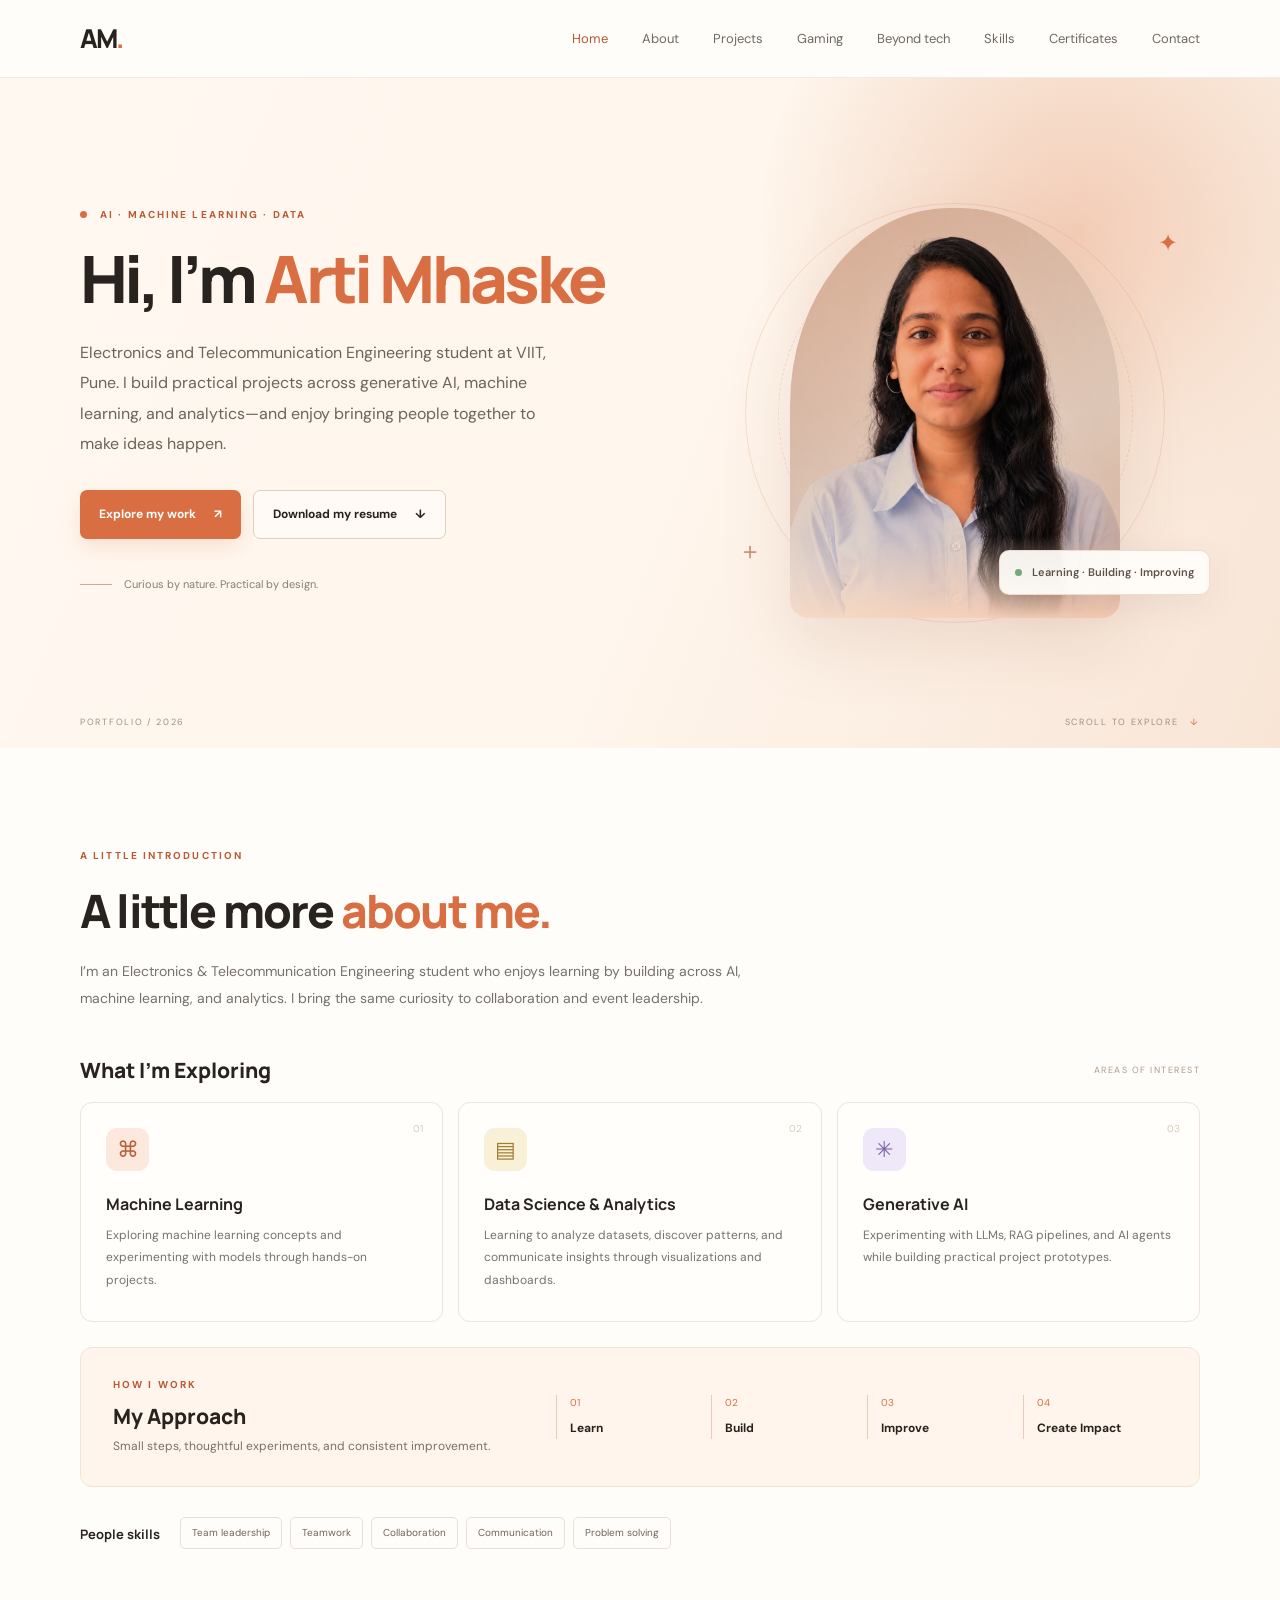
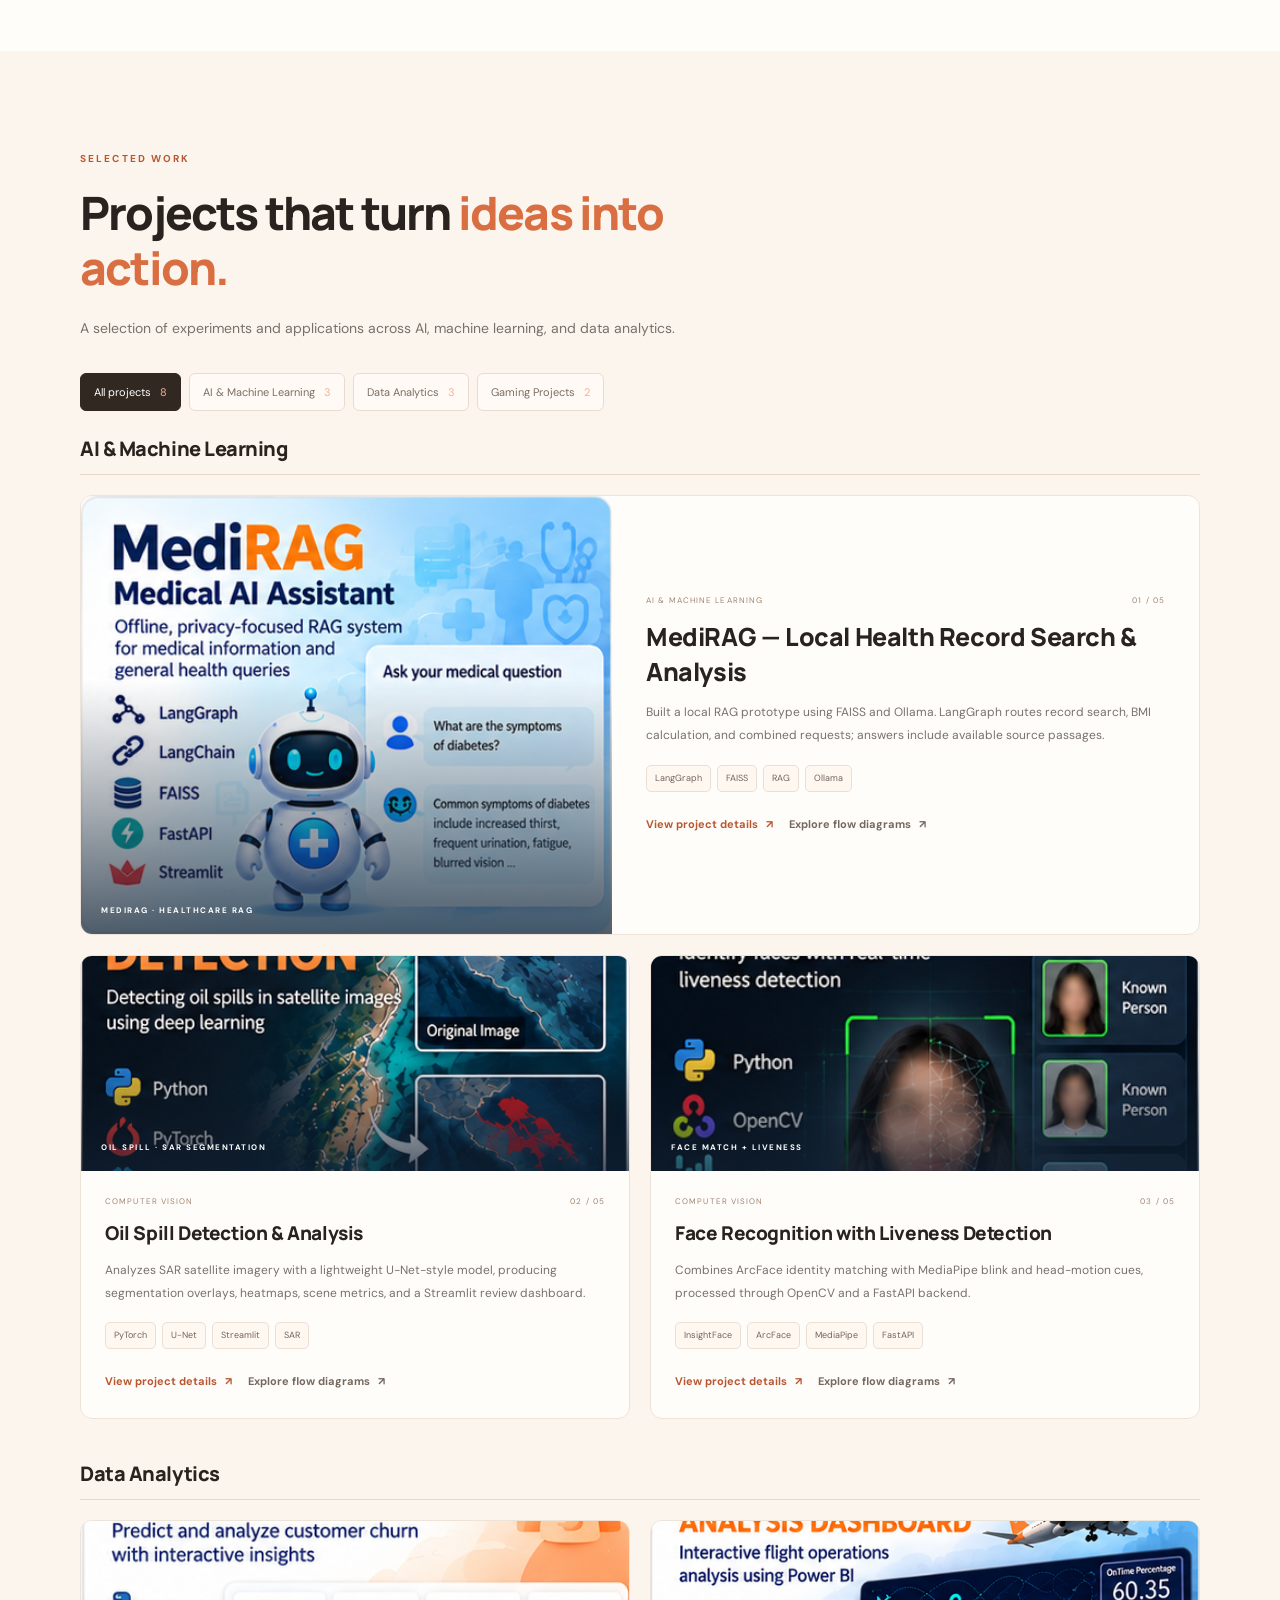
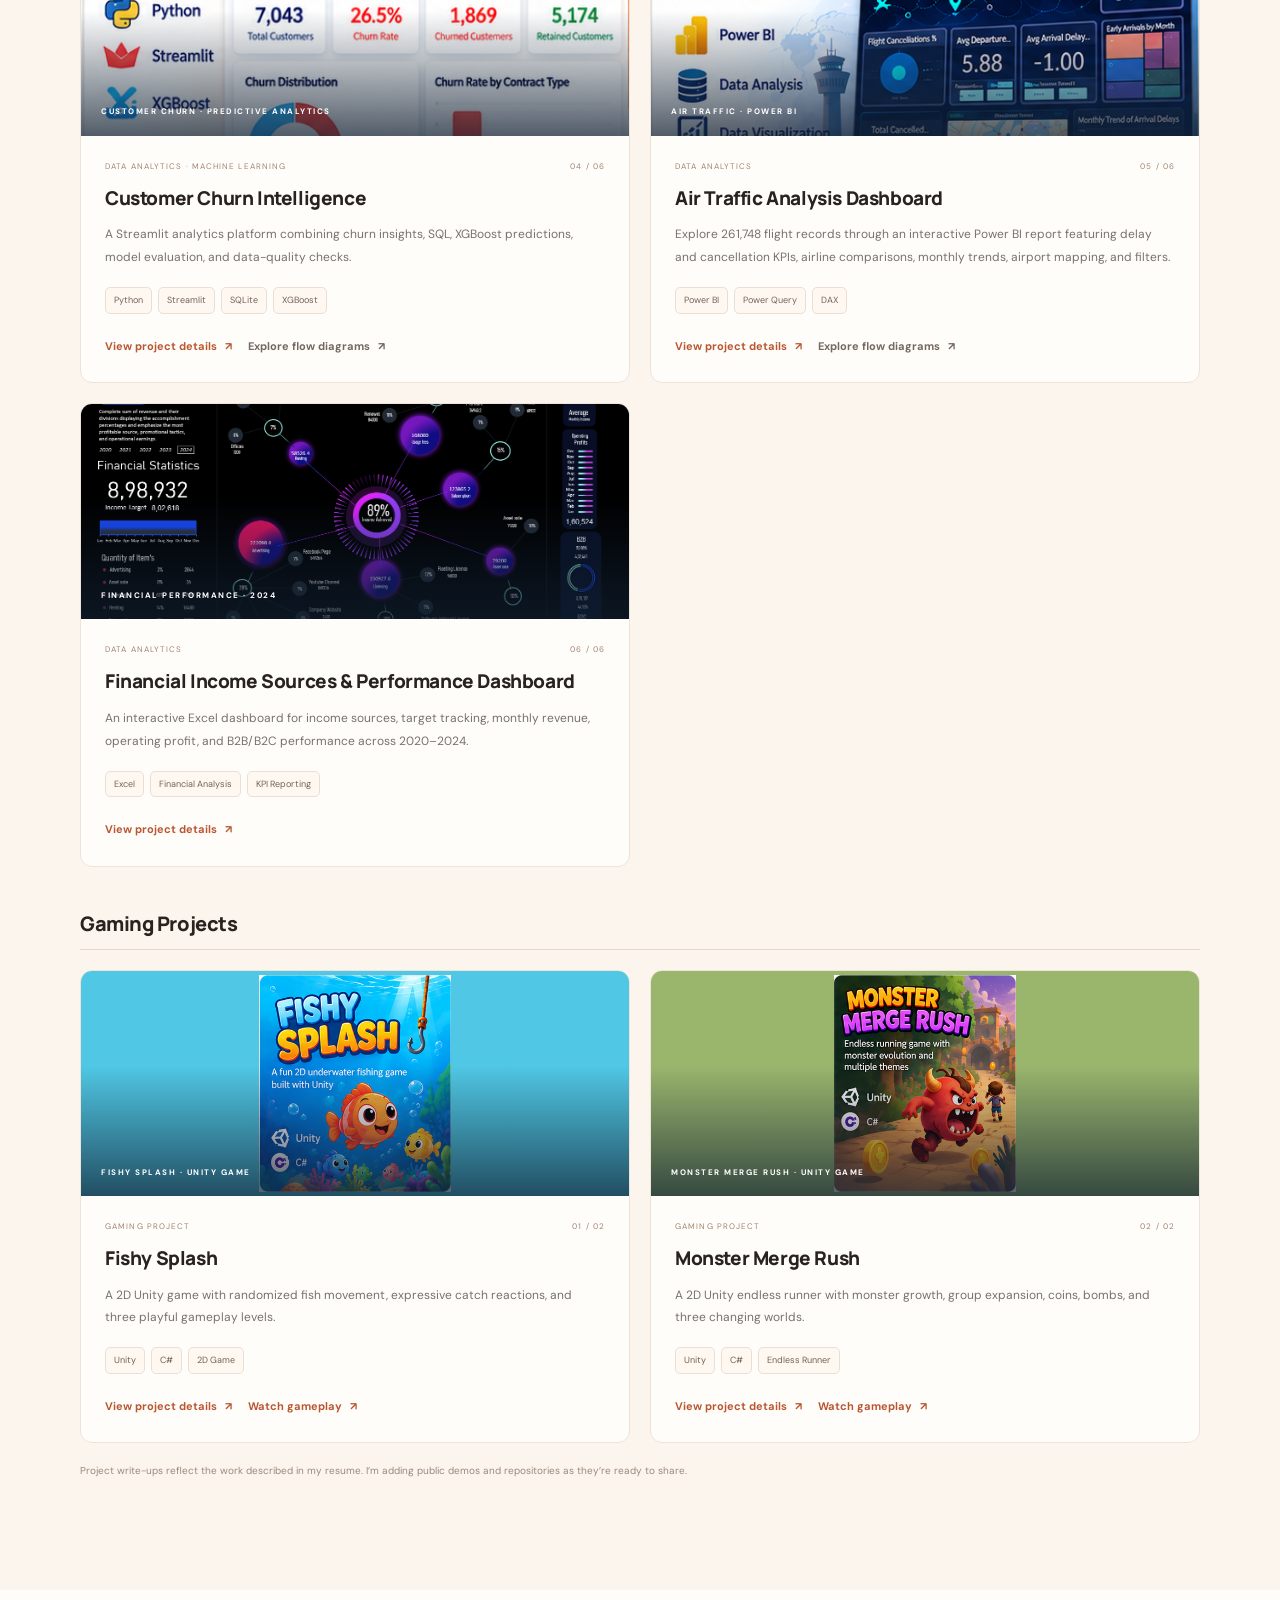
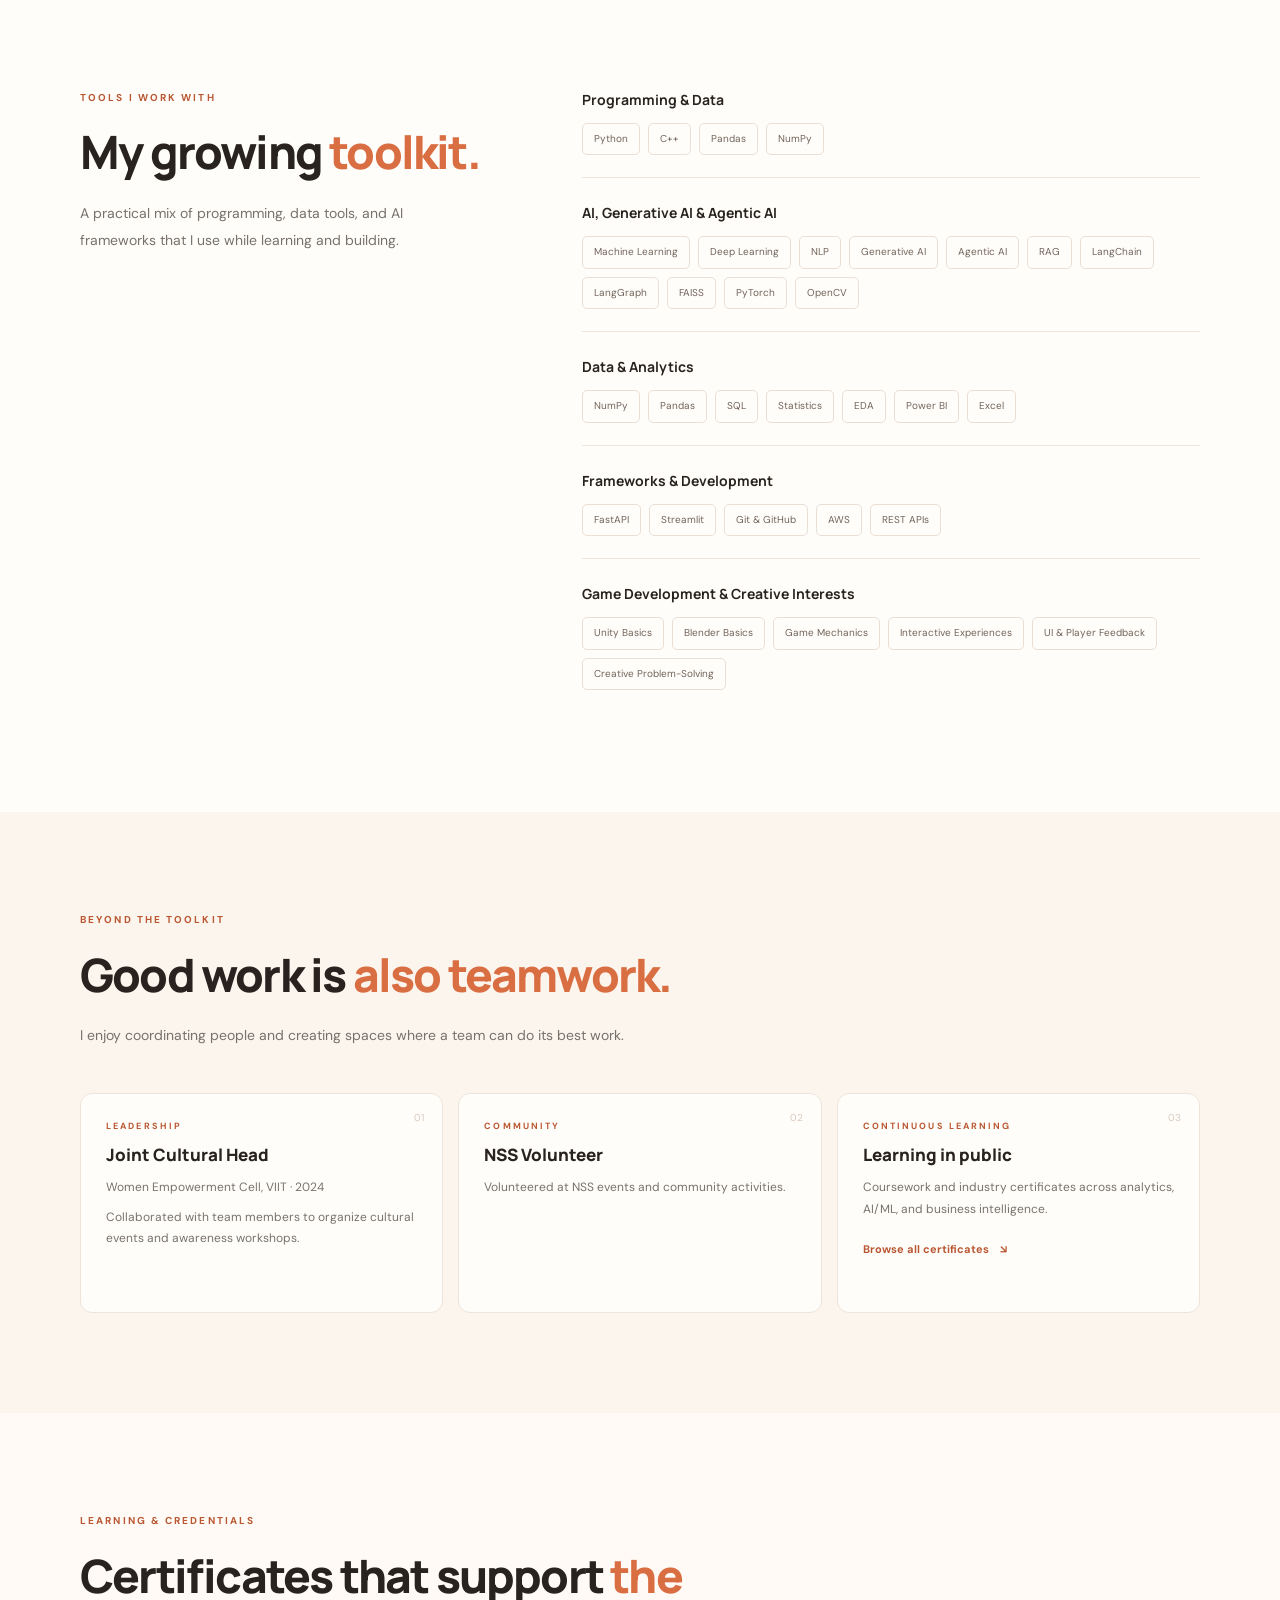
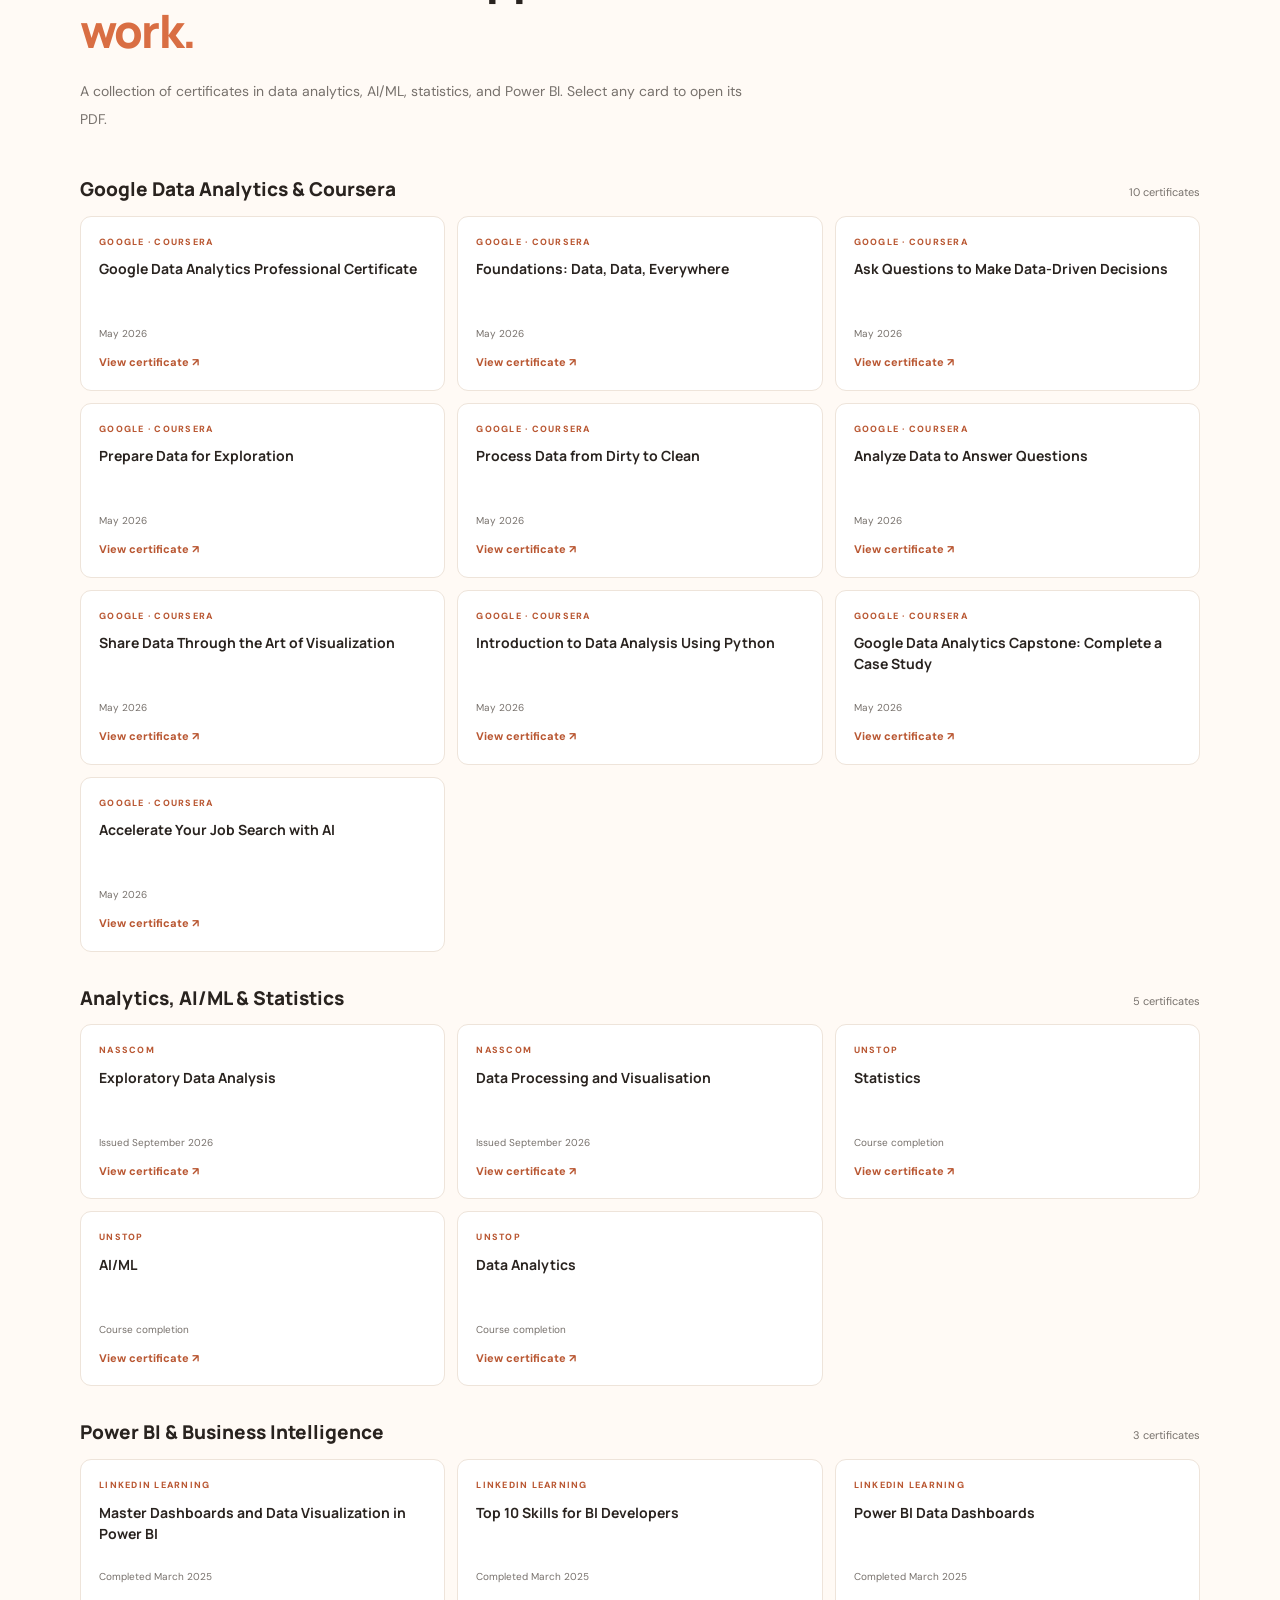
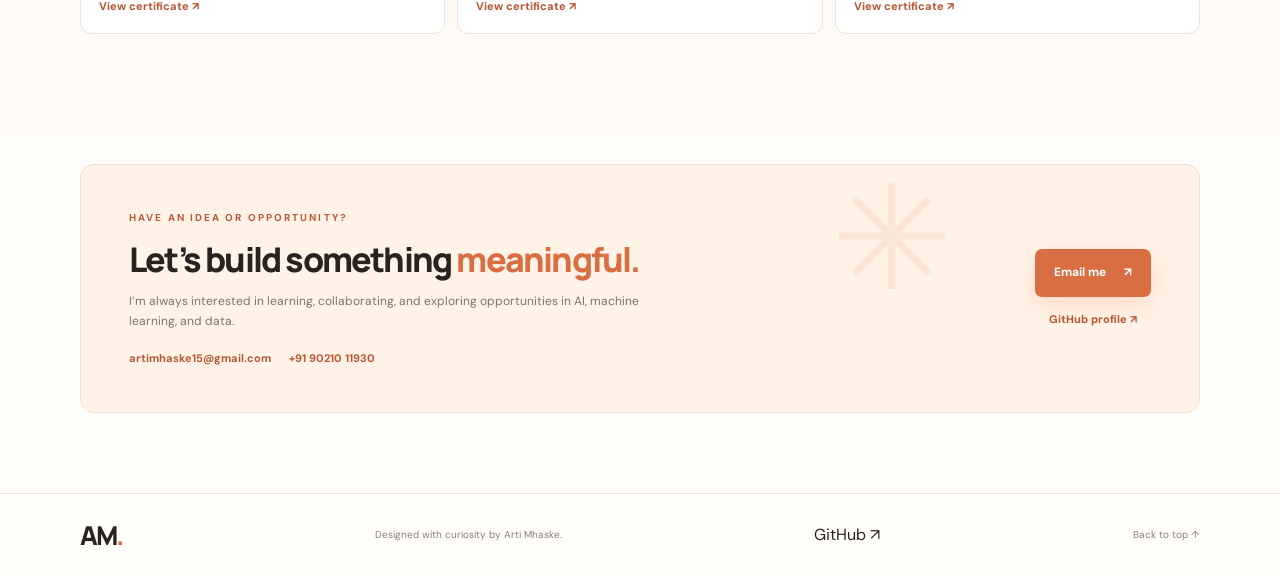
<file: index.html>
<!doctype html>
<html lang="en">
<head>
  <meta charset="utf-8">
  <meta name="viewport" content="width=device-width, initial-scale=1">
  <meta name="theme-color" content="#fff8f0">
  <meta name="description" content="Arti Mhaske — AI, machine learning, generative AI and data analytics portfolio.">
  <meta property="og:title" content="Arti Mhaske — AI & Data Portfolio">
  <meta property="og:description" content="Projects and explorations in AI, machine learning, computer vision and data analytics.">
  <meta property="og:type" content="website">
  <title>Arti Mhaske | AI & Data Portfolio</title>
  <link rel="preconnect" href="https://fonts.googleapis.com">
  <link rel="preconnect" href="https://fonts.gstatic.com" crossorigin>
  <link href="https://fonts.googleapis.com/css2?family=DM+Sans:wght@400;500;600;700&family=Manrope:wght@400;500;600;700;800&display=swap" rel="stylesheet">
  <link rel="stylesheet" href="style.css">
</head>
<body>
  <a class="skip-link" href="#main-content">Skip to content</a>
  <header class="site-header">
    <nav class="nav container" aria-label="Main navigation">
      <a class="wordmark" href="#home" aria-label="Arti Mhaske home">AM<span>.</span></a>
      <button class="menu-toggle" aria-label="Open navigation" aria-controls="primary-navigation" aria-expanded="false"><span></span><span></span></button>
      <div class="nav-links" id="primary-navigation">
        <a href="#home" class="active">Home</a>
        <a href="#about">About</a>
        <a href="#projects">Projects</a>
        <a href="#gaming">Gaming</a>
        <a href="#beyond-tech">Beyond tech</a>
        <a href="#skills">Skills</a>
        <a href="#certificates">Certificates</a>
        <a href="#contact">Contact</a>
      </div>
    </nav>
  </header>

  <main id="main-content">
    <section class="hero section" id="home">
      <div class="hero-wash"></div>
      <div class="container hero-grid">
        <div class="hero-copy">
          <p class="eyebrow"><span class="eyebrow-dot"></span> AI · MACHINE LEARNING · DATA</p>
          <h1>Hi, I’m <span>Arti Mhaske</span></h1>
          <p class="hero-lede">Electronics and Telecommunication Engineering student at VIIT, Pune. I build practical projects across generative AI, machine learning, and analytics—and enjoy bringing people together to make ideas happen.</p>
          <div class="hero-actions">
            <a class="button button-primary" href="#projects">Explore my work <span aria-hidden="true">↗</span></a>
            <a class="button button-secondary" href="Arti_Mhaske_Resume.docx" download>Download my resume <span aria-hidden="true">↓</span></a>
          </div>
          <div class="hero-note"><span class="note-line"></span> Curious by nature. Practical by design.</div>
        </div>
        <div class="hero-visual">
          <div class="portrait-orb orb-one"></div><div class="portrait-orb orb-two"></div>
          <div class="portrait-frame">
            <img src="assets/arti-portrait.png" alt="Portrait of Arti Mhaske" onerror="this.style.display='none';this.parentElement.classList.add('portrait-fallback')">
            <div class="fallback-initials">AM<span>.</span></div>
          </div>
          <div class="floating-card card-bottom"><span class="status-dot"></span><span>Learning · Building · Improving</span></div>
          <div class="decor decor-spark">✦</div><div class="decor decor-plus">＋</div>
        </div>
      </div>
      <div class="hero-bottom container"><span>PORTFOLIO / 2026</span><span>SCROLL TO EXPLORE <span class="down-arrow">↓</span></span></div>
    </section>

    <section class="section about-section" id="about">
      <div class="container">
        <div class="section-heading">
          <p class="eyebrow">A LITTLE INTRODUCTION</p>
          <h2>A little more <span>about me.</span></h2>
          <p class="section-intro">I’m an Electronics & Telecommunication Engineering student who enjoys learning by building across AI, machine learning, and analytics. I bring the same curiosity to collaboration and event leadership.</p>
        </div>
        <div class="explore-heading"><h3>What I’m Exploring</h3><span class="subtle-label">AREAS OF INTEREST</span></div>
        <div class="explore-grid">
          <article class="explore-card"><div class="card-icon icon-peach">⌘</div><h4>Machine Learning</h4><p>Exploring machine learning concepts and experimenting with models through hands-on projects.</p><span class="card-index">01</span></article>
          <article class="explore-card"><div class="card-icon icon-yellow">▤</div><h4>Data Science & Analytics</h4><p>Learning to analyze datasets, discover patterns, and communicate insights through visualizations and dashboards.</p><span class="card-index">02</span></article>
          <article class="explore-card"><div class="card-icon icon-lilac">✳</div><h4>Generative AI</h4><p>Experimenting with LLMs, RAG pipelines, and AI agents while building practical project prototypes.</p><span class="card-index">03</span></article>
        </div>
        <div class="approach-panel">
          <div><p class="eyebrow">HOW I WORK</p><h3>My Approach</h3><p class="approach-copy">Small steps, thoughtful experiments, and consistent improvement.</p></div>
          <div class="approach-steps"><div><span>01</span><strong>Learn</strong></div><div><span>02</span><strong>Build</strong></div><div><span>03</span><strong>Improve</strong></div><div><span>04</span><strong>Create Impact</strong></div></div>
        </div>
        <div class="interest-row people-skills"><h4>People skills</h4><div class="tags"><span>Team leadership</span><span>Teamwork</span><span>Collaboration</span><span>Communication</span><span>Problem solving</span></div></div>
      </div>
    </section>

    <section class="section projects-section" id="projects">
      <div class="container">
        <div class="section-heading projects-title">
          <p class="eyebrow">SELECTED WORK</p><h2>Projects that turn <span>ideas into action.</span></h2>
          <p class="section-intro">A selection of experiments and applications across AI, machine learning, and data analytics.</p>
        </div>
        <div class="project-filters" role="group" aria-label="Filter projects">
          <button class="filter active" data-filter="all" aria-pressed="true">All projects <span>8</span></button>
          <button class="filter" data-filter="ai" aria-pressed="false">AI &amp; Machine Learning <span>3</span></button>
          <button class="filter" data-filter="data" aria-pressed="false">Data Analytics <span>3</span></button>
          <button class="filter" data-filter="gaming" aria-pressed="false">Gaming Projects <span>2</span></button>
        </div>
        <div class="project-grid">
          <h3 class="project-category-title" data-category="ai">AI &amp; Machine Learning</h3>
          <article class="project-card featured" data-category="ai">
            <div class="project-art project-art-image"><img src="assets/project-covers/medirag.png" alt="MediRAG portfolio cover showing the medical RAG assistant concept and document-grounded health questions" loading="lazy"><span class="art-caption">MEDIRAG · HEALTHCARE RAG</span></div>
            <div class="project-content"><div class="project-meta"><span>AI & MACHINE LEARNING</span><span>01 / 05</span></div><h3>MediRAG — Local Health Record Search & Analysis</h3><p>Built a local RAG prototype using FAISS and Ollama. LangGraph routes record search, BMI calculation, and combined requests; answers include available source passages.</p><div class="tech-tags"><span>LangGraph</span><span>FAISS</span><span>RAG</span><span>Ollama</span></div><a class="text-link" href="project.html?project=medirag">View project details <span>↗</span></a><a class="text-link project-flow-link" href="medirag-flow-diagrams.html">Explore flow diagrams <span>↗</span></a></div>
          </article>
          <article class="project-card" data-category="ai">
            <div class="project-art project-art-image"><img src="assets/project-covers/oil-spill.png" alt="Oil Spill Detection project cover showing satellite imagery and a detected spill-region overlay" loading="lazy"><span class="art-caption">OIL SPILL · SAR SEGMENTATION</span></div>
            <div class="project-content"><div class="project-meta"><span>COMPUTER VISION</span><span>02 / 05</span></div><h3>Oil Spill Detection & Analysis</h3><p>Analyzes SAR satellite imagery with a lightweight U-Net-style model, producing segmentation overlays, heatmaps, scene metrics, and a Streamlit review dashboard.</p><div class="tech-tags"><span>PyTorch</span><span>U-Net</span><span>Streamlit</span><span>SAR</span></div><a class="text-link" href="project.html?project=oil-spill">View project details <span>↗</span></a><a class="text-link project-flow-link" href="oil-spill-flow-diagrams.html">Explore flow diagrams <span>↗</span></a></div>
          </article>
          <article class="project-card" data-category="ai">
            <div class="project-art project-art-image"><img src="assets/project-covers/face-liveness.png" alt="Face recognition and liveness project cover with facial landmarks and identity-matching concepts" loading="lazy"><span class="art-caption">FACE MATCH + LIVENESS</span></div>
            <div class="project-content"><div class="project-meta"><span>COMPUTER VISION</span><span>03 / 05</span></div><h3>Face Recognition with Liveness Detection</h3><p>Combines ArcFace identity matching with MediaPipe blink and head-motion cues, processed through OpenCV and a FastAPI backend.</p><div class="tech-tags"><span>InsightFace</span><span>ArcFace</span><span>MediaPipe</span><span>FastAPI</span></div><a class="text-link" href="project.html?project=face-liveness">View project details <span>↗</span></a><a class="text-link project-flow-link" href="face-recognition-flow-diagrams.html">Explore flow diagrams <span>↗</span></a></div>
          </article>
          <h3 class="project-category-title" data-category="data">Data Analytics</h3>
          <article class="project-card" data-category="data">
            <div class="project-art project-art-image"><img src="assets/project-covers/customer-churn.png" alt="Customer churn project cover with churn-rate KPIs and customer segment charts" loading="lazy"><span class="art-caption">CUSTOMER CHURN · PREDICTIVE ANALYTICS</span></div>
            <div class="project-content"><div class="project-meta"><span>DATA ANALYTICS · MACHINE LEARNING</span><span>04 / 06</span></div><h3>Customer Churn Intelligence</h3><p>A Streamlit analytics platform combining churn insights, SQL, XGBoost predictions, model evaluation, and data-quality checks.</p><div class="tech-tags"><span>Python</span><span>Streamlit</span><span>SQLite</span><span>XGBoost</span></div><a class="text-link" href="project.html?project=customer-churn">View project details <span>↗</span></a><a class="text-link project-flow-link" href="customer-churn-flow-diagrams.html">Explore flow diagrams <span>↗</span></a></div>
          </article>
          <article class="project-card" data-category="data">
            <div class="project-art project-art-image"><img src="assets/project-covers/air-traffic.png" alt="Air Traffic Analysis project cover showing flight operations and Power BI dashboard visuals" loading="lazy"><span class="art-caption">AIR TRAFFIC · POWER BI</span></div>
            <div class="project-content"><div class="project-meta"><span>DATA ANALYTICS</span><span>05 / 06</span></div><h3>Air Traffic Analysis Dashboard</h3><p>Explore 261,748 flight records through an interactive Power BI report featuring delay and cancellation KPIs, airline comparisons, monthly trends, airport mapping, and filters.</p><div class="tech-tags"><span>Power BI</span><span>Power Query</span><span>DAX</span></div><a class="text-link" href="project.html?project=air-traffic">View project details <span>↗</span></a><a class="text-link project-flow-link" href="air-traffic-flow-diagrams.html">Explore flow diagrams <span>↗</span></a></div>
          </article>
          <article class="project-card" data-category="data">
            <div class="project-art project-art-image"><img src="assets/projects/income-dashboard-2024.png" alt="Financial income sources and performance dashboard for 2024" loading="lazy"><span class="art-caption">FINANCIAL PERFORMANCE · 2024</span></div>
            <div class="project-content"><div class="project-meta"><span>DATA ANALYTICS</span><span>06 / 06</span></div><h3>Financial Income Sources &amp; Performance Dashboard</h3><p>An interactive Excel dashboard for income sources, target tracking, monthly revenue, operating profit, and B2B/B2C performance across 2020–2024.</p><div class="tech-tags"><span>Excel</span><span>Financial Analysis</span><span>KPI Reporting</span></div><a class="text-link" href="project.html?project=business-dashboard">View project details <span>↗</span></a></div>
          </article>
          <h3 class="project-category-title" id="gaming" data-category="gaming">Gaming Projects</h3>
          <article class="project-card game-card" data-category="gaming">
            <div class="project-art project-art-image project-cover-contained project-cover-fishy"><img src="assets/project-covers/fishy-splash.png" alt="Fishy Splash project cover featuring the cartoon underwater fishing game" loading="lazy"><span class="art-caption">FISHY SPLASH · UNITY GAME</span></div>
            <div class="project-content"><div class="project-meta"><span>GAMING PROJECT</span><span>01 / 02</span></div><h3>Fishy Splash</h3><p>A 2D Unity game with randomized fish movement, expressive catch reactions, and three playful gameplay levels.</p><div class="tech-tags"><span>Unity</span><span>C#</span><span>2D Game</span></div><a class="text-link" href="project.html?project=fishy-splash">View project details <span>↗</span></a><a class="text-link" href="project.html?project=fishy-splash#gameplay-videos">Watch gameplay <span>↗</span></a></div>
          </article>
          <article class="project-card game-card" data-category="gaming">
            <div class="project-art project-art-image project-cover-contained project-cover-monster"><img src="assets/project-covers/monster-merge-rush.png" alt="Monster Merge Rush project cover showing the monster runner game and collectible coins" loading="lazy"><span class="art-caption">MONSTER MERGE RUSH · UNITY GAME</span></div>
            <div class="project-content"><div class="project-meta"><span>GAMING PROJECT</span><span>02 / 02</span></div><h3>Monster Merge Rush</h3><p>A 2D Unity endless runner with monster growth, group expansion, coins, bombs, and three changing worlds.</p><div class="tech-tags"><span>Unity</span><span>C#</span><span>Endless Runner</span></div><a class="text-link" href="project.html?project=monstermerge-rush">View project details <span>↗</span></a><a class="text-link" href="project.html?project=monstermerge-rush#gameplay-videos">Watch gameplay <span>↗</span></a></div>
          </article>
        </div>
        <p class="projects-footnote">Project write-ups reflect the work described in my resume. I’m adding public demos and repositories as they’re ready to share.</p>
      </div>
    </section>

    <section class="section skills-section" id="skills">
      <div class="container skills-layout">
        <div><p class="eyebrow">TOOLS I WORK WITH</p><h2>My growing <span>toolkit.</span></h2><p class="section-intro">A practical mix of programming, data tools, and AI frameworks that I use while learning and building.</p></div>
        <div class="skills-content">
          <div class="skill-group"><h3>Programming & Data</h3><div class="tags"><span>Python</span><span>C++</span><span>Pandas</span><span>NumPy</span></div></div>
          <div class="skill-group"><h3>AI, Generative AI & Agentic AI</h3><div class="tags"><span>Machine Learning</span><span>Deep Learning</span><span>NLP</span><span>Generative AI</span><span>Agentic AI</span><span>RAG</span><span>LangChain</span><span>LangGraph</span><span>FAISS</span><span>PyTorch</span><span>OpenCV</span></div></div>
          <div class="skill-group"><h3>Data & Analytics</h3><div class="tags"><span>NumPy</span><span>Pandas</span><span>SQL</span><span>Statistics</span><span>EDA</span><span>Power BI</span><span>Excel</span></div></div>
          <div class="skill-group"><h3>Frameworks & Development</h3><div class="tags"><span>FastAPI</span><span>Streamlit</span><span>Git & GitHub</span><span>AWS</span><span>REST APIs</span></div></div>
          <div class="skill-group"><h3>Game Development & Creative Interests</h3><div class="tags"><span>Unity Basics</span><span>Blender Basics</span><span>Game Mechanics</span><span>Interactive Experiences</span><span>UI & Player Feedback</span><span>Creative Problem-Solving</span></div></div>
        </div>
      </div>
    </section>

    <section class="section beyond-section" id="beyond-tech">
      <div class="container">
        <div class="section-heading"><p class="eyebrow">BEYOND THE TOOLKIT</p><h2>Good work is <span>also teamwork.</span></h2><p class="section-intro">I enjoy coordinating people and creating spaces where a team can do its best work.</p></div>
        <div class="beyond-grid">
          <article class="beyond-card"><span class="beyond-number">01</span><p class="eyebrow">LEADERSHIP</p><h3>Joint Cultural Head</h3><p>Women Empowerment Cell, VIIT · 2024</p><p>Collaborated with team members to organize cultural events and awareness workshops.</p></article>
          <article class="beyond-card"><span class="beyond-number">02</span><p class="eyebrow">COMMUNITY</p><h3>NSS Volunteer</h3><p>Volunteered at NSS events and community activities.</p></article>
          <article class="beyond-card certification-card"><span class="beyond-number">03</span><p class="eyebrow">CONTINUOUS LEARNING</p><h3>Learning in public</h3><p>Coursework and industry certificates across analytics, AI/ML, and business intelligence.</p><a class="text-link" href="#certificates">Browse all certificates <span>↘</span></a></article>
        </div>
      </div>
    </section>

    <section class="section certificates-section" id="certificates">
      <div class="container">
        <div class="section-heading"><p class="eyebrow">LEARNING &amp; CREDENTIALS</p><h2>Certificates that support <span>the work.</span></h2><p class="section-intro">A collection of certificates in data analytics, AI/ML, statistics, and Power BI. Select any card to open its PDF.</p></div>
        <div class="certificate-group"><div class="certificate-group-heading"><h3>Google Data Analytics &amp; Coursera</h3><span>10 certificates</span></div><div class="certificate-grid">
          <a class="certificate-card" href="assets/certificates/coursera-google-data-analytics-professional-certificate.pdf" target="_blank" rel="noopener"><span class="certificate-issuer">GOOGLE · COURSERA</span><h4>Google Data Analytics Professional Certificate</h4><span class="certificate-date">May 2026</span><span class="certificate-open">View certificate ↗</span></a>
          <a class="certificate-card" href="assets/certificates/coursera-foundations-data-everywhere.pdf" target="_blank" rel="noopener"><span class="certificate-issuer">GOOGLE · COURSERA</span><h4>Foundations: Data, Data, Everywhere</h4><span class="certificate-date">May 2026</span><span class="certificate-open">View certificate ↗</span></a>
          <a class="certificate-card" href="assets/certificates/coursera-ask-questions-data-driven-decisions.pdf" target="_blank" rel="noopener"><span class="certificate-issuer">GOOGLE · COURSERA</span><h4>Ask Questions to Make Data-Driven Decisions</h4><span class="certificate-date">May 2026</span><span class="certificate-open">View certificate ↗</span></a>
          <a class="certificate-card" href="assets/certificates/coursera-prepare-data-for-exploration.pdf" target="_blank" rel="noopener"><span class="certificate-issuer">GOOGLE · COURSERA</span><h4>Prepare Data for Exploration</h4><span class="certificate-date">May 2026</span><span class="certificate-open">View certificate ↗</span></a>
          <a class="certificate-card" href="assets/certificates/coursera-process-data-dirty-to-clean.pdf" target="_blank" rel="noopener"><span class="certificate-issuer">GOOGLE · COURSERA</span><h4>Process Data from Dirty to Clean</h4><span class="certificate-date">May 2026</span><span class="certificate-open">View certificate ↗</span></a>
          <a class="certificate-card" href="assets/certificates/coursera-analyze-data-answer-questions.pdf" target="_blank" rel="noopener"><span class="certificate-issuer">GOOGLE · COURSERA</span><h4>Analyze Data to Answer Questions</h4><span class="certificate-date">May 2026</span><span class="certificate-open">View certificate ↗</span></a>
          <a class="certificate-card" href="assets/certificates/coursera-share-data-visualization.pdf" target="_blank" rel="noopener"><span class="certificate-issuer">GOOGLE · COURSERA</span><h4>Share Data Through the Art of Visualization</h4><span class="certificate-date">May 2026</span><span class="certificate-open">View certificate ↗</span></a>
          <a class="certificate-card" href="assets/certificates/coursera-introduction-data-analysis-python.pdf" target="_blank" rel="noopener"><span class="certificate-issuer">GOOGLE · COURSERA</span><h4>Introduction to Data Analysis Using Python</h4><span class="certificate-date">May 2026</span><span class="certificate-open">View certificate ↗</span></a>
          <a class="certificate-card" href="assets/certificates/coursera-google-data-analytics-capstone.pdf" target="_blank" rel="noopener"><span class="certificate-issuer">GOOGLE · COURSERA</span><h4>Google Data Analytics Capstone: Complete a Case Study</h4><span class="certificate-date">May 2026</span><span class="certificate-open">View certificate ↗</span></a>
          <a class="certificate-card" href="assets/certificates/coursera-accelerate-job-search-ai.pdf" target="_blank" rel="noopener"><span class="certificate-issuer">GOOGLE · COURSERA</span><h4>Accelerate Your Job Search with AI</h4><span class="certificate-date">May 2026</span><span class="certificate-open">View certificate ↗</span></a>
        </div></div>
        <div class="certificate-group"><div class="certificate-group-heading"><h3>Analytics, AI/ML &amp; Statistics</h3><span>5 certificates</span></div><div class="certificate-grid">
          <a class="certificate-card" href="assets/certificates/nasscom-exploratory-data-analysis.pdf" target="_blank" rel="noopener"><span class="certificate-issuer">NASSCOM</span><h4>Exploratory Data Analysis</h4><span class="certificate-date">Issued September 2026</span><span class="certificate-open">View certificate ↗</span></a>
          <a class="certificate-card" href="assets/certificates/nasscom-data-processing-visualisation.pdf" target="_blank" rel="noopener"><span class="certificate-issuer">NASSCOM</span><h4>Data Processing and Visualisation</h4><span class="certificate-date">Issued September 2026</span><span class="certificate-open">View certificate ↗</span></a>
          <a class="certificate-card" href="assets/certificates/unstop-statistics.pdf" target="_blank" rel="noopener"><span class="certificate-issuer">UNSTOP</span><h4>Statistics</h4><span class="certificate-date">Course completion</span><span class="certificate-open">View certificate ↗</span></a>
          <a class="certificate-card" href="assets/certificates/unstop-ai-ml.pdf" target="_blank" rel="noopener"><span class="certificate-issuer">UNSTOP</span><h4>AI/ML</h4><span class="certificate-date">Course completion</span><span class="certificate-open">View certificate ↗</span></a>
          <a class="certificate-card" href="assets/certificates/unstop-data-analytics.pdf" target="_blank" rel="noopener"><span class="certificate-issuer">UNSTOP</span><h4>Data Analytics</h4><span class="certificate-date">Course completion</span><span class="certificate-open">View certificate ↗</span></a>
        </div></div>
        <div class="certificate-group"><div class="certificate-group-heading"><h3>Power BI &amp; Business Intelligence</h3><span>3 certificates</span></div><div class="certificate-grid">
          <a class="certificate-card" href="assets/certificates/linkedin-master-dashboards-data-visualization-power-bi.pdf" target="_blank" rel="noopener"><span class="certificate-issuer">LINKEDIN LEARNING</span><h4>Master Dashboards and Data Visualization in Power BI</h4><span class="certificate-date">Completed March 2025</span><span class="certificate-open">View certificate ↗</span></a>
          <a class="certificate-card" href="assets/certificates/linkedin-top-10-skills-bi-developers.pdf" target="_blank" rel="noopener"><span class="certificate-issuer">LINKEDIN LEARNING</span><h4>Top 10 Skills for BI Developers</h4><span class="certificate-date">Completed March 2025</span><span class="certificate-open">View certificate ↗</span></a>
          <a class="certificate-card" href="assets/certificates/linkedin-power-bi-data-dashboards.pdf" target="_blank" rel="noopener"><span class="certificate-issuer">LINKEDIN LEARNING</span><h4>Power BI Data Dashboards</h4><span class="certificate-date">Completed March 2025</span><span class="certificate-open">View certificate ↗</span></a>
        </div></div>
      </div>
    </section>

    <section class="contact-section section" id="contact">
        <div class="container contact-panel"><div><p class="eyebrow">HAVE AN IDEA OR OPPORTUNITY?</p><h2>Let’s build something <span>meaningful.</span></h2><p>I’m always interested in learning, collaborating, and exploring opportunities in AI, machine learning, and data.</p><div class="contact-details"><a href="mailto:artimhaske15@gmail.com">artimhaske15@gmail.com</a><a href="tel:+919021011930">+91 90210 11930</a></div></div><div class="contact-actions"><a class="button button-primary" href="mailto:artimhaske15@gmail.com?subject=Portfolio%20Opportunity">Email me <span>↗</span></a><a class="text-link" href="https://github.com/ArtiMhaske34" target="_blank" rel="noopener noreferrer">GitHub profile ↗</a></div><span class="contact-decoration" aria-hidden="true">✳</span></div>
    </section>
  </main>
  <footer class="footer"><div class="container footer-inner"><a class="wordmark" href="#home">AM<span>.</span></a><p>Designed with curiosity by Arti Mhaske.</p><a href="https://github.com/ArtiMhaske34" target="_blank" rel="noopener noreferrer">GitHub ↗</a><a href="#home">Back to top ↑</a></div></footer>
  <script src="script.js"></script>
</body>
</html>
</file>
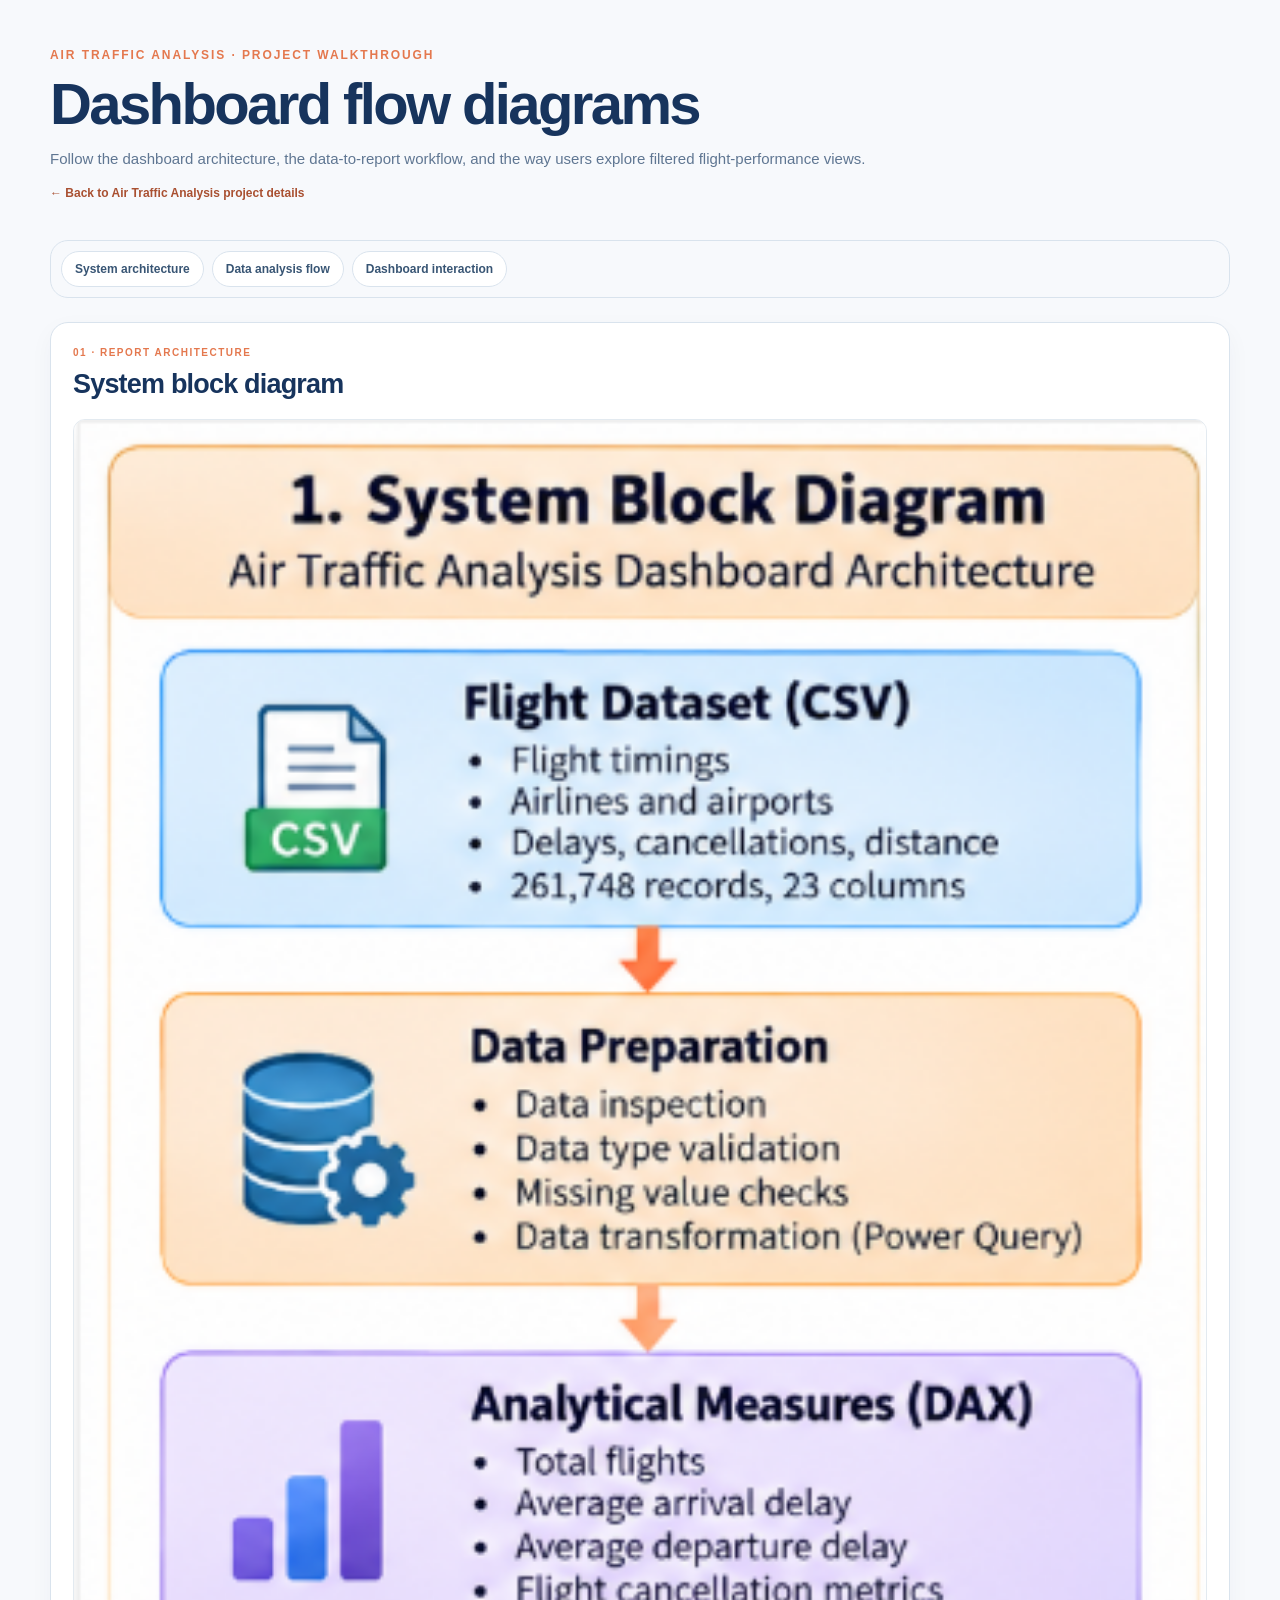
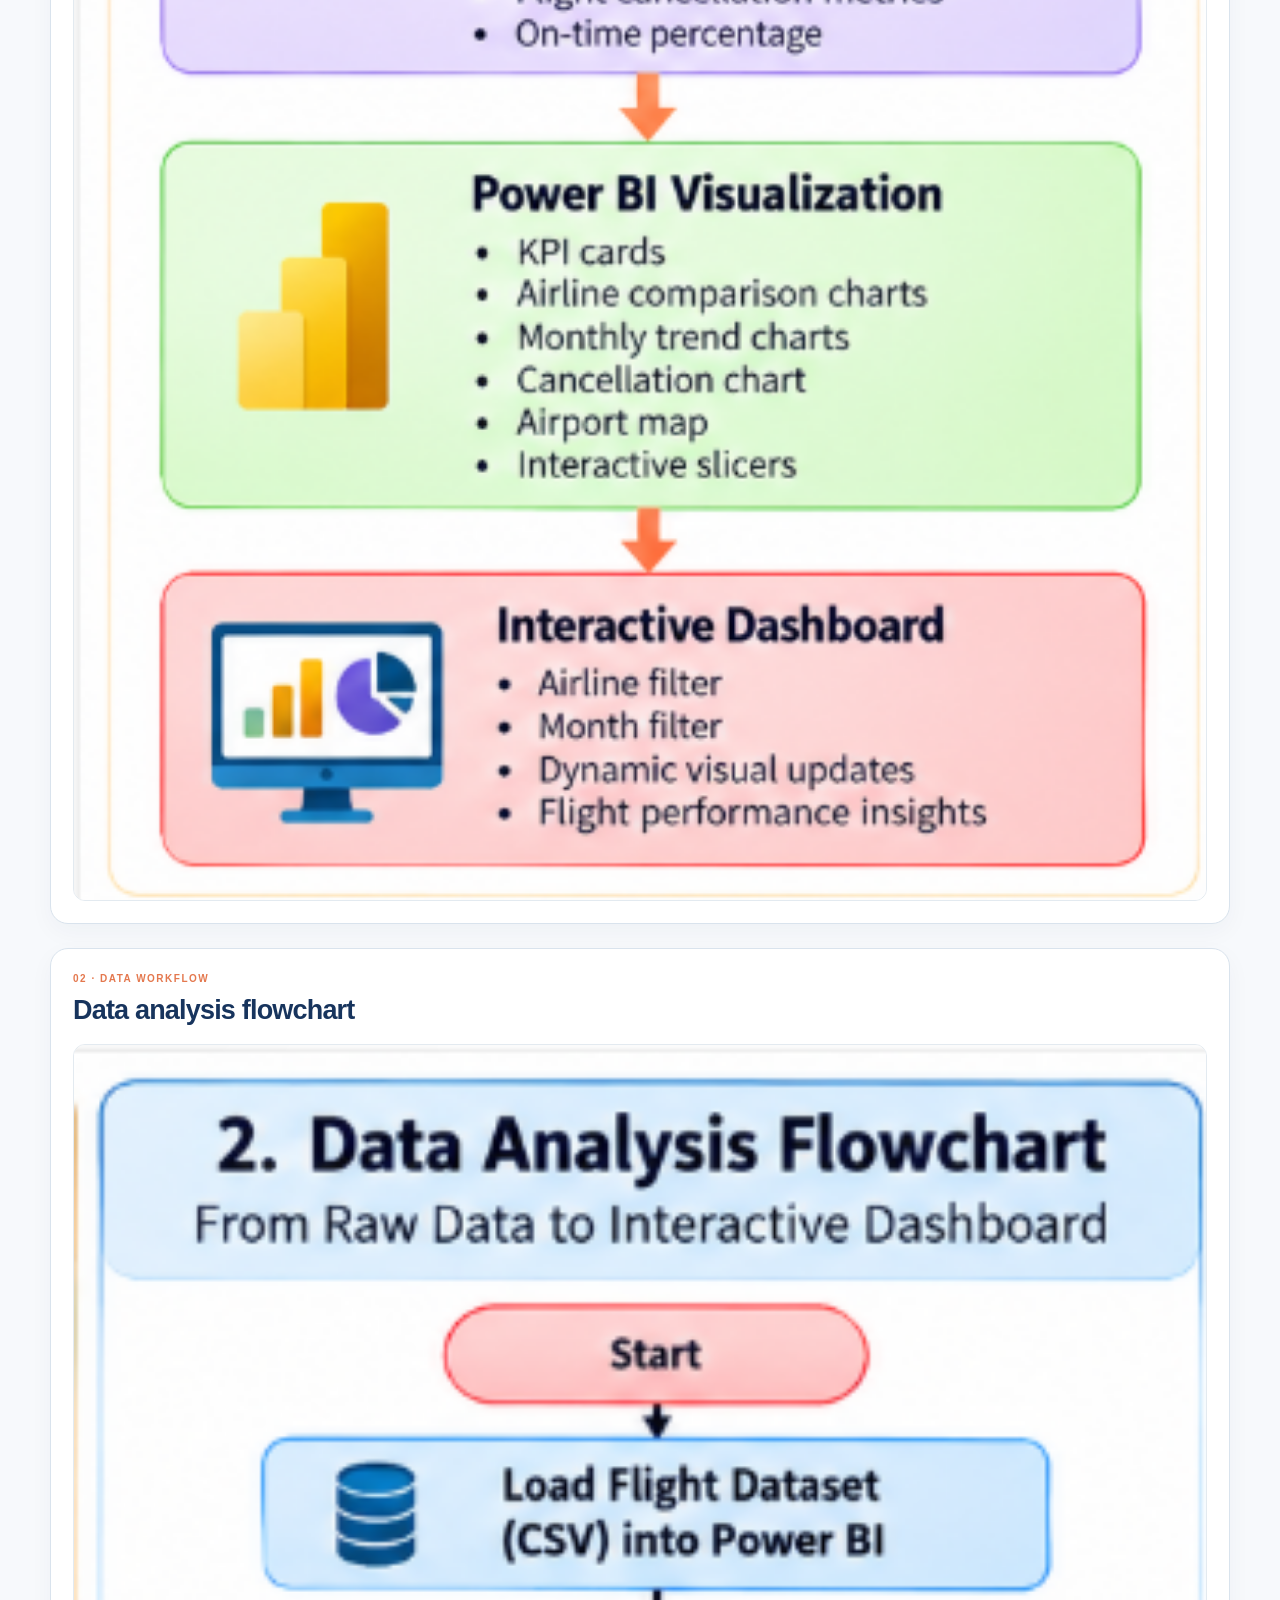
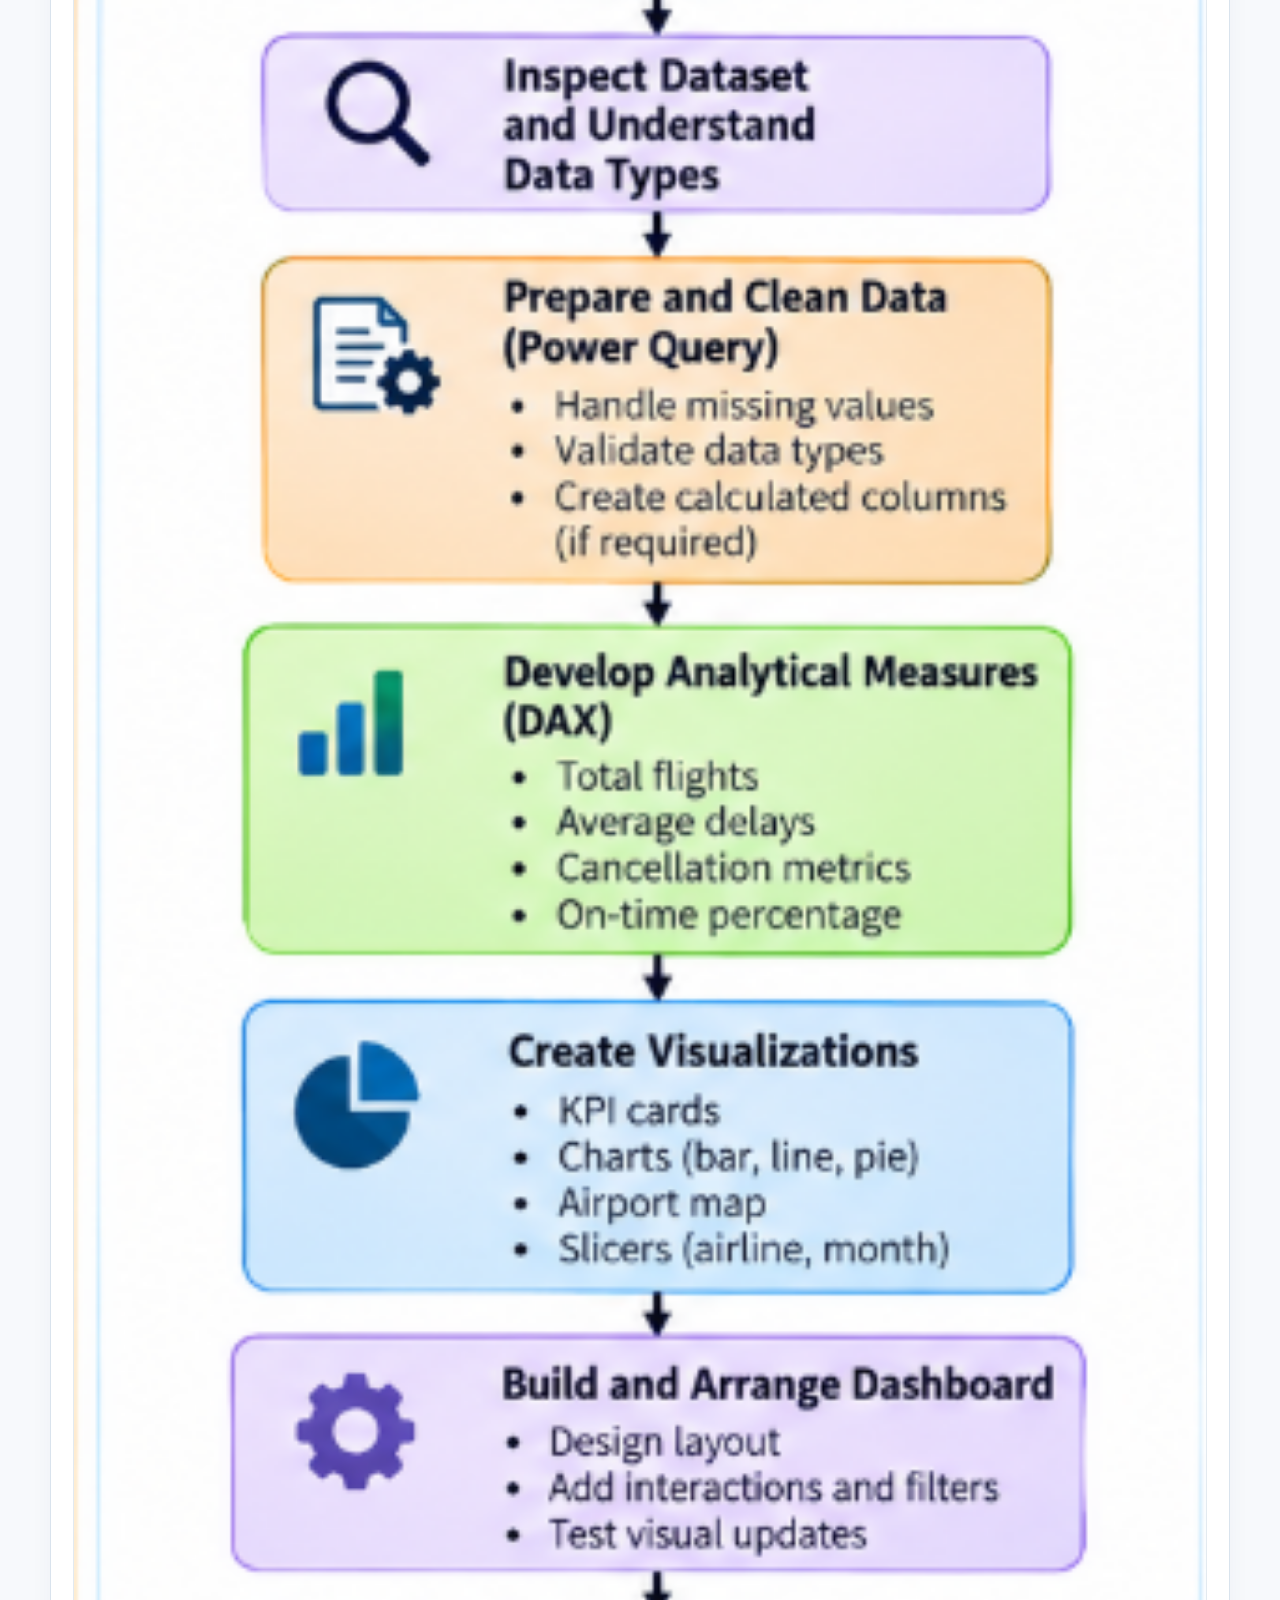
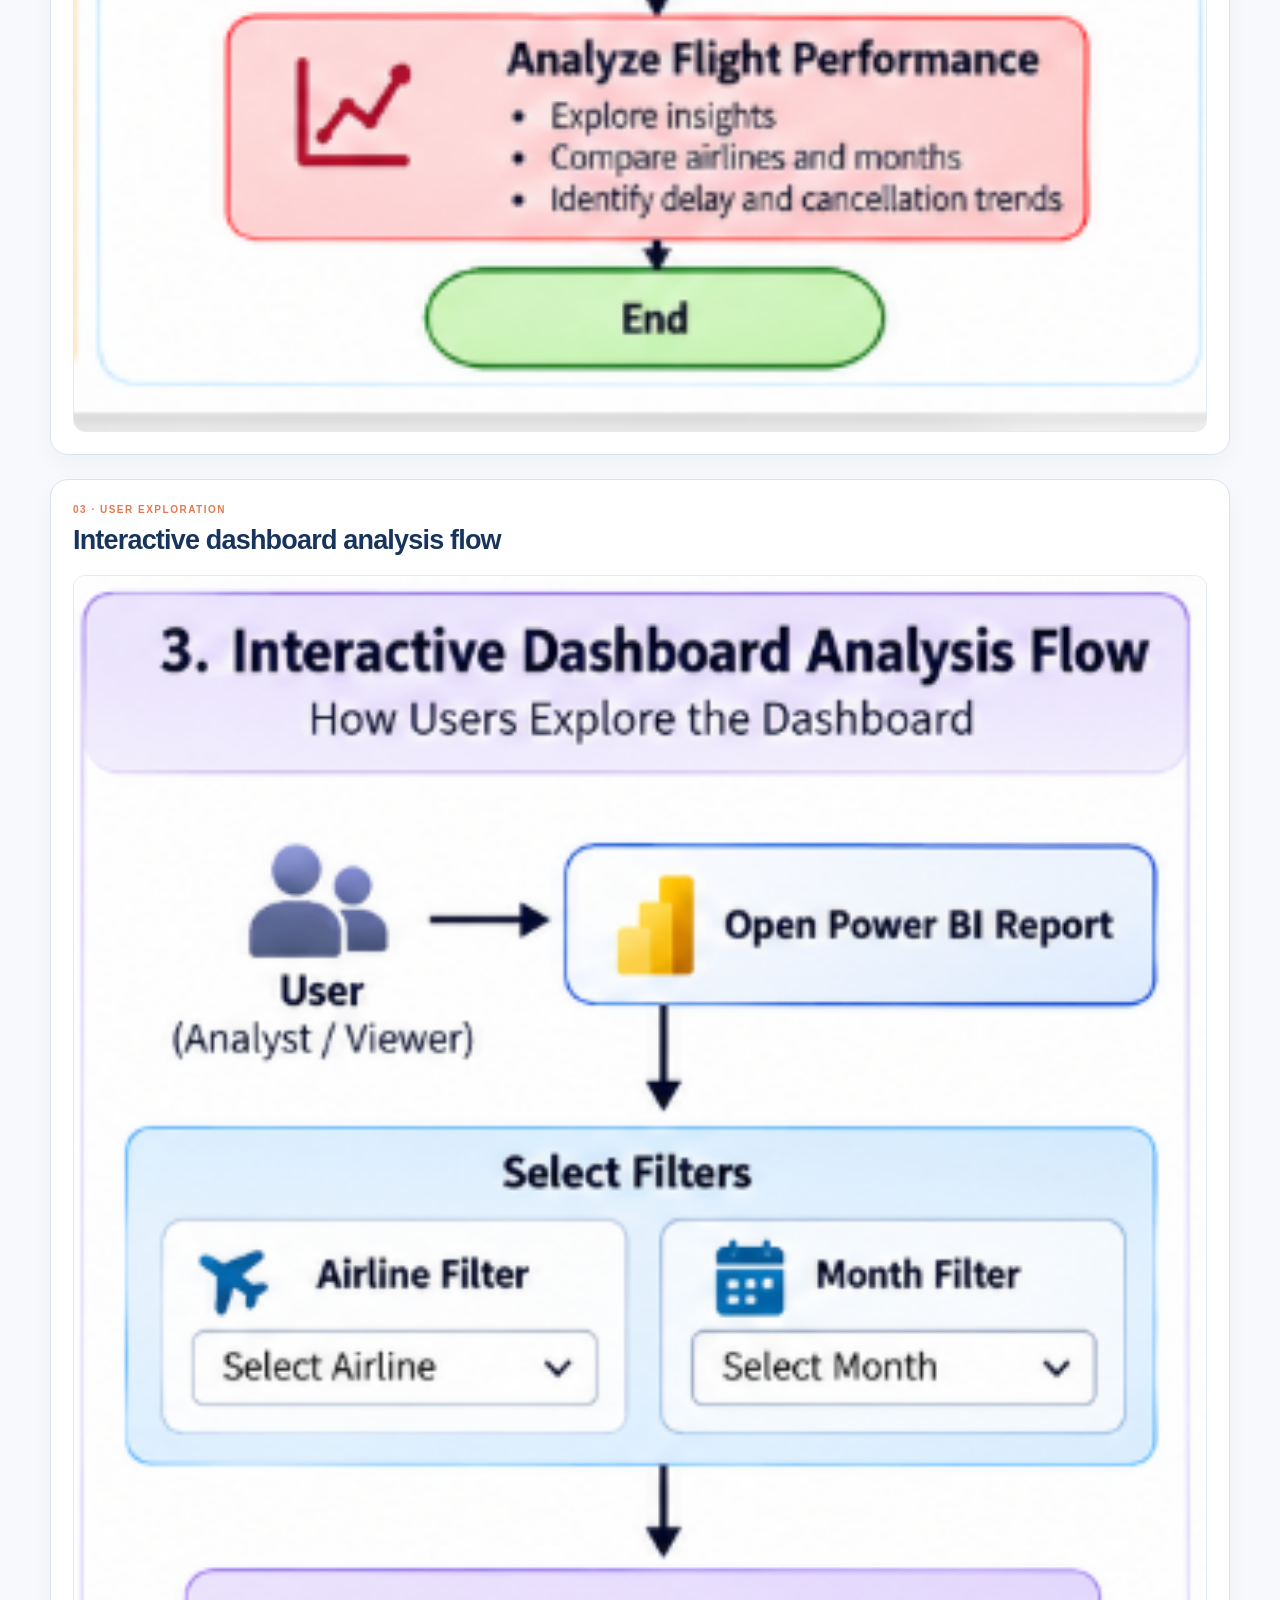
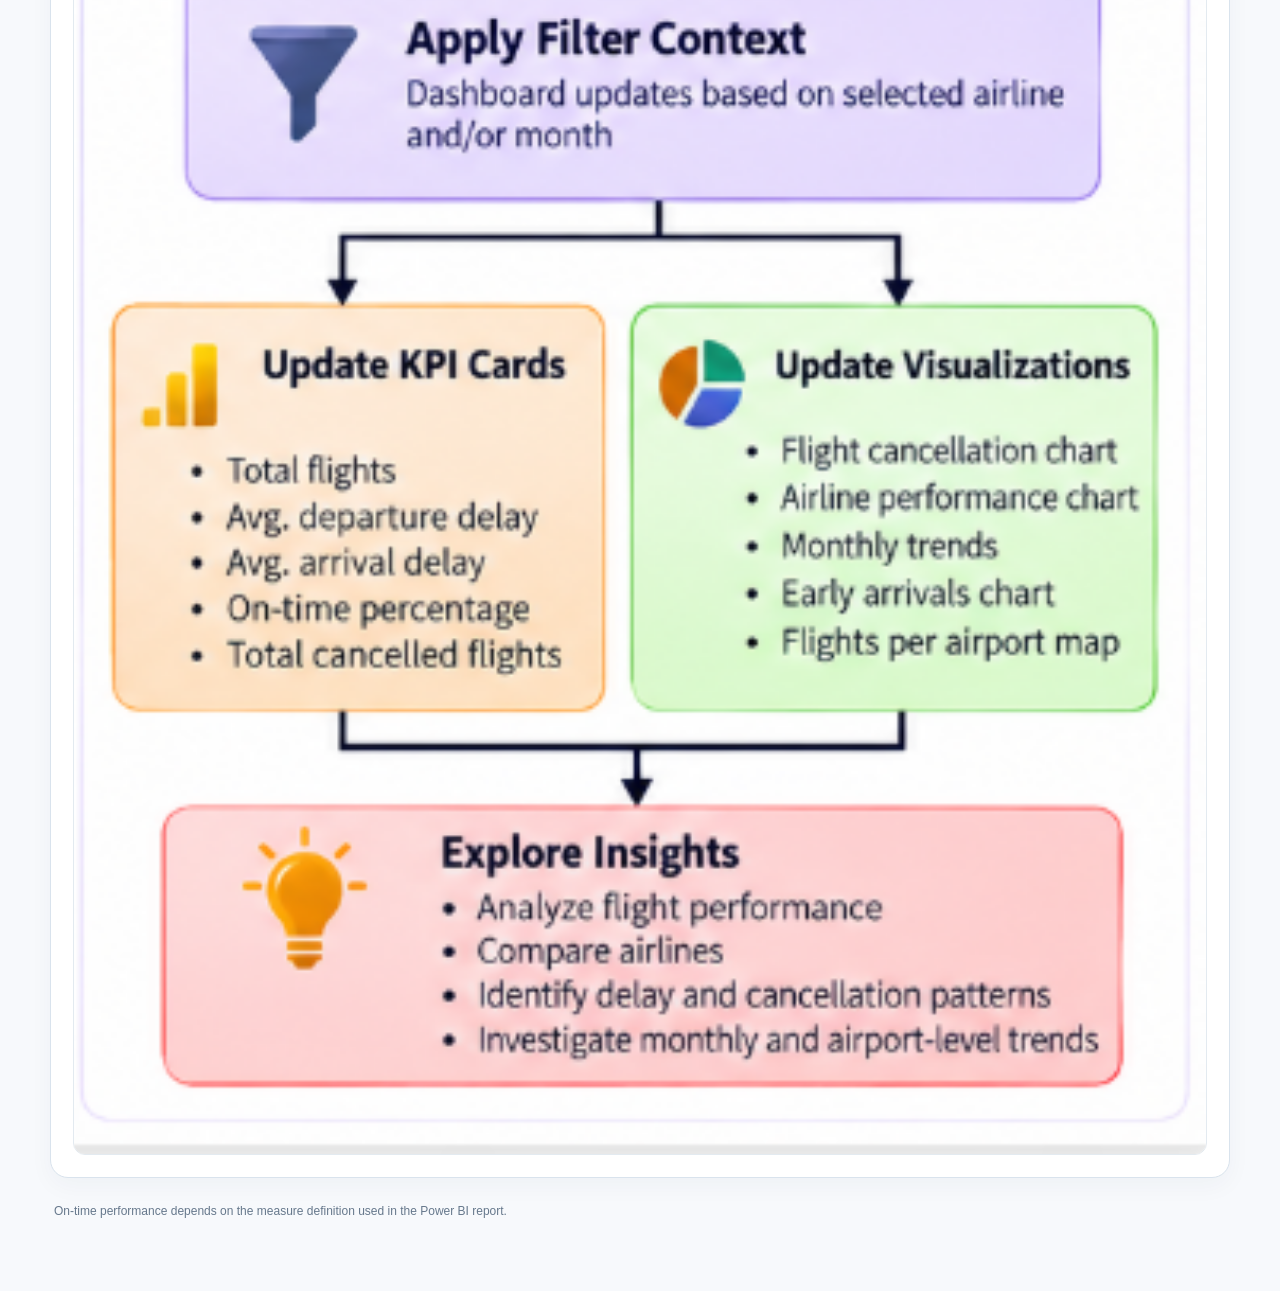
<file: air-traffic-flow-diagrams.html>
<!doctype html>
<html lang="en">
<head>
<meta charset="utf-8">
<meta name="viewport" content="width=device-width, initial-scale=1">
<meta name="description" content="Air Traffic Analysis Dashboard architecture, data analysis, and user exploration flows.">
<title>Air Traffic Analysis — Project Flow Diagrams</title>
<style>
:root{--ink:#17345d;--muted:#5f7692;--line:#d9e3ed;--paper:#f7f9fc;--blue:#1673c9;--orange:#e4784e}
*{box-sizing:border-box}html{scroll-behavior:smooth;scroll-padding-top:95px}body{margin:0;background:var(--paper);color:var(--ink);font:15px/1.55 "Segoe UI",Arial,sans-serif}
main{width:min(1180px,calc(100% - 40px));margin:0 auto;padding:40px 0 70px}header{padding:6px 0 22px}.brand{font-size:12px;font-weight:800;letter-spacing:.16em;text-transform:uppercase;color:var(--orange)}h1{font-size:clamp(34px,5vw,58px);line-height:1.08;letter-spacing:-.045em;margin:8px 0 12px;color:#17345d}header p{max-width:850px;color:var(--muted);margin:0}.back{display:inline-block;margin-top:14px;color:#a95031;text-decoration:none;font-weight:700;font-size:12px}
nav{position:sticky;top:10px;z-index:5;display:flex;flex-wrap:wrap;gap:8px;margin:14px 0 24px;padding:10px;background:rgba(247,249,252,.94);backdrop-filter:blur(12px);border:1px solid var(--line);border-radius:18px}nav a{font-size:12px;font-weight:700;text-decoration:none;color:#385574;background:#fff;border:1px solid var(--line);padding:8px 13px;border-radius:24px;transition:.18s}nav a:hover{border-color:var(--blue);color:var(--blue);background:#eef7ff}
.flow-section{scroll-margin-top:100px;background:#fff;border:1px solid var(--line);border-radius:18px;padding:22px;margin:18px 0 24px;box-shadow:0 8px 24px #26364d0a}.flow-kicker{font-size:10px;font-weight:800;letter-spacing:.15em;text-transform:uppercase;color:var(--orange);margin:0 0 3px}.flow-section h2{font-size:clamp(20px,3vw,27px);letter-spacing:-.03em;margin:0 0 13px;color:#17345d}.flow-image{display:block;width:100%;height:auto;border-radius:12px;border:1px solid #e3eaf0}.foot{font-size:12px;color:#66788c;margin:24px 4px 0}
@media(max-width:640px){main{width:calc(100% - 20px);padding:24px 0 45px}.flow-section{padding:12px;margin:14px 0 18px}nav{gap:6px;padding:8px}nav a{font-size:11px;padding:7px 10px}}
@media(prefers-reduced-motion:reduce){html{scroll-behavior:auto}*{transition:none!important}}
</style>
</head>
<body>
<main>
<header>
  <div class="brand">Air Traffic Analysis · Project walkthrough</div>
  <h1>Dashboard flow diagrams</h1>
  <p>Follow the dashboard architecture, the data-to-report workflow, and the way users explore filtered flight-performance views.</p>
  <a class="back" href="project.html?project=air-traffic">← Back to Air Traffic Analysis project details</a>
</header>
<nav aria-label="Air Traffic Analysis diagrams">
  <a href="#architecture">System architecture</a><a href="#data-flow">Data analysis flow</a><a href="#dashboard-flow">Dashboard interaction</a>
</nav>
<section class="flow-section" id="architecture"><p class="flow-kicker">01 · REPORT ARCHITECTURE</p><h2>System block diagram</h2><img class="flow-image" src="assets/air-traffic-flows/01-system-block-diagram.png" alt="Air Traffic Analysis Dashboard architecture from flight CSV through Power Query preparation and DAX measures to Power BI visualizations and interactive dashboard" loading="lazy"></section>
<section class="flow-section" id="data-flow"><p class="flow-kicker">02 · DATA WORKFLOW</p><h2>Data analysis flowchart</h2><img class="flow-image" src="assets/air-traffic-flows/02-data-analysis-flowchart.png" alt="Flight data flow from loading and inspecting the CSV through preparation, analytical measures, visualizations, dashboard arrangement, and performance analysis" loading="lazy"></section>
<section class="flow-section" id="dashboard-flow"><p class="flow-kicker">03 · USER EXPLORATION</p><h2>Interactive dashboard analysis flow</h2><img class="flow-image" src="assets/air-traffic-flows/03-interactive-dashboard-analysis.png" alt="Dashboard user flow showing airline and month filters, updated KPI cards and charts, and flight-performance exploration" loading="lazy"></section>
<p class="foot">On-time performance depends on the measure definition used in the Power BI report.</p>
</main>
</body>
</html>
</file>
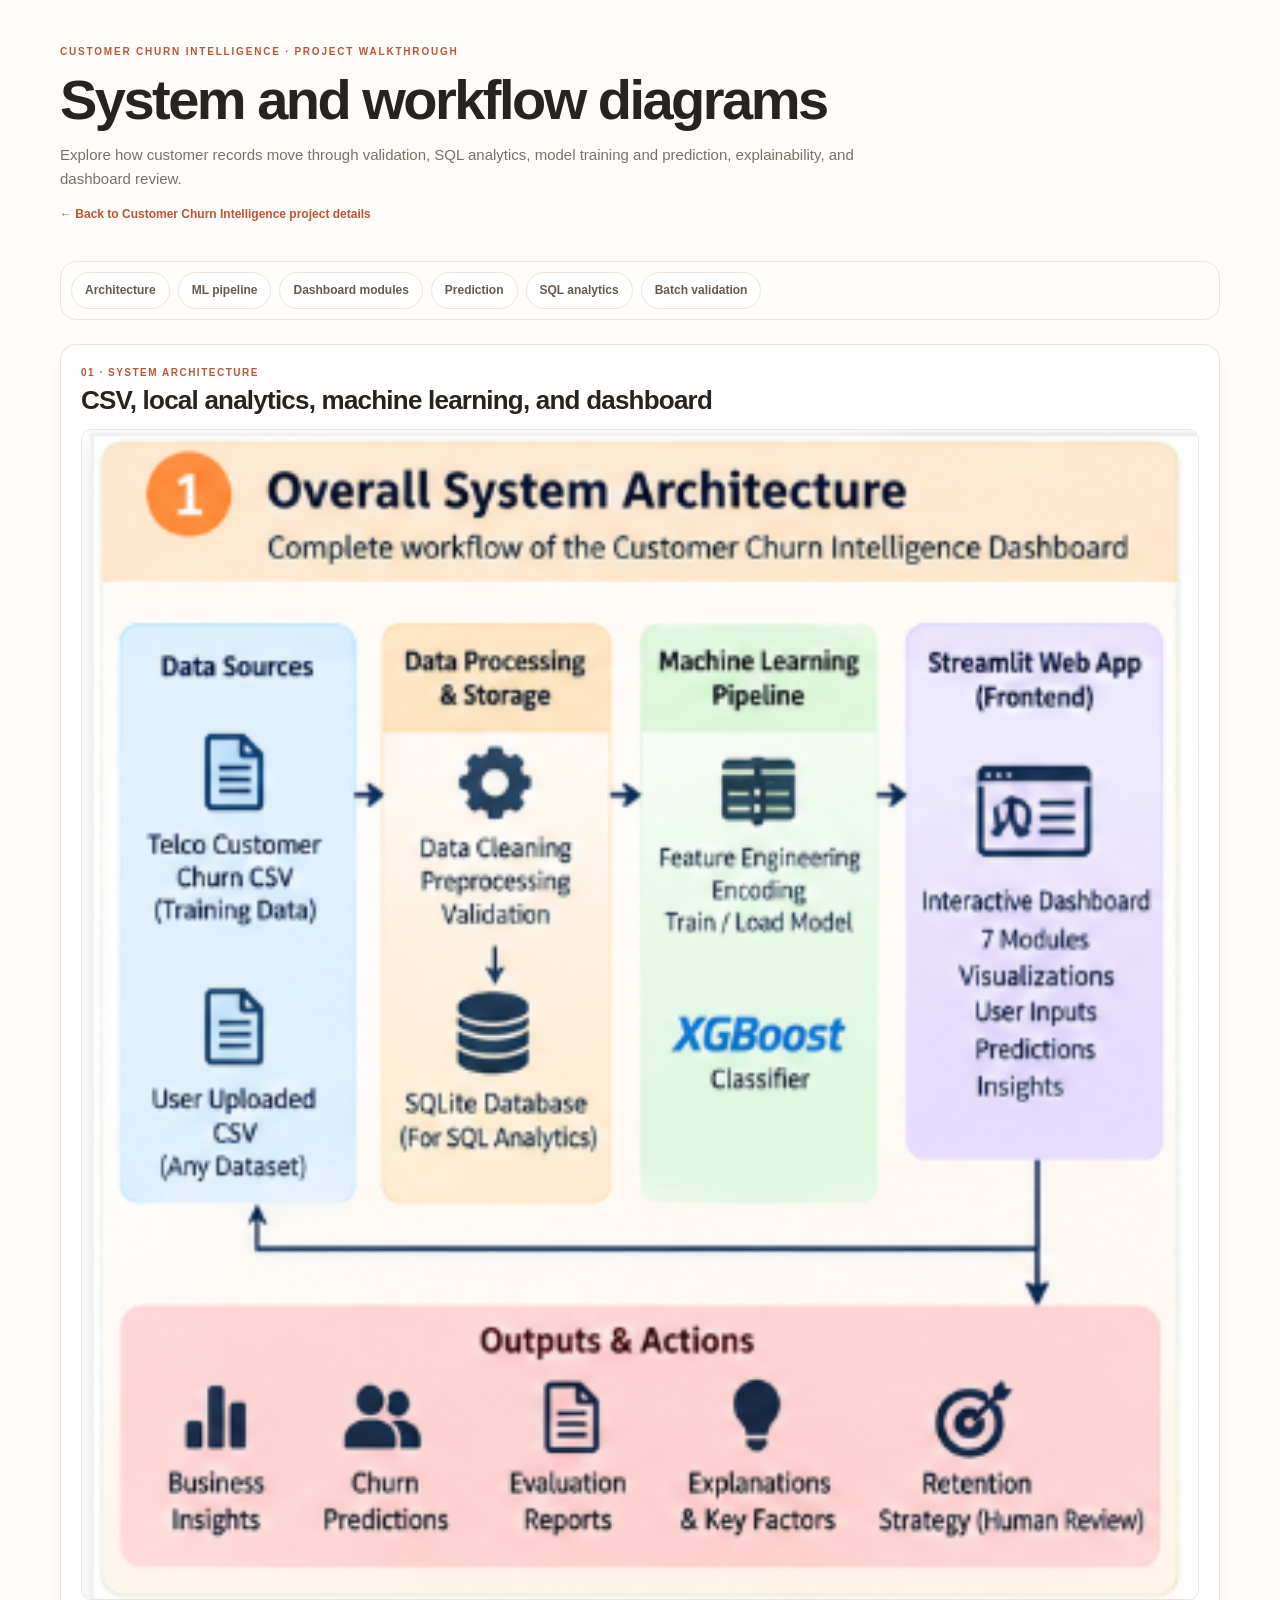
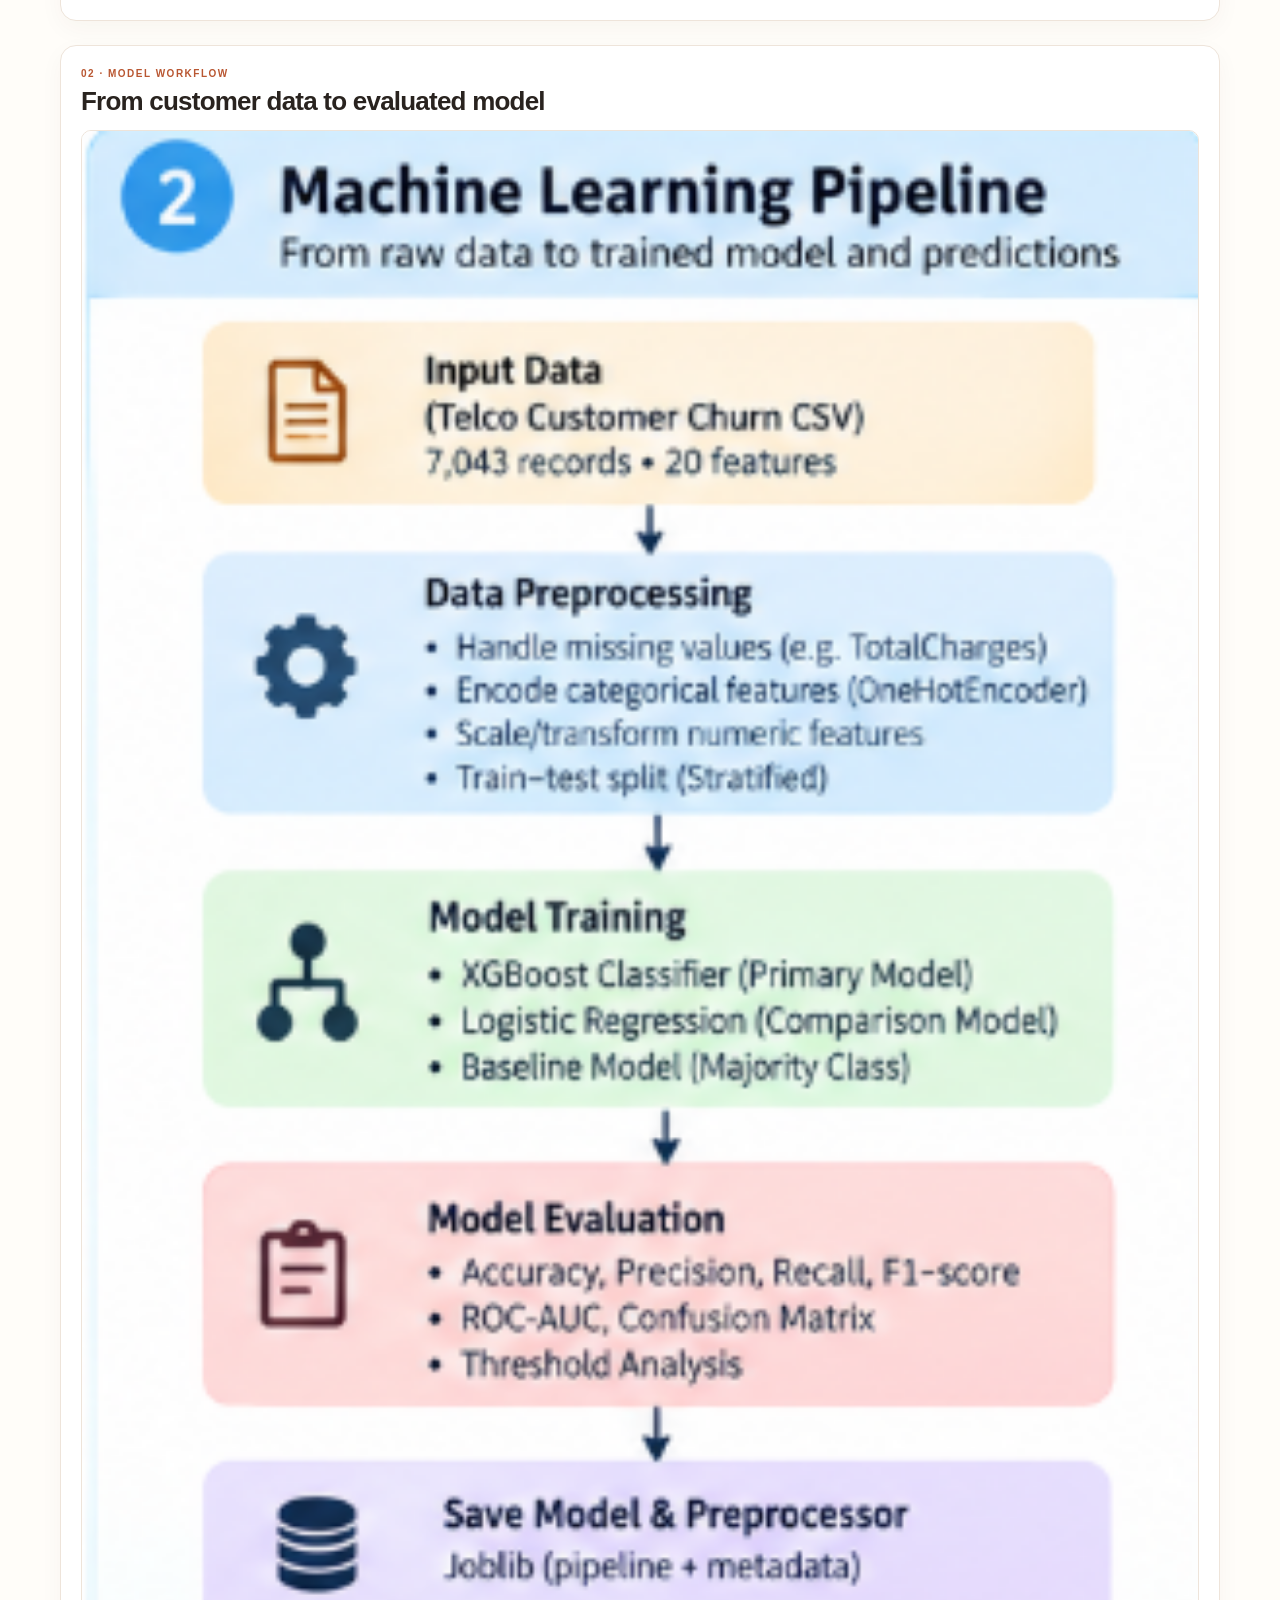
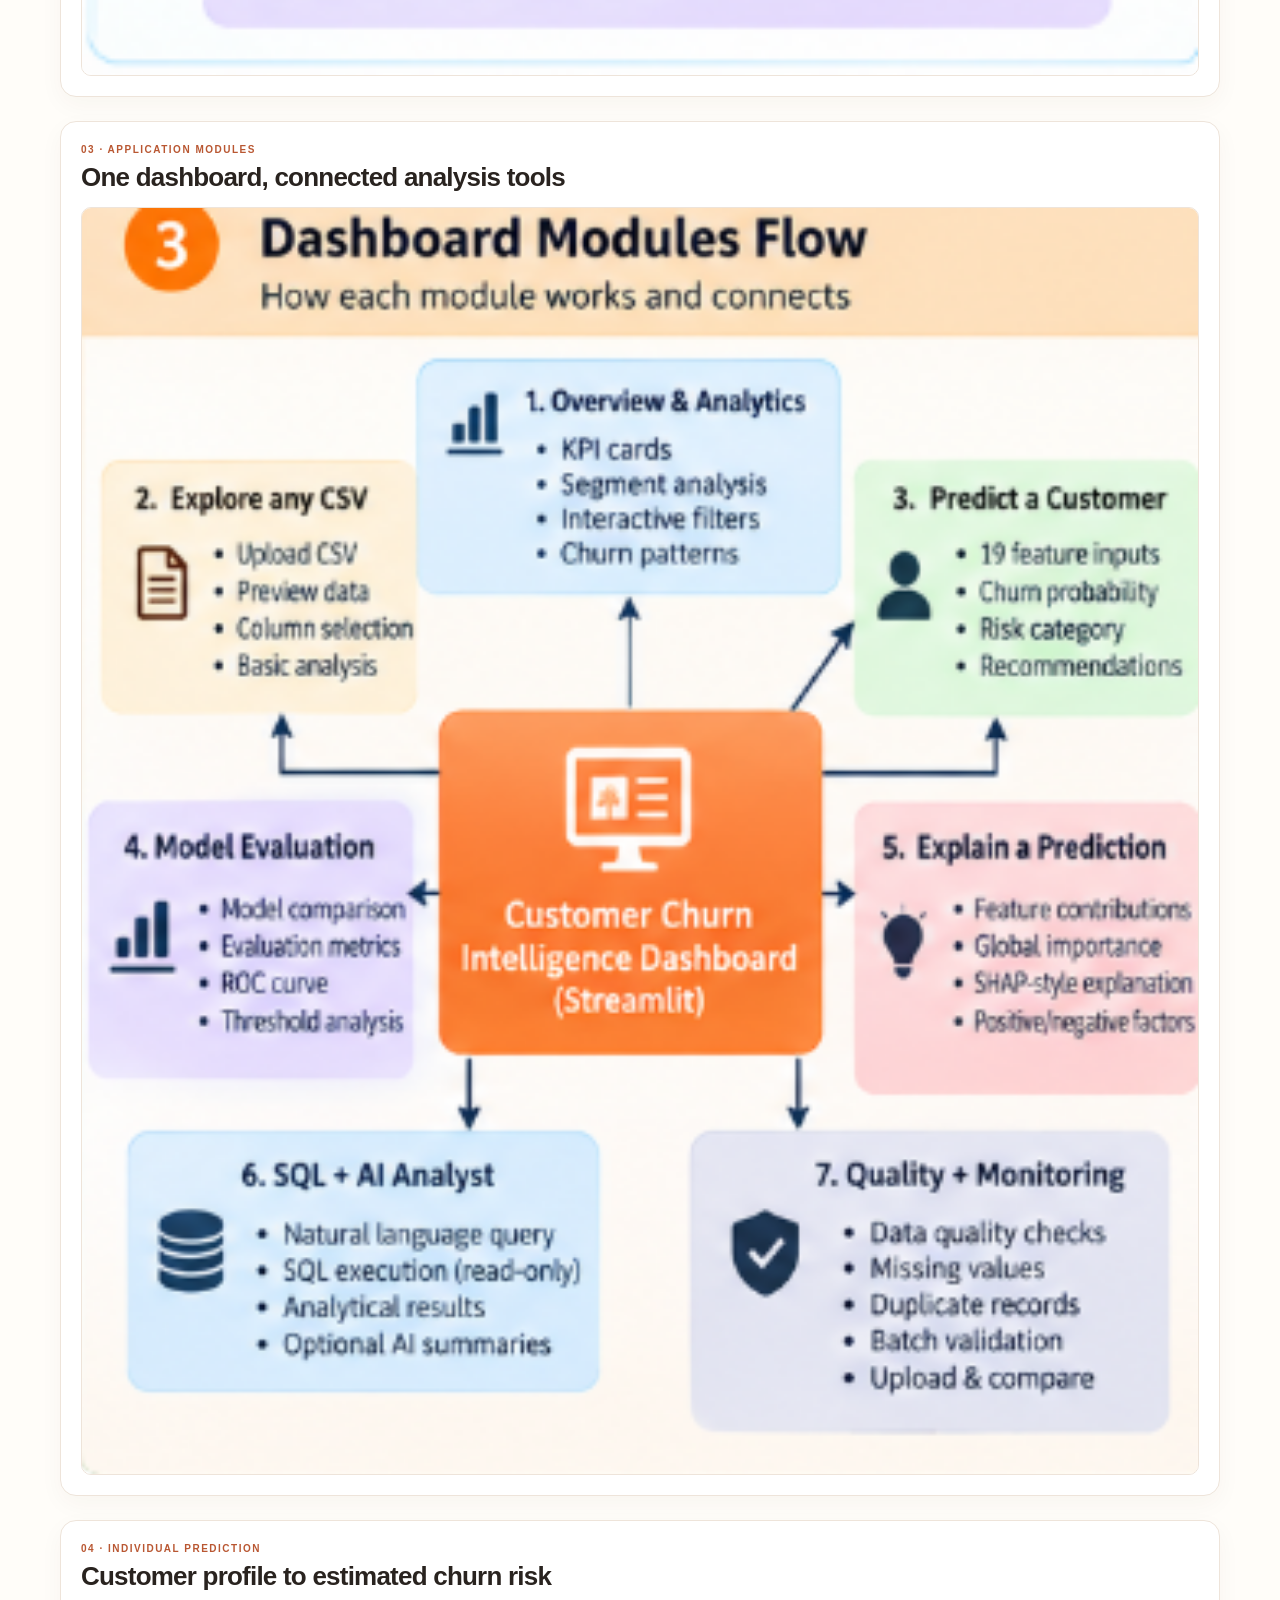
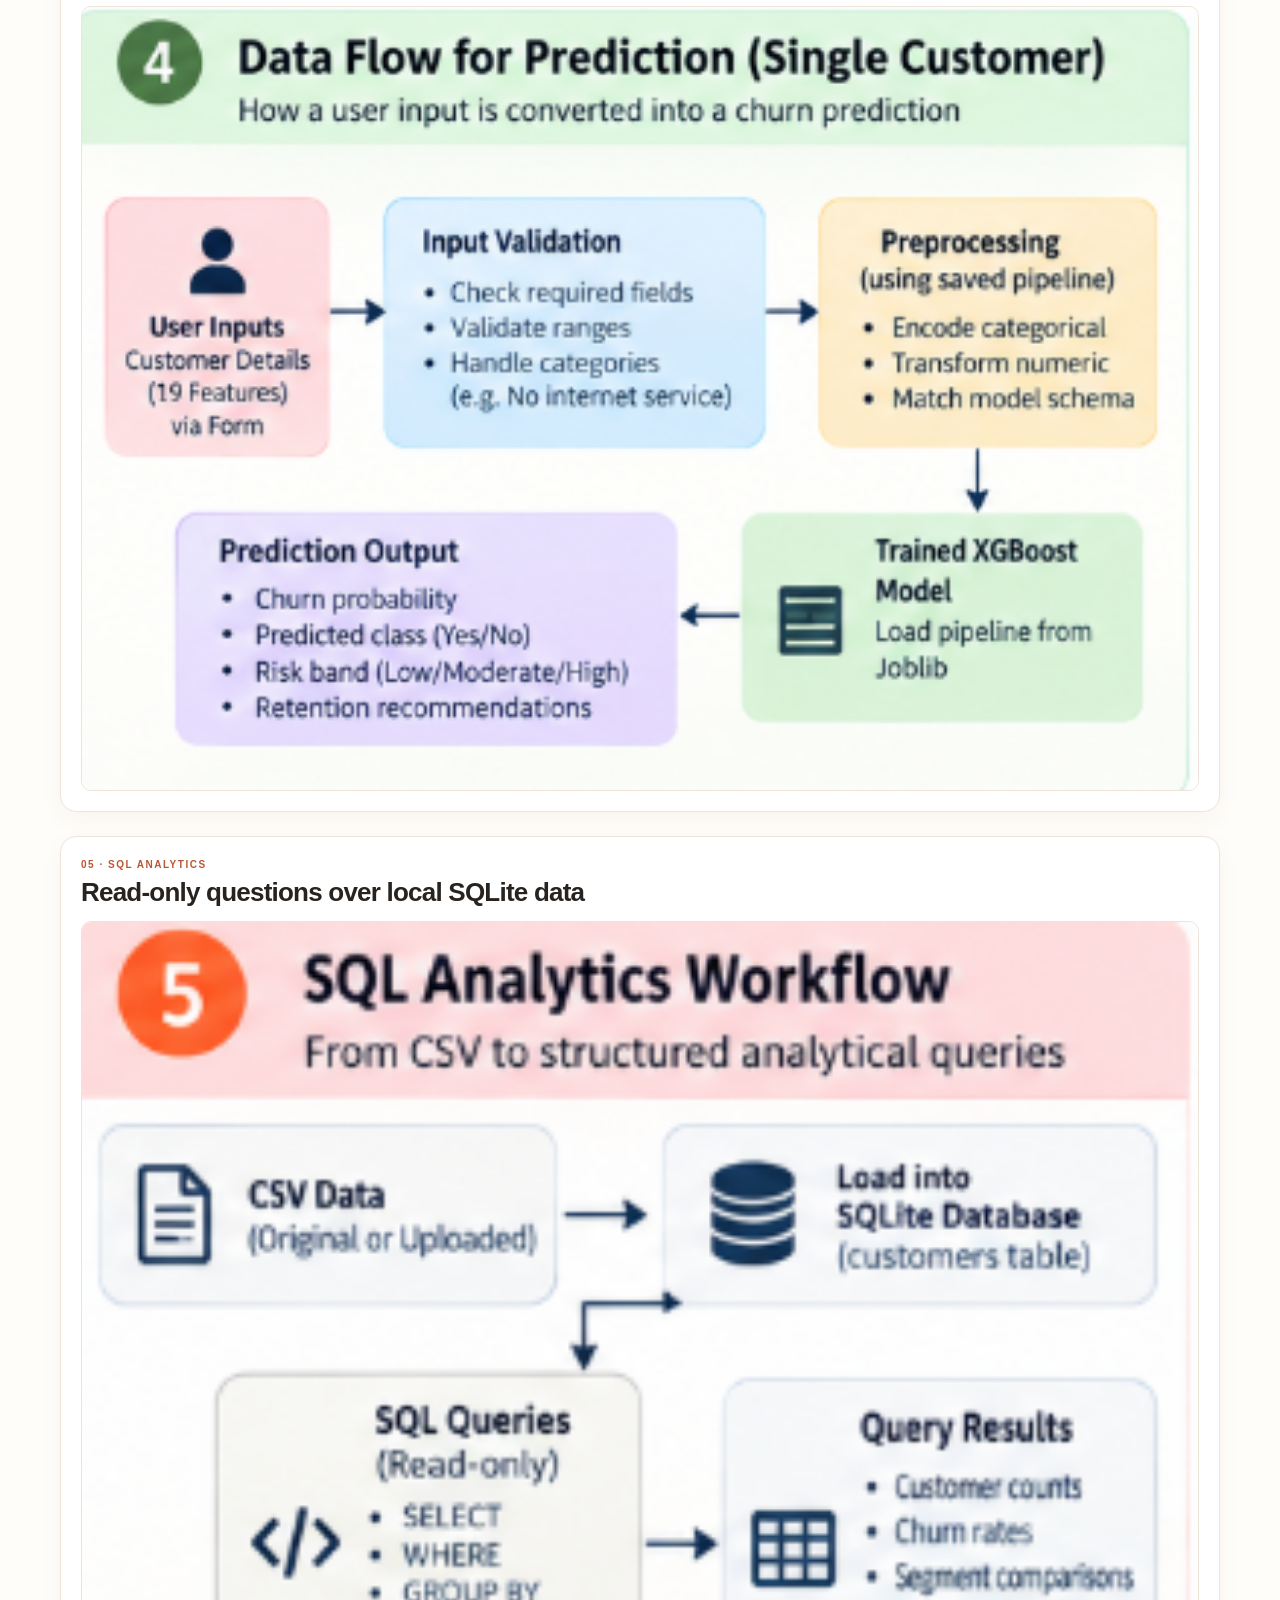
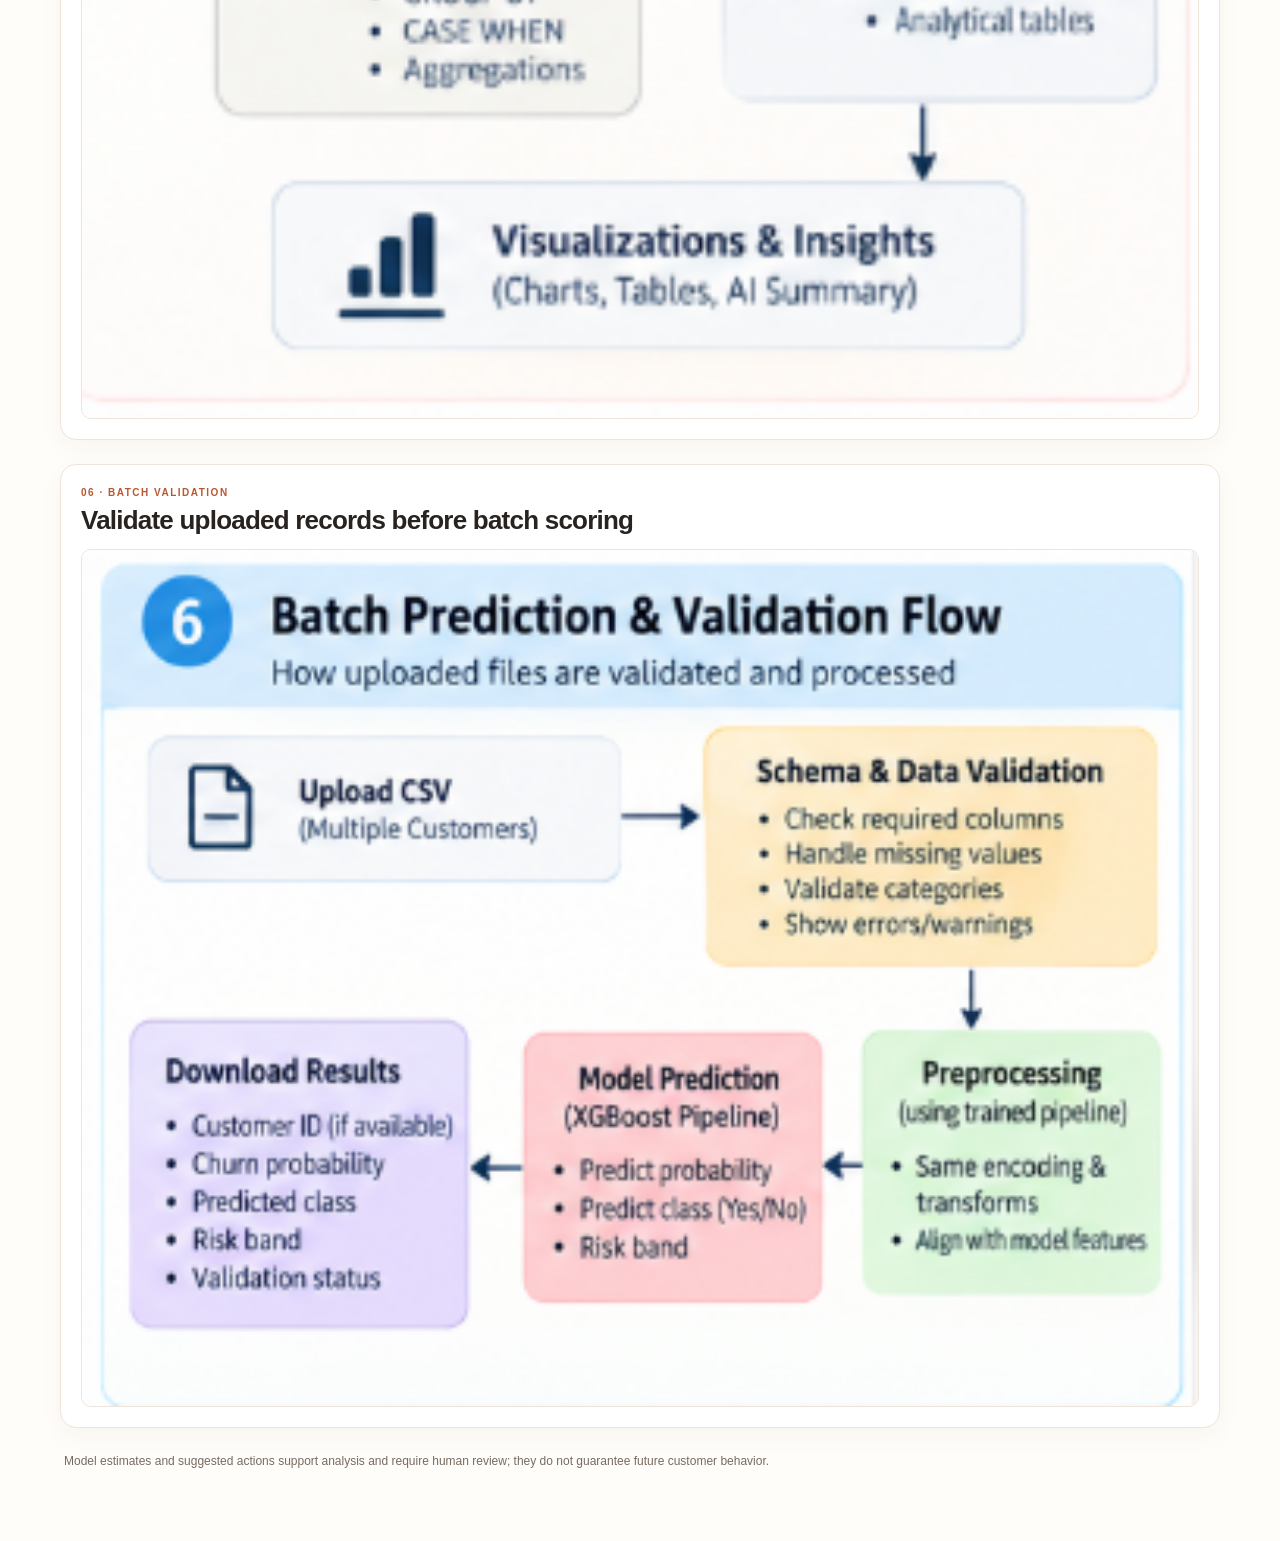
<file: customer-churn-flow-diagrams.html>
<!doctype html>
<html lang="en">
<head>
<meta charset="utf-8">
<meta name="viewport" content="width=device-width, initial-scale=1">
<meta name="description" content="Customer Churn Intelligence system architecture, machine-learning, dashboard, prediction, SQL, and batch-validation flows.">
<title>Customer Churn Intelligence — Project Flow Diagrams</title>
<style>
:root{--ink:#29231f;--muted:#77716c;--line:#eee4da;--paper:#fffdf9;--orange:#d96e43;--orange-dark:#b95732}
*{box-sizing:border-box}html{scroll-behavior:smooth;scroll-padding-top:100px}body{margin:0;background:var(--paper);color:var(--ink);font:15px/1.6 "DM Sans","Segoe UI",Arial,sans-serif}
main{width:min(1160px,calc(100% - 40px));margin:0 auto;padding:38px 0 70px}header{padding:6px 0 22px}.brand{font-size:10px;font-weight:800;letter-spacing:.18em;text-transform:uppercase;color:var(--orange-dark)}h1{font:800 clamp(34px,5vw,56px)/1.1 "Manrope",Arial,sans-serif;letter-spacing:-.045em;margin:9px 0 12px;color:var(--ink)}header p{max-width:850px;color:var(--muted);margin:0}.back{display:inline-block;margin-top:14px;color:var(--orange-dark);text-decoration:none;font-weight:700;font-size:12px}
nav{position:sticky;top:10px;z-index:5;display:flex;flex-wrap:wrap;gap:8px;margin:14px 0 24px;padding:10px;background:rgba(255,253,249,.94);backdrop-filter:blur(12px);border:1px solid var(--line);border-radius:16px}nav a{font-size:12px;font-weight:700;text-decoration:none;color:#665a50;background:white;border:1px solid var(--line);padding:8px 13px;border-radius:24px}nav a:hover{border-color:var(--orange);color:var(--orange-dark);background:#fff8f1}
.flow-section{scroll-margin-top:100px;background:white;border:1px solid var(--line);border-radius:16px;padding:20px;margin:18px 0 24px;box-shadow:0 8px 24px #49321d0a}.flow-kicker{font-size:10px;font-weight:800;letter-spacing:.15em;text-transform:uppercase;color:var(--orange-dark);margin:0 0 3px}.flow-section h2{font:800 clamp(20px,3vw,26px)/1.25 "Manrope",Arial,sans-serif;letter-spacing:-.03em;margin:0 0 13px;color:var(--ink)}.flow-image{display:block;width:100%;height:auto;border-radius:10px;border:1px solid #eee4da}.foot{font-size:12px;color:#776b62;margin:24px 4px 0}
@media(max-width:640px){main{width:calc(100% - 20px);padding:24px 0 45px}.flow-section{padding:11px;margin:14px 0 18px}nav{gap:6px;padding:8px}nav a{font-size:11px;padding:7px 10px}}
@media(prefers-reduced-motion:reduce){html{scroll-behavior:auto}}
</style>
</head>
<body>
<main>
<header>
  <div class="brand">Customer Churn Intelligence · Project walkthrough</div>
  <h1>System and workflow diagrams</h1>
  <p>Explore how customer records move through validation, SQL analytics, model training and prediction, explainability, and dashboard review.</p>
  <a class="back" href="project.html?project=customer-churn">← Back to Customer Churn Intelligence project details</a>
</header>
<nav aria-label="Customer Churn Intelligence diagrams">
  <a href="#architecture">Architecture</a><a href="#ml-pipeline">ML pipeline</a><a href="#modules">Dashboard modules</a><a href="#prediction">Prediction</a><a href="#sql">SQL analytics</a><a href="#batch">Batch validation</a>
</nav>
<section class="flow-section" id="architecture"><p class="flow-kicker">01 · SYSTEM ARCHITECTURE</p><h2>CSV, local analytics, machine learning, and dashboard</h2><img class="flow-image" src="assets/churn-flows/01-system-architecture.png" alt="Customer Churn Intelligence system architecture linking CSV inputs, data preparation and SQLite, machine-learning pipeline, Streamlit modules, and human-reviewed outputs" loading="lazy"></section>
<section class="flow-section" id="ml-pipeline"><p class="flow-kicker">02 · MODEL WORKFLOW</p><h2>From customer data to evaluated model</h2><img class="flow-image" src="assets/churn-flows/02-machine-learning-pipeline.png" alt="Machine-learning pipeline from telco churn CSV through preprocessing, XGBoost and comparison models, evaluation, and saved preprocessing/model artifacts" loading="lazy"></section>
<section class="flow-section" id="modules"><p class="flow-kicker">03 · APPLICATION MODULES</p><h2>One dashboard, connected analysis tools</h2><img class="flow-image" src="assets/churn-flows/03-dashboard-modules.png" alt="Customer Churn Intelligence dashboard module map for overview, CSV exploration, prediction, evaluation, explanations, SQL and AI, and quality monitoring" loading="lazy"></section>
<section class="flow-section" id="prediction"><p class="flow-kicker">04 · INDIVIDUAL PREDICTION</p><h2>Customer profile to estimated churn risk</h2><img class="flow-image" src="assets/churn-flows/04-single-customer-prediction.png" alt="Single-customer prediction flow through input validation, saved preprocessing, trained XGBoost model, and churn probability, class, risk band, and recommendations" loading="lazy"></section>
<section class="flow-section" id="sql"><p class="flow-kicker">05 · SQL ANALYTICS</p><h2>Read-only questions over local SQLite data</h2><img class="flow-image" src="assets/churn-flows/05-sql-analytics.png" alt="SQL analytics workflow loading source or uploaded CSV data into SQLite, running read-only queries, and presenting customer churn results as visual insights" loading="lazy"></section>
<section class="flow-section" id="batch"><p class="flow-kicker">06 · BATCH VALIDATION</p><h2>Validate uploaded records before batch scoring</h2><img class="flow-image" src="assets/churn-flows/06-batch-validation.png" alt="Batch prediction flow validating uploaded customer CSV schema and values, applying fitted preprocessing and XGBoost prediction, and returning downloadable results" loading="lazy"></section>
<p class="foot">Model estimates and suggested actions support analysis and require human review; they do not guarantee future customer behavior.</p>
</main>
</body>
</html>
</file>
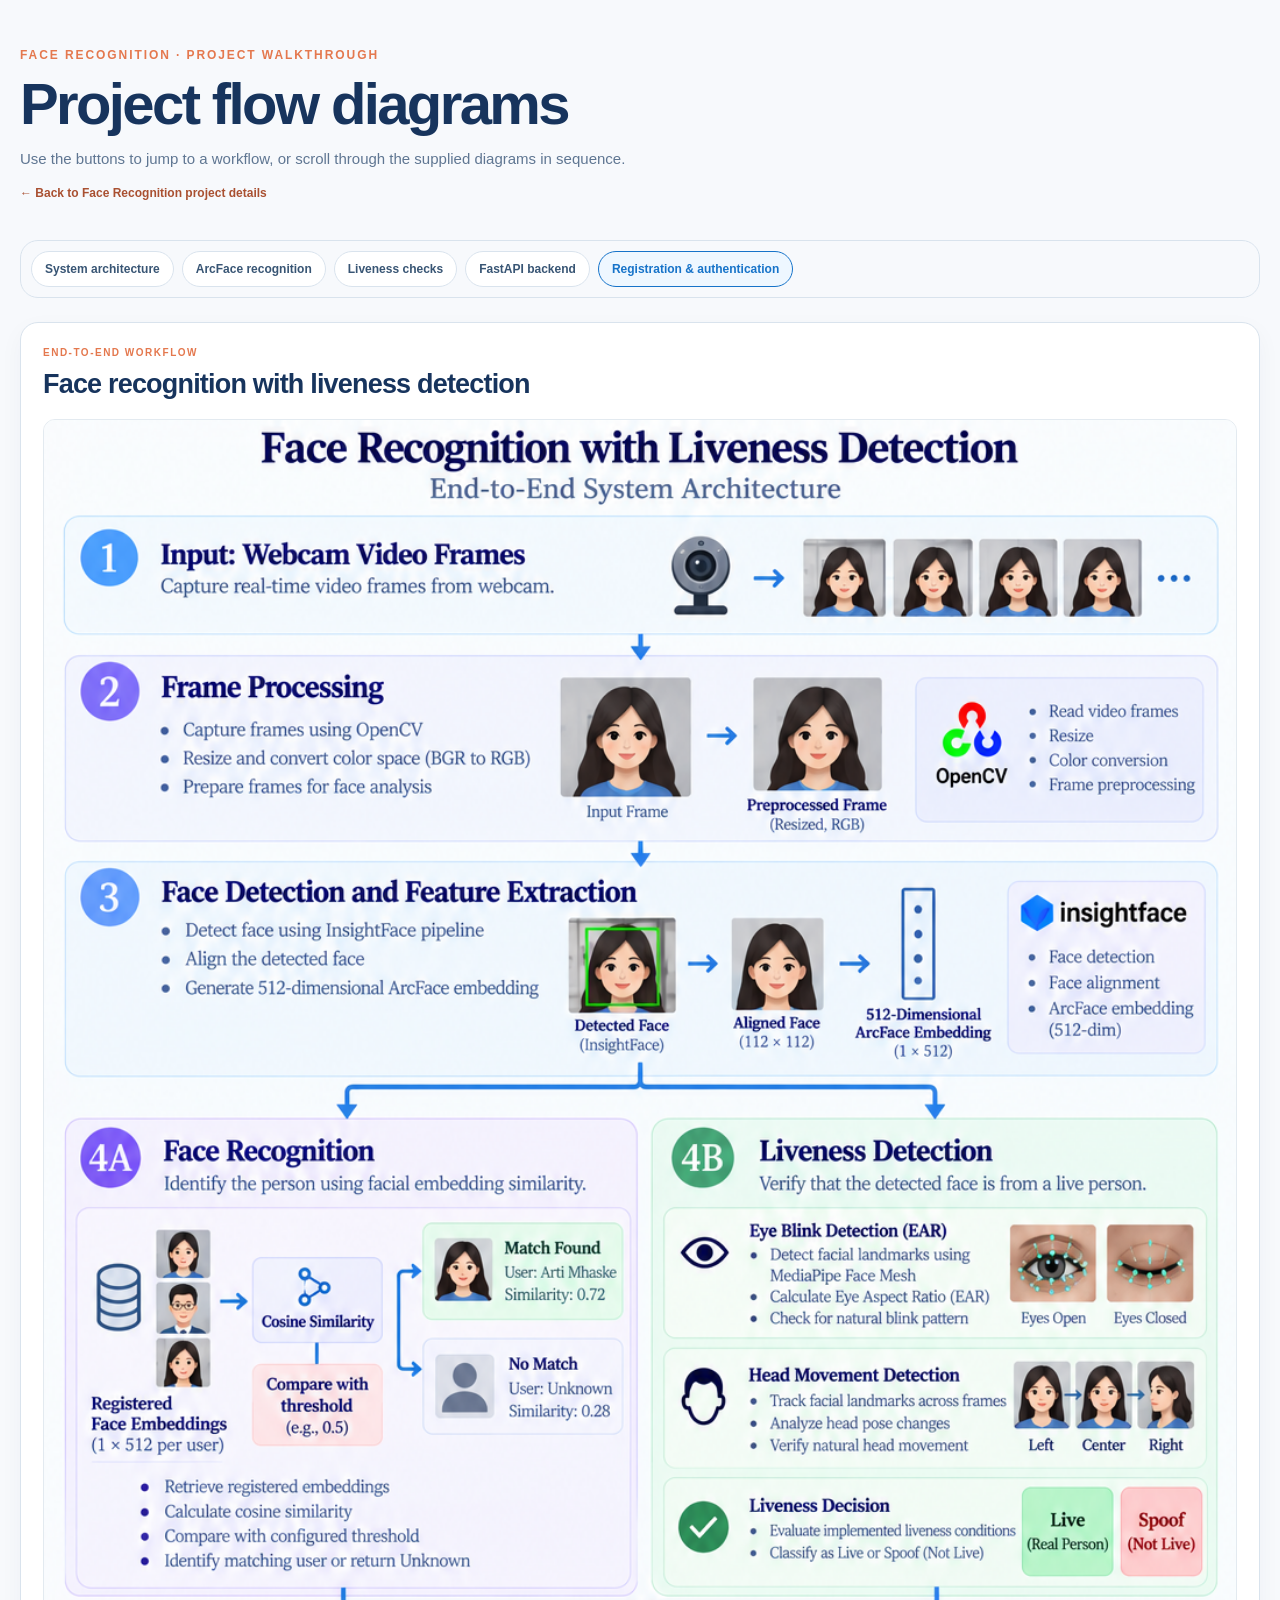
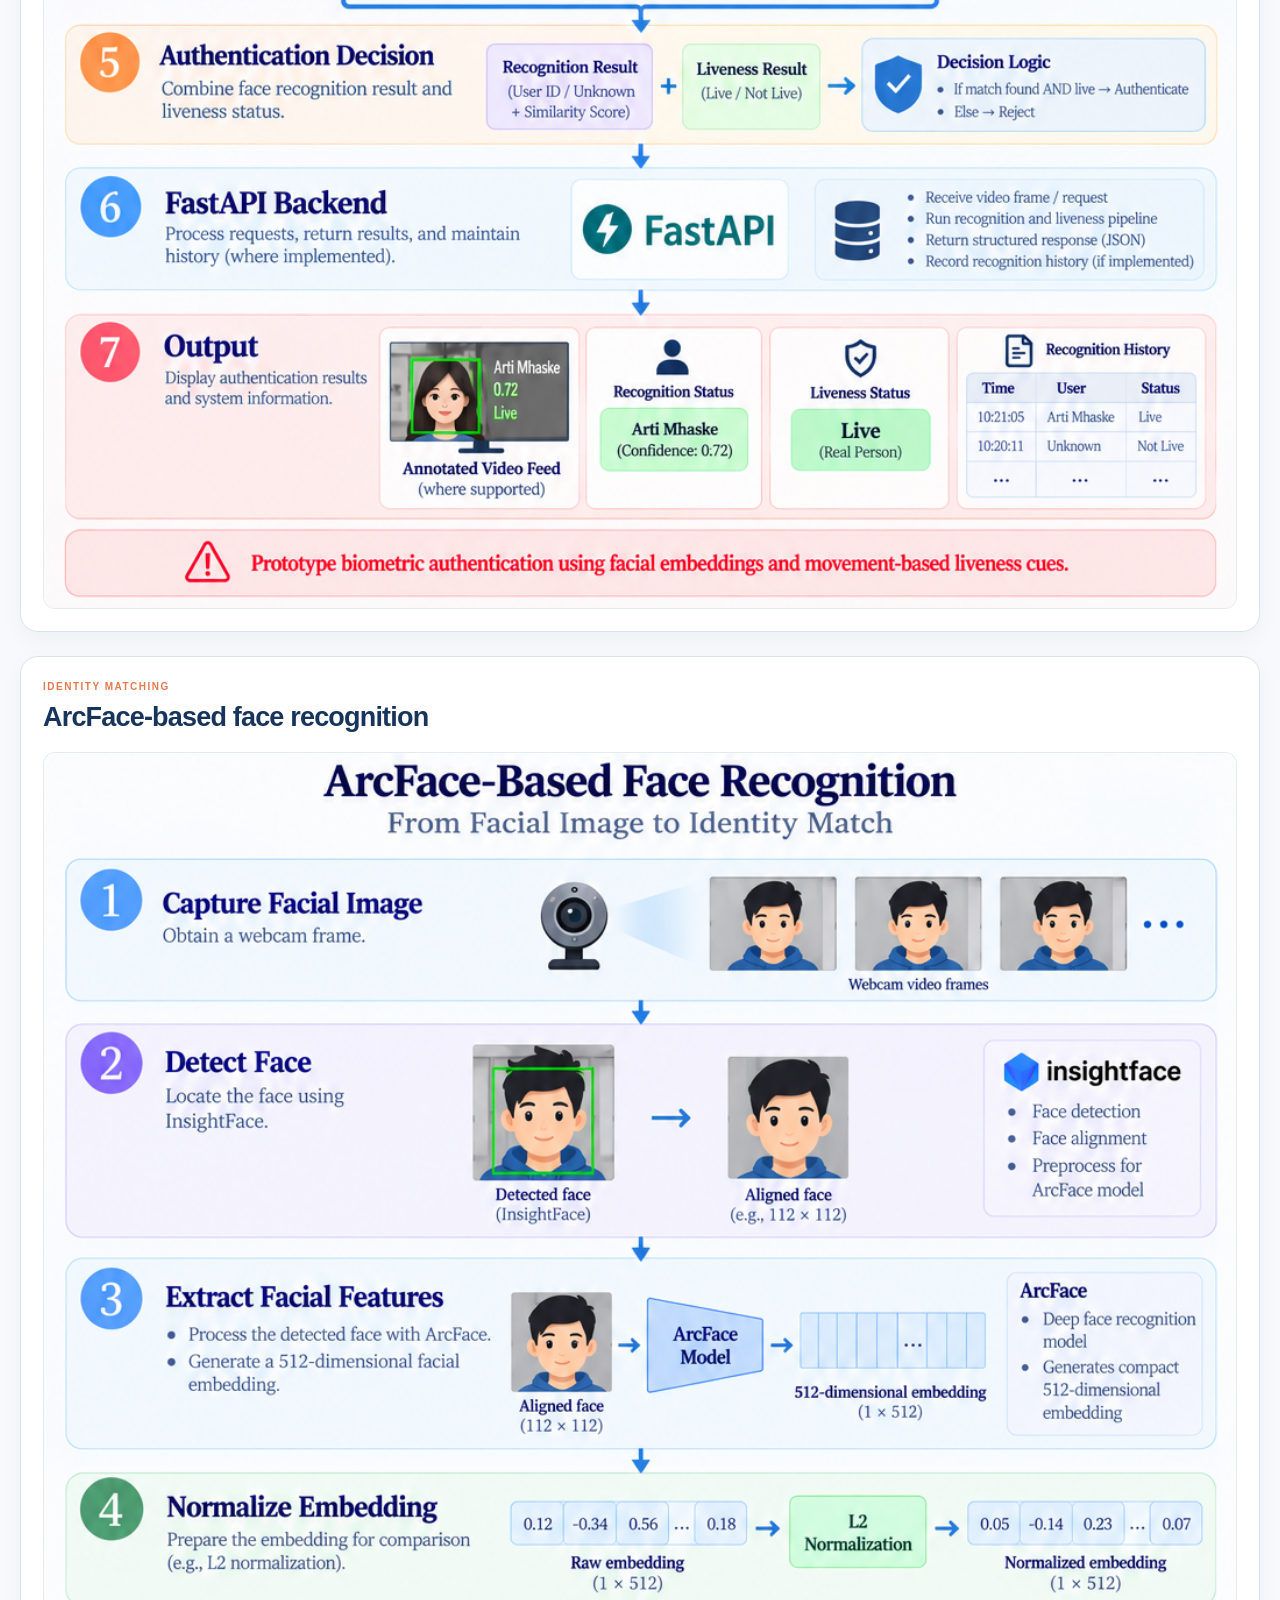
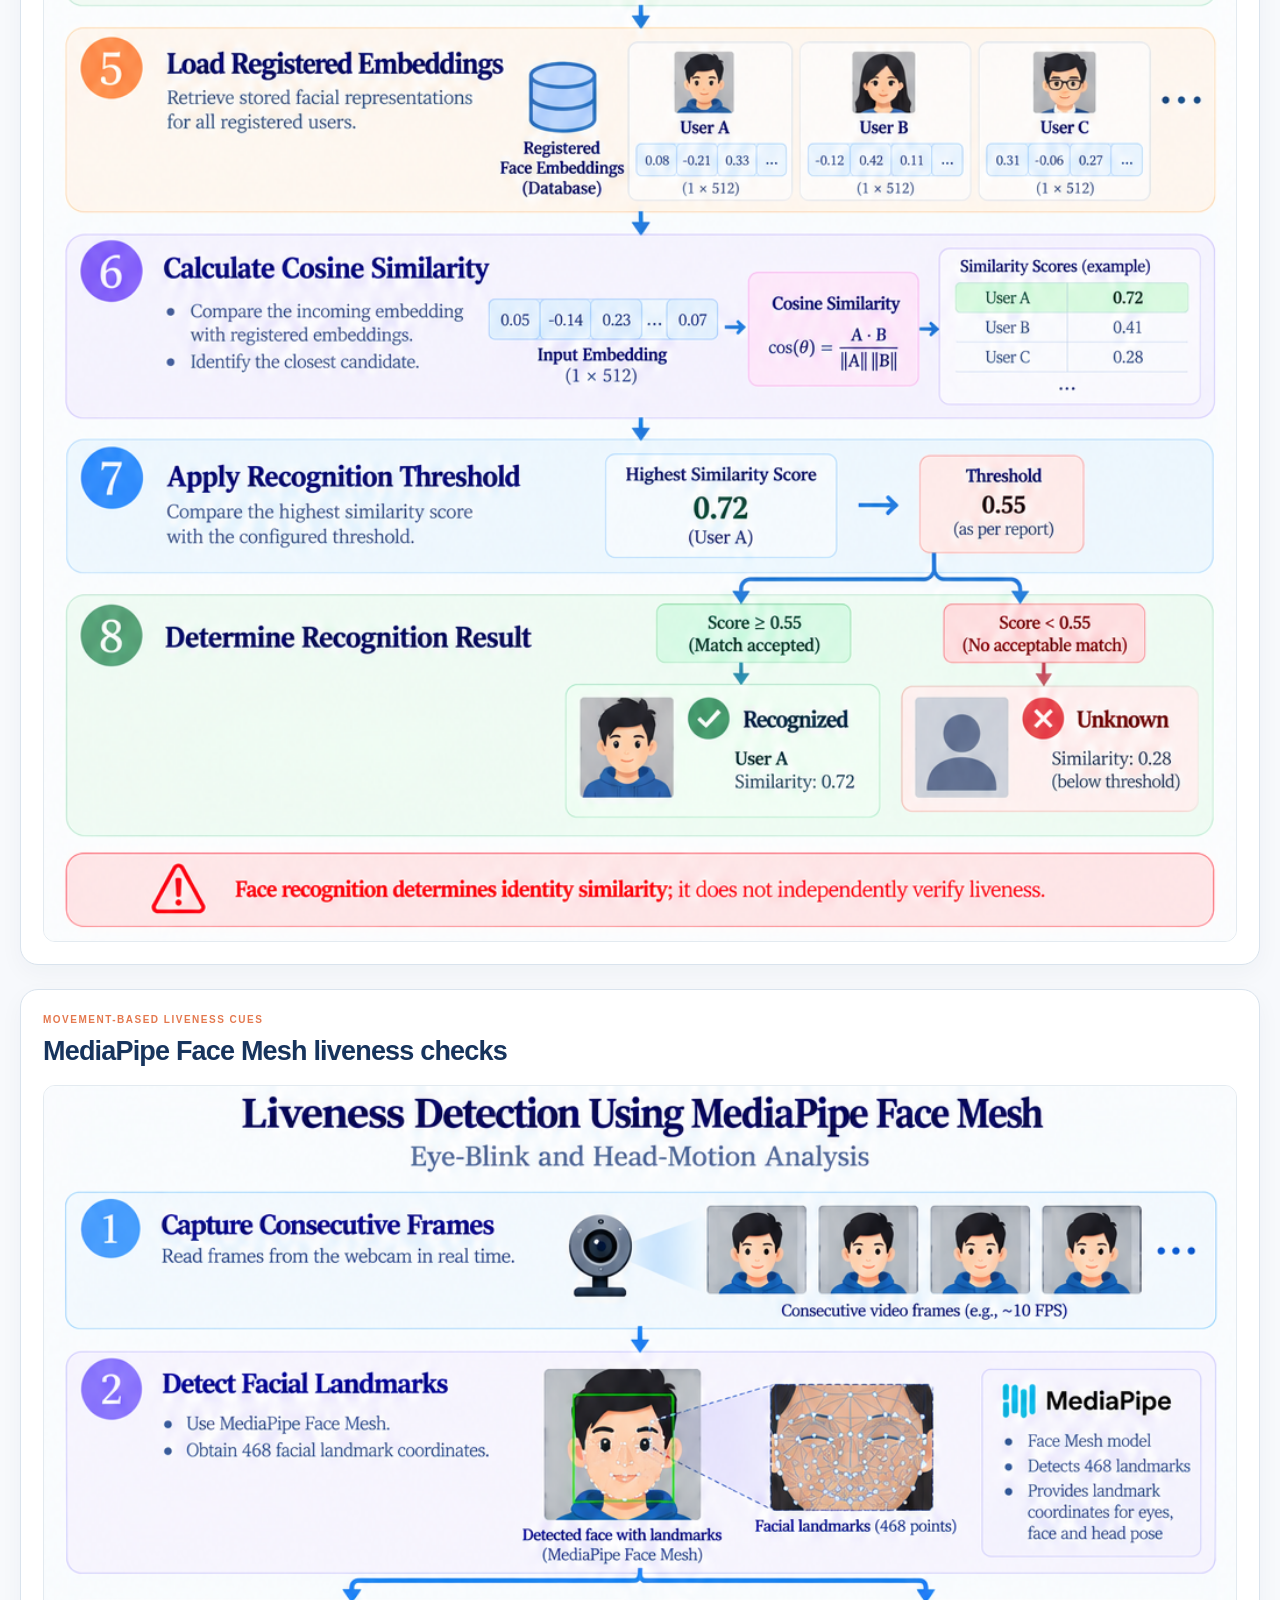
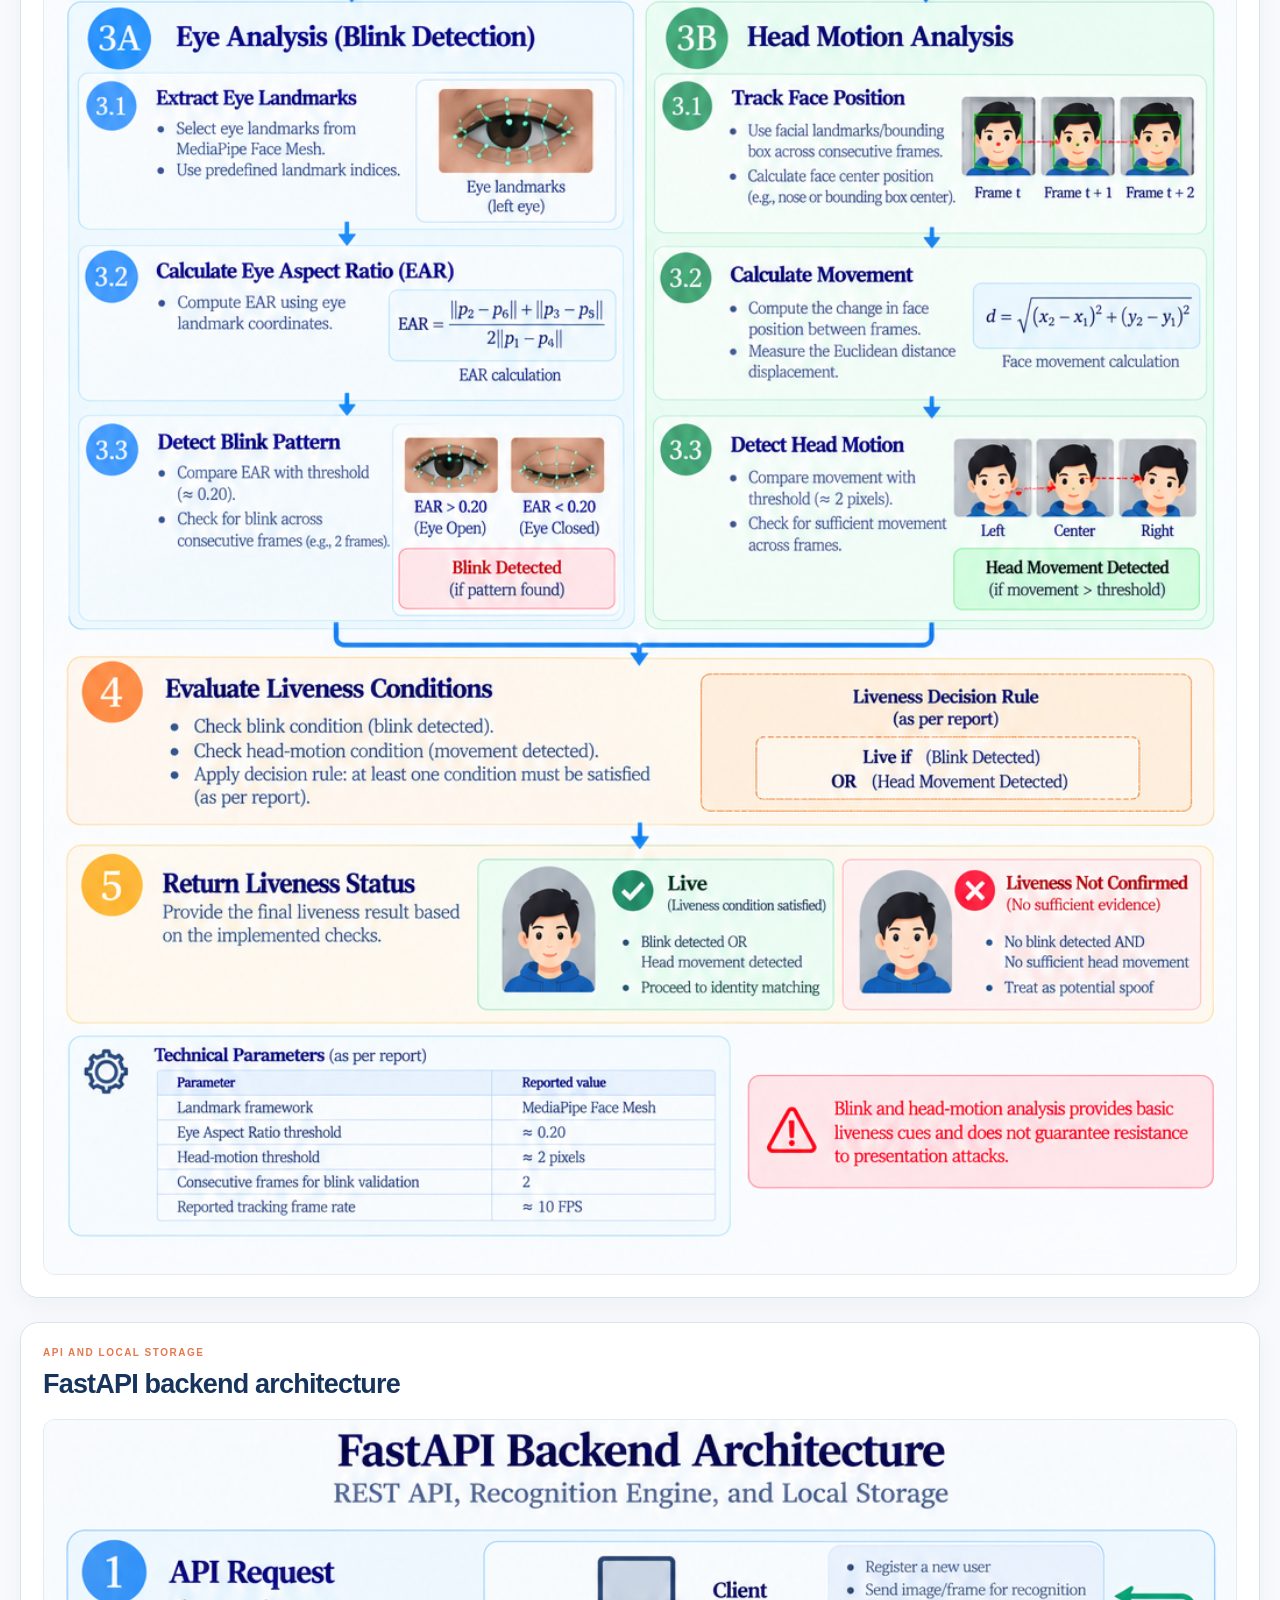
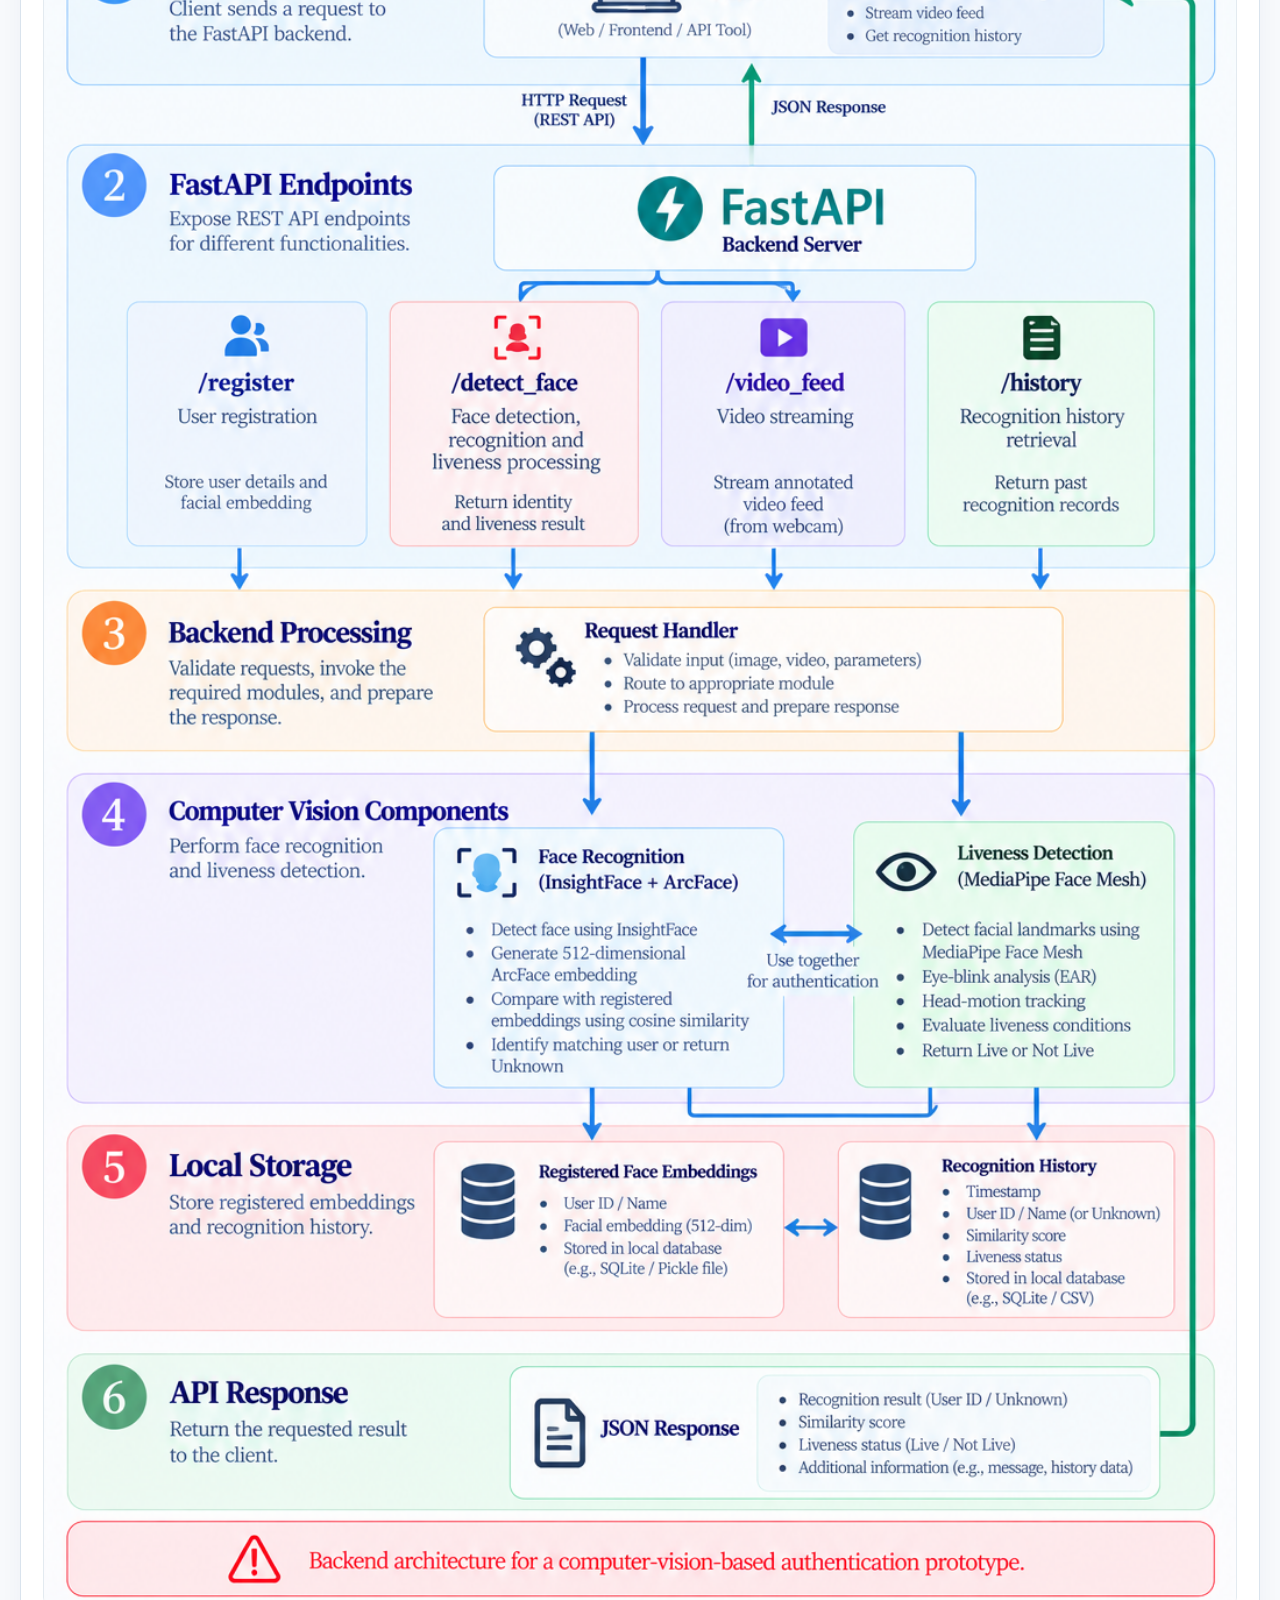
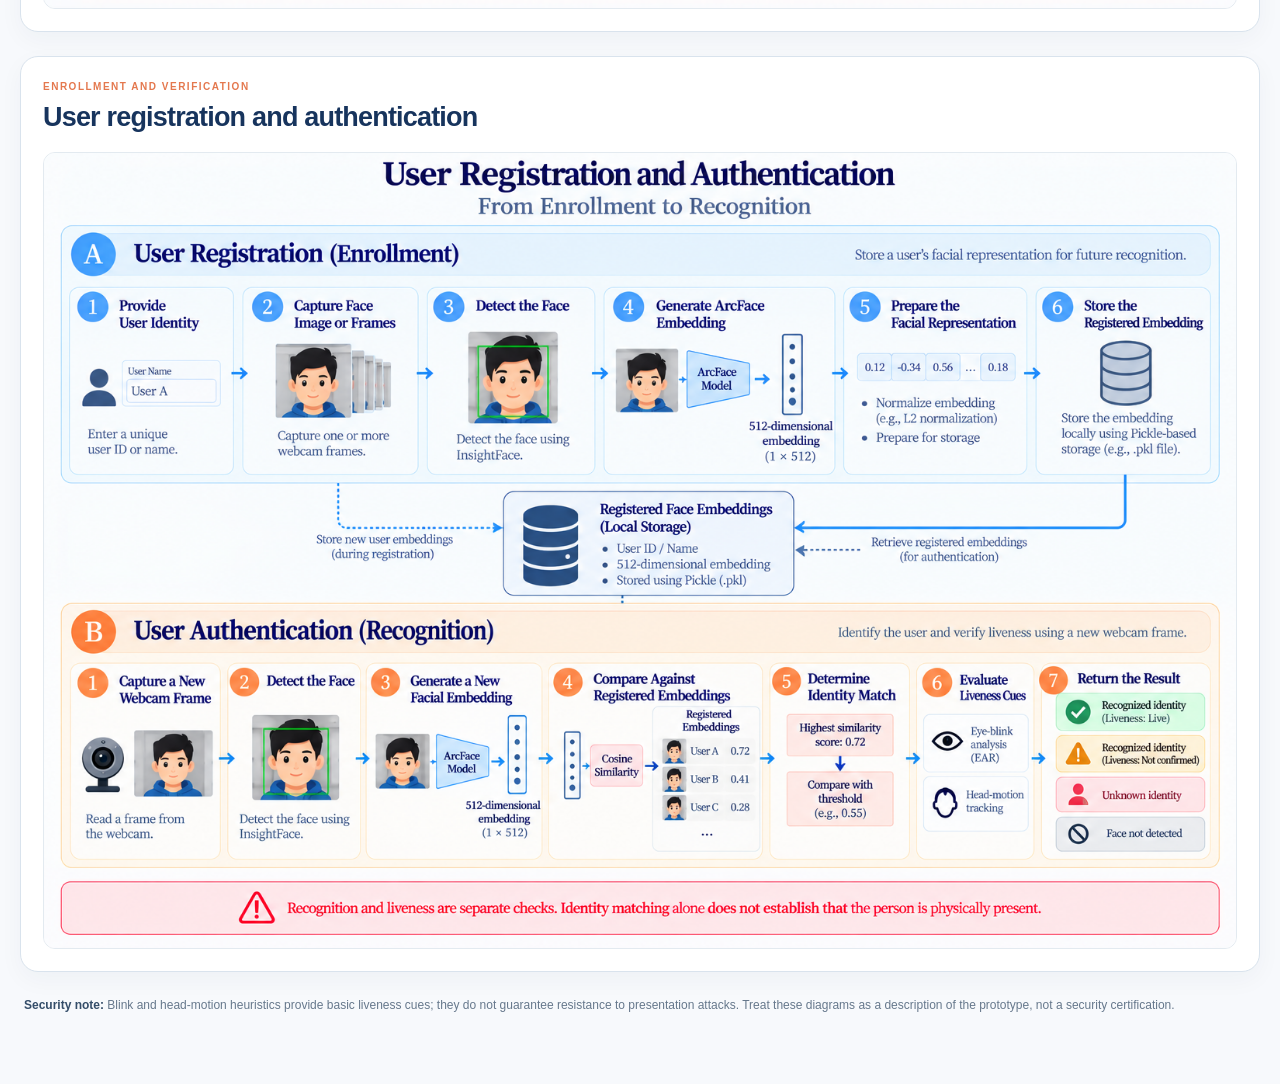
<file: face-recognition-flow-diagrams.html>
<!doctype html>
<html lang="en">
<head>
<meta charset="utf-8">
<meta name="viewport" content="width=device-width, initial-scale=1">
<meta name="description" content="Face recognition and liveness detection project diagrams: ArcFace matching, MediaPipe liveness cues, FastAPI backend, and registration workflows.">
<title>Face Recognition — Project Flow Diagrams</title>
<style>
:root{--ink:#17345d;--muted:#5f7692;--line:#d9e3ed;--paper:#f7f9fc;--blue:#1673c9;--orange:#e4784e}
*{box-sizing:border-box}html{scroll-behavior:smooth;scroll-padding-top:95px}body{margin:0;background:var(--paper);color:var(--ink);font:15px/1.55 "Segoe UI",Arial,sans-serif}
main{width:min(1320px,calc(100% - 40px));margin:0 auto;padding:40px 0 70px}header{padding:6px 0 22px}.brand{font-size:12px;font-weight:800;letter-spacing:.16em;text-transform:uppercase;color:var(--orange)}h1{font-size:clamp(34px,5vw,58px);line-height:1.08;letter-spacing:-.045em;margin:8px 0 12px;color:#17345d}header p{max-width:850px;color:var(--muted);margin:0}.back{display:inline-block;margin-top:14px;color:#a95031;text-decoration:none;font-weight:700;font-size:12px}
nav{position:sticky;top:10px;z-index:5;display:flex;flex-wrap:wrap;gap:8px;margin:14px 0 24px;padding:10px;background:rgba(247,249,252,.94);backdrop-filter:blur(12px);border:1px solid #d9e3ed;border-radius:18px}nav a{font-size:12px;font-weight:700;text-decoration:none;color:#385574;background:#fff;border:1px solid var(--line);padding:8px 13px;border-radius:24px;transition:.18s}nav a:hover,nav a[aria-current="location"]{border-color:var(--blue);color:var(--blue);background:#eef7ff}
.flow-section{scroll-margin-top:100px;background:#fff;border:1px solid var(--line);border-radius:18px;padding:22px;margin:18px 0 24px;box-shadow:0 8px 24px #26364d0a}.flow-kicker{font-size:10px;font-weight:800;letter-spacing:.15em;text-transform:uppercase;color:var(--orange);margin:0 0 3px}.flow-section h2{font-size:clamp(20px,3vw,27px);letter-spacing:-.03em;margin:0 0 13px;color:#17345d}.flow-image{display:block;width:100%;height:auto;border-radius:12px;border:1px solid #e3eaf0}.foot{font-size:12px;color:#66788c;margin:24px 4px 0}.foot strong{color:#344d69}
@media(max-width:640px){main{width:calc(100% - 20px);padding:24px 0 45px}.flow-section{padding:12px;margin:14px 0 18px}nav{gap:6px;padding:8px}nav a{font-size:11px;padding:7px 10px}}
@media(prefers-reduced-motion:reduce){html{scroll-behavior:auto}*{transition:none!important}}
</style>
</head>
<body>
<main>
<header>
  <div class="brand">Face Recognition · Project walkthrough</div>
  <h1>Project flow diagrams</h1>
  <p>Use the buttons to jump to a workflow, or scroll through the supplied diagrams in sequence.</p>
  <a class="back" href="project.html?project=face-liveness">← Back to Face Recognition project details</a>
</header>
<nav aria-label="Face recognition project diagrams">
  <a href="#architecture">System architecture</a><a href="#recognition">ArcFace recognition</a><a href="#liveness">Liveness checks</a><a href="#backend">FastAPI backend</a><a href="#registration">Registration &amp; authentication</a>
</nav>
<section class="flow-section" id="architecture"><p class="flow-kicker">End-to-end workflow</p><h2>Face recognition with liveness detection</h2><img class="flow-image" src="assets/face-recognition-flows/face-system-architecture.png" alt="End-to-end webcam frame processing, face detection and embedding, ArcFace recognition, MediaPipe liveness checks, authentication decision, FastAPI backend, and output"></section>
<section class="flow-section" id="recognition"><p class="flow-kicker">Identity matching</p><h2>ArcFace-based face recognition</h2><img class="flow-image" src="assets/face-recognition-flows/face-recognition-pipeline.png" alt="ArcFace recognition pipeline from webcam frame through InsightFace detection, 512-dimensional embedding, stored embeddings, cosine similarity, and configured threshold"></section>
<section class="flow-section" id="liveness"><p class="flow-kicker">Movement-based liveness cues</p><h2>MediaPipe Face Mesh liveness checks</h2><img class="flow-image" src="assets/face-recognition-flows/face-liveness-pipeline.png" alt="Liveness workflow using MediaPipe Face Mesh landmarks, eye aspect ratio blink patterns, head-motion tracking, and implemented liveness conditions"></section>
<section class="flow-section" id="backend"><p class="flow-kicker">API and local storage</p><h2>FastAPI backend architecture</h2><img class="flow-image" src="assets/face-recognition-flows/face-fastapi-architecture.png" alt="FastAPI backend endpoints for registration, face recognition, video feed, and history, connected to recognition and liveness components and local storage"></section>
<section class="flow-section" id="registration"><p class="flow-kicker">Enrollment and verification</p><h2>User registration and authentication</h2><img class="flow-image" src="assets/face-recognition-flows/face-registration-authentication.png" alt="Enrollment workflow storing facial embeddings locally and authentication workflow comparing a new embedding and evaluating liveness cues"></section>
<p class="foot"><strong>Security note:</strong> Blink and head-motion heuristics provide basic liveness cues; they do not guarantee resistance to presentation attacks. Treat these diagrams as a description of the prototype, not a security certification.</p>
</main>
<script>
const flowLinks=[...document.querySelectorAll('nav a[href^="#"]')];
const flowSections=flowLinks.map(link=>document.querySelector(link.getAttribute('href'))).filter(Boolean);
if('IntersectionObserver'in window){const observer=new IntersectionObserver(entries=>{entries.forEach(entry=>{if(entry.isIntersecting)flowLinks.forEach(link=>{if(link.getAttribute('href')===`#${entry.target.id}`)link.setAttribute('aria-current','location');else link.removeAttribute('aria-current')})})},{rootMargin:'-18% 0px -70% 0px'});flowSections.forEach(section=>observer.observe(section))}
</script>
</body>
</html>
</file>
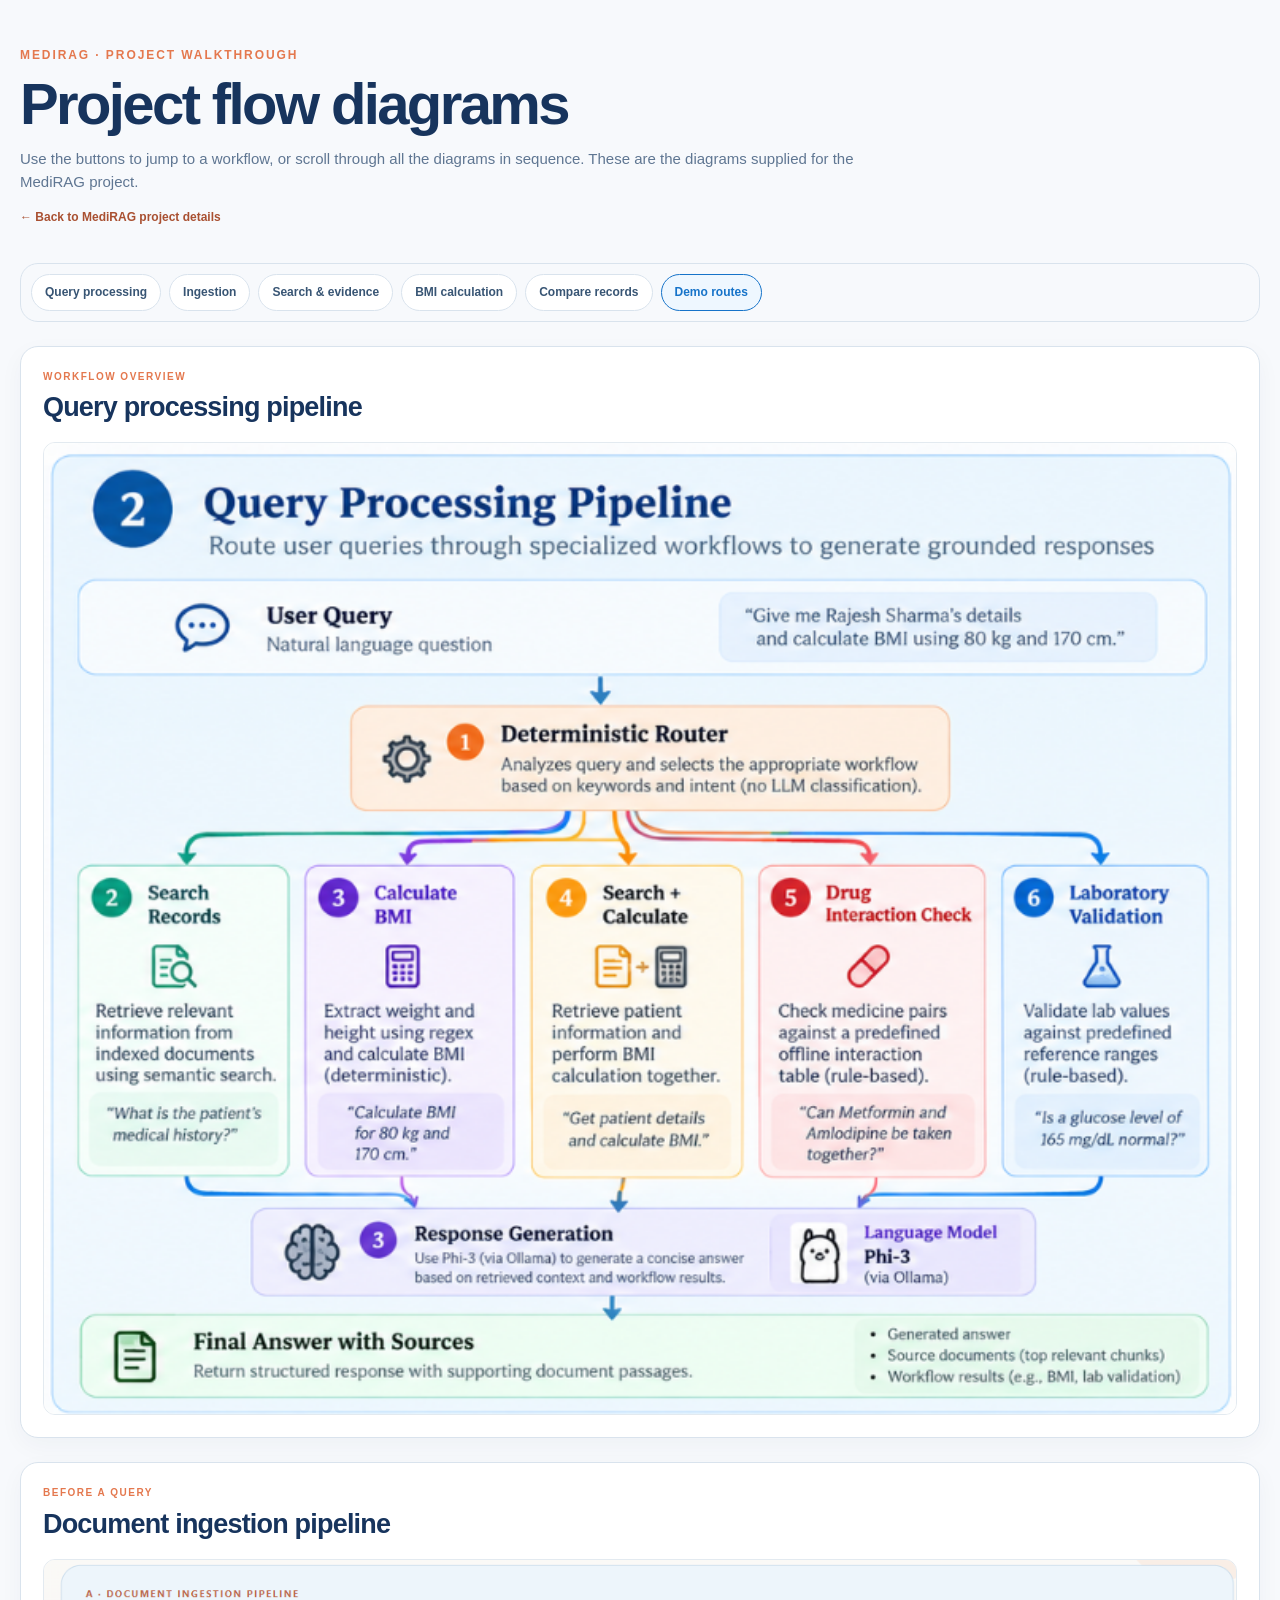
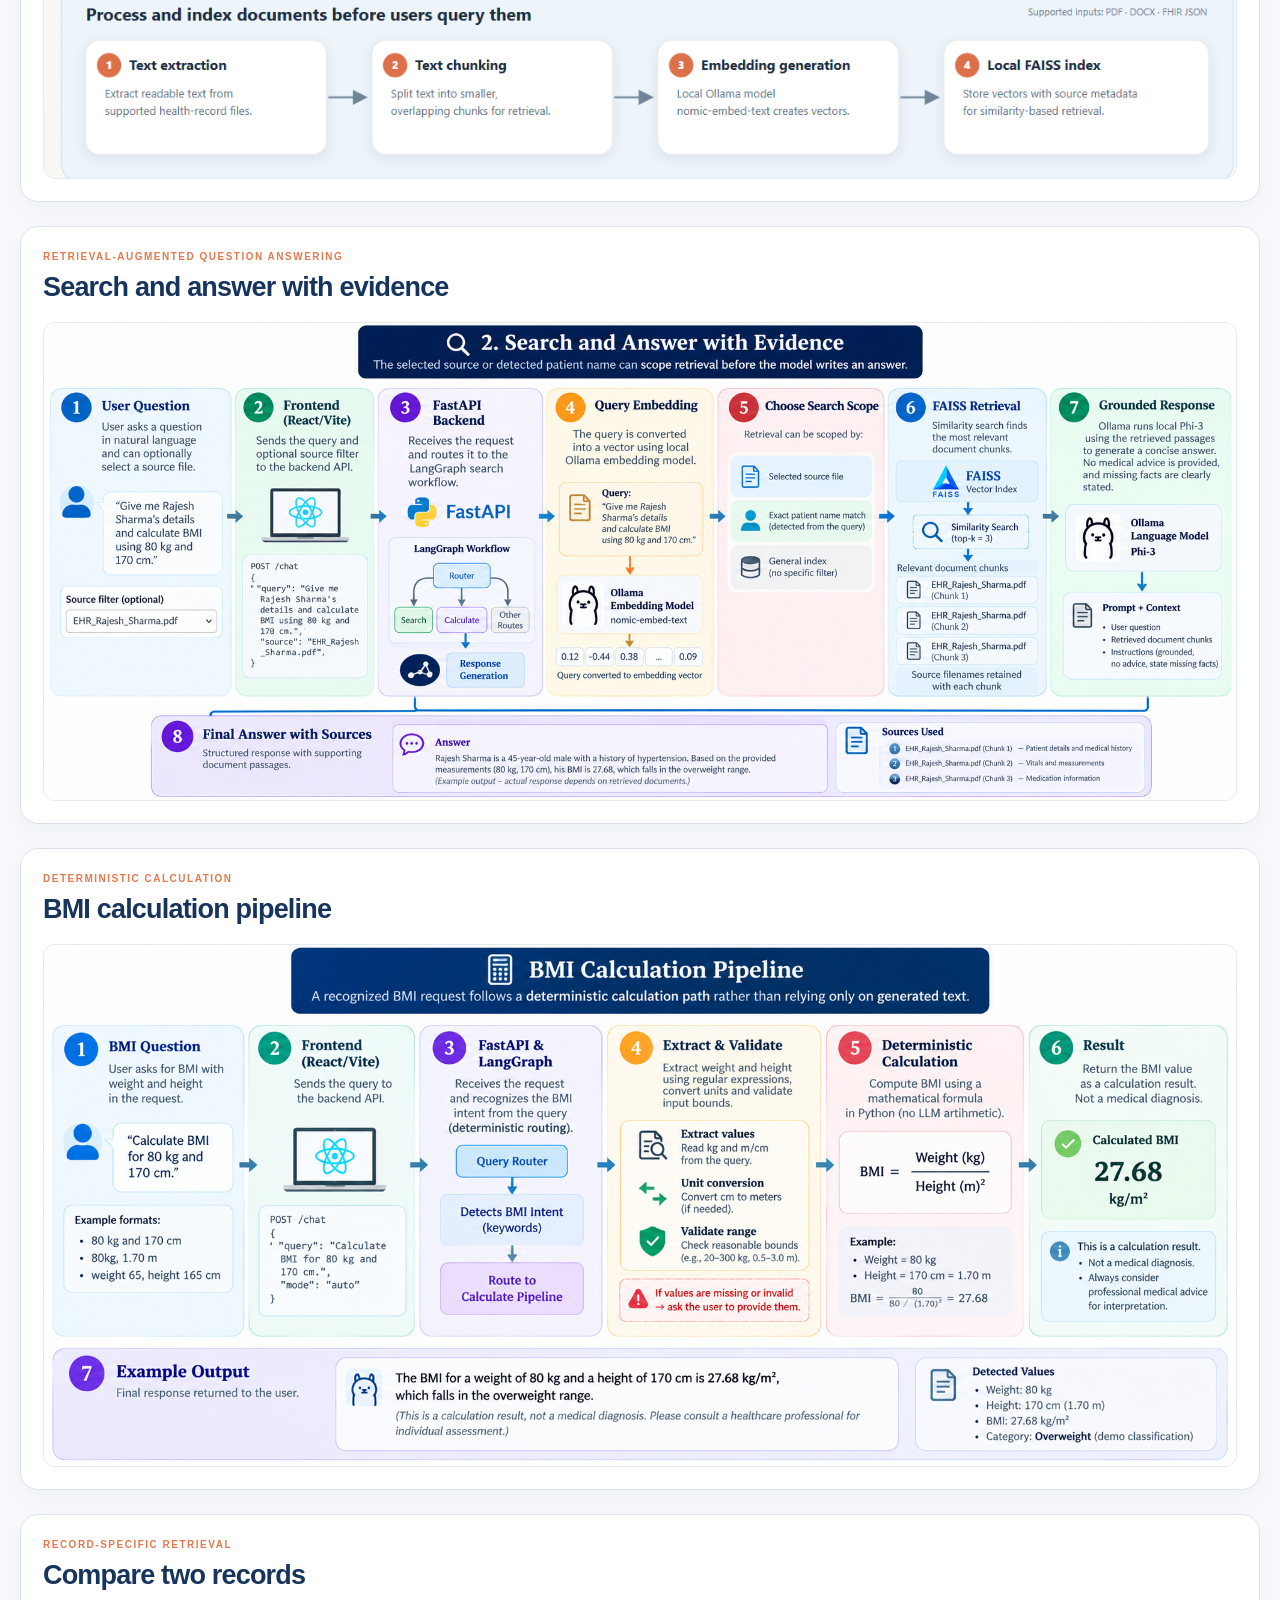
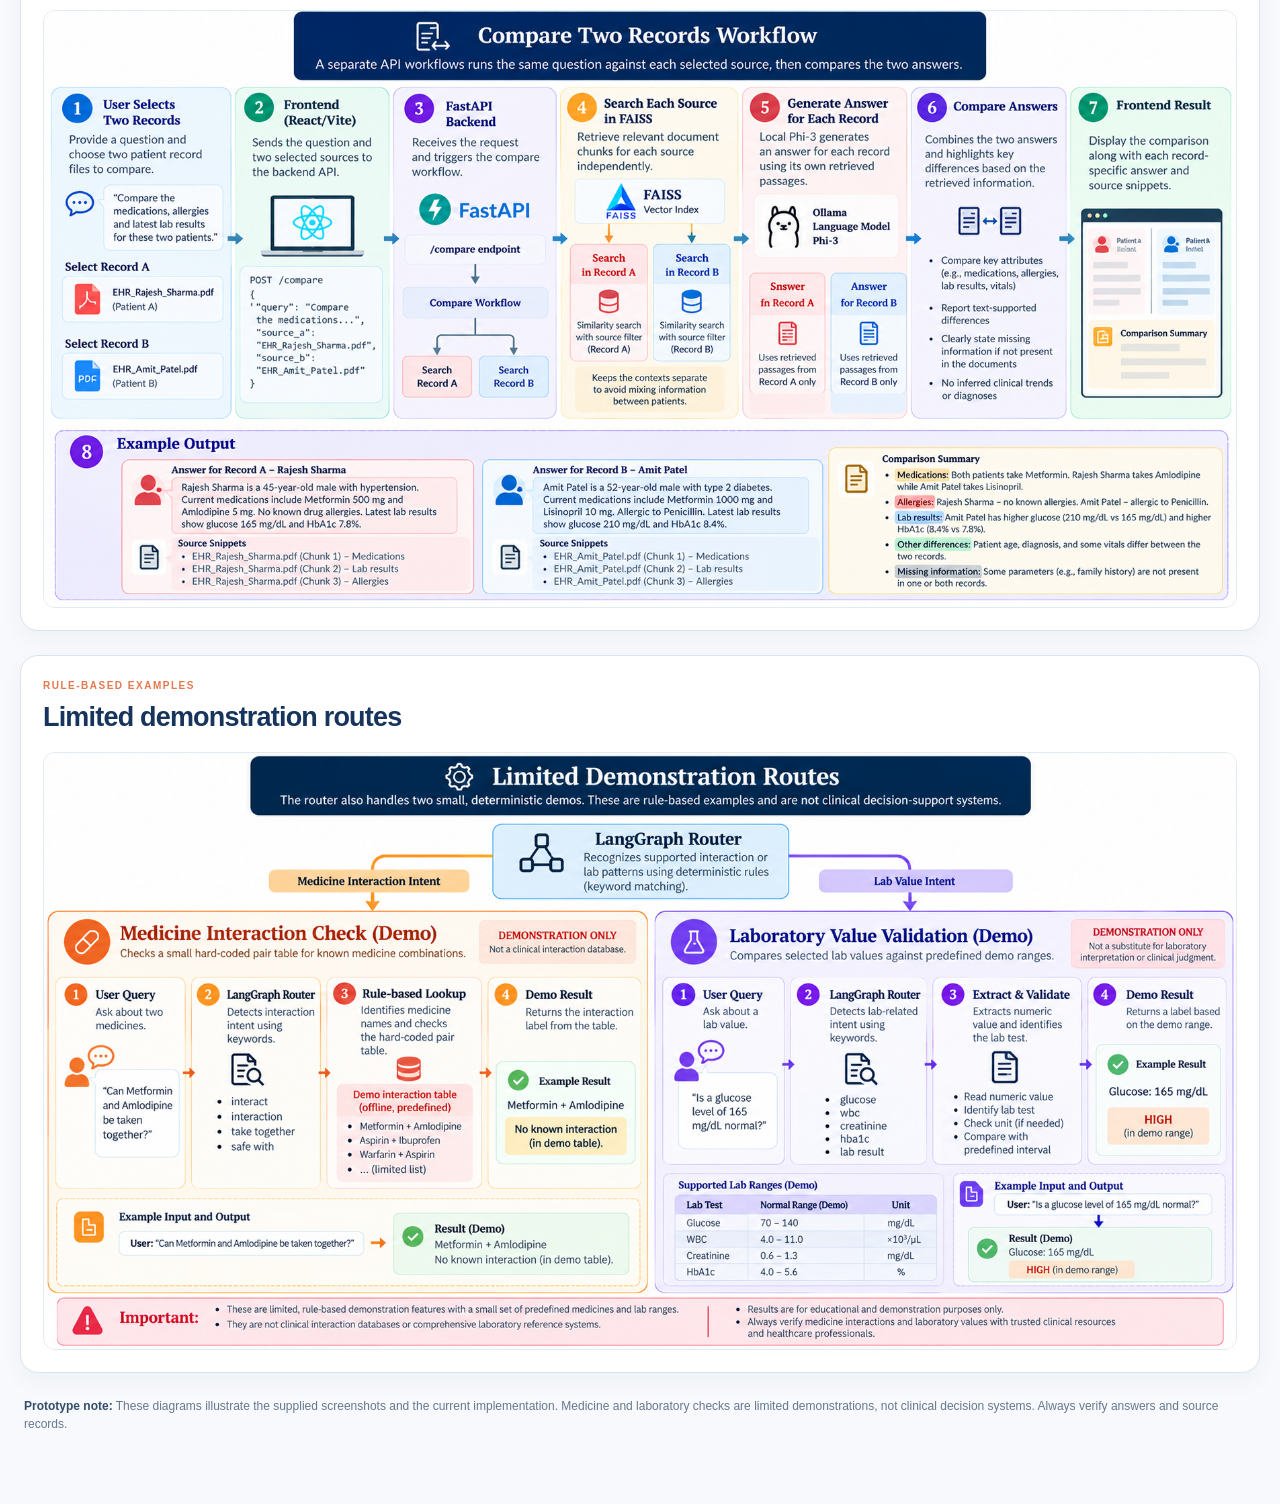
<file: medirag-flow-diagrams.html>
<!doctype html>
<html lang="en">
<head>
<meta charset="utf-8">
<meta name="viewport" content="width=device-width, initial-scale=1">
<meta name="description" content="MediRAG workflow diagrams for document indexing, retrieval, BMI calculation, comparison, and demonstration routes.">
<title>MediRAG — Project Flow Diagrams</title>
<style>
:root{--ink:#17345d;--muted:#5f7692;--line:#d9e3ed;--paper:#f7f9fc;--blue:#1673c9;--orange:#e4784e}
*{box-sizing:border-box}html{scroll-behavior:smooth;scroll-padding-top:95px}body{margin:0;background:var(--paper);color:var(--ink);font:15px/1.55 "Segoe UI",Arial,sans-serif}
main{width:min(1320px,calc(100% - 40px));margin:0 auto;padding:40px 0 70px}header{padding:6px 0 22px}.brand{font-size:12px;font-weight:800;letter-spacing:.16em;text-transform:uppercase;color:var(--orange)}h1{font-size:clamp(34px,5vw,58px);line-height:1.08;letter-spacing:-.045em;margin:8px 0 12px;color:#17345d}header p{max-width:850px;color:var(--muted);margin:0}.back{display:inline-block;margin-top:14px;color:#a95031;text-decoration:none;font-weight:700;font-size:12px}
nav{position:sticky;top:10px;z-index:5;display:flex;flex-wrap:wrap;gap:8px;margin:14px 0 24px;padding:10px;background:rgba(247,249,252,.94);backdrop-filter:blur(12px);border:1px solid #d9e3ed;border-radius:18px}nav a{font-size:12px;font-weight:700;text-decoration:none;color:#385574;background:#fff;border:1px solid var(--line);padding:8px 13px;border-radius:24px;transition:.18s}nav a:hover,nav a[aria-current="location"]{border-color:var(--blue);color:var(--blue);background:#eef7ff}
.flow-section{scroll-margin-top:100px;background:#fff;border:1px solid var(--line);border-radius:18px;padding:22px;margin:18px 0 24px;box-shadow:0 8px 24px #26364d0a}.flow-kicker{font-size:10px;font-weight:800;letter-spacing:.15em;text-transform:uppercase;color:var(--orange);margin:0 0 3px}.flow-section h2{font-size:clamp(20px,3vw,27px);letter-spacing:-.03em;margin:0 0 13px;color:#17345d}.flow-image{display:block;width:100%;height:auto;border-radius:12px;border:1px solid #e3eaf0}.foot{font-size:12px;color:#66788c;margin:24px 4px 0}.foot strong{color:#344d69}
@media(max-width:640px){main{width:calc(100% - 20px);padding:24px 0 45px}.flow-section{padding:12px;margin:14px 0 18px}nav{gap:6px;padding:8px}nav a{font-size:11px;padding:7px 10px}}
@media(prefers-reduced-motion:reduce){html{scroll-behavior:auto}*{transition:none!important}}
</style>
</head>
<body>
<main>
<header>
  <div class="brand">MediRAG · Project walkthrough</div>
  <h1>Project flow diagrams</h1>
  <p>Use the buttons to jump to a workflow, or scroll through all the diagrams in sequence. These are the diagrams supplied for the MediRAG project.</p>
  <a class="back" href="project.html?project=medirag">← Back to MediRAG project details</a>
</header>
<nav aria-label="Flow diagrams">
  <a href="#overview">Query processing</a><a href="#ingestion">Ingestion</a><a href="#search">Search & evidence</a><a href="#calculation">BMI calculation</a><a href="#compare">Compare records</a><a href="#demos">Demo routes</a>
</nav>
<section class="flow-section" id="overview"><p class="flow-kicker">Workflow overview</p><h2>Query processing pipeline</h2><img class="flow-image" src="assets/medirag-flows/query-processing.png" alt="MediRAG query processing pipeline showing user query routing to search, BMI calculation, combined search and calculation, medicine interaction, and laboratory validation paths"></section>
<section class="flow-section" id="ingestion"><p class="flow-kicker">Before a query</p><h2>Document ingestion pipeline</h2><img class="flow-image" src="assets/medirag-flows/document-ingestion.png" alt="Document ingestion flow from text extraction to chunking, local embeddings, and a FAISS index"></section>
<section class="flow-section" id="search"><p class="flow-kicker">Retrieval-augmented question answering</p><h2>Search and answer with evidence</h2><img class="flow-image" src="assets/medirag-flows/search-evidence.png" alt="Search and answer workflow with query embedding, search scope, FAISS retrieval, local Phi-3 generation, and source passages"></section>
<section class="flow-section" id="calculation"><p class="flow-kicker">Deterministic calculation</p><h2>BMI calculation pipeline</h2><img class="flow-image" src="assets/medirag-flows/bmi-calculation.png" alt="BMI calculation workflow showing input extraction, validation, deterministic calculation, and result"></section>
<section class="flow-section" id="compare"><p class="flow-kicker">Record-specific retrieval</p><h2>Compare two records</h2><img class="flow-image" src="assets/medirag-flows/record-comparison.png" alt="Compare-records workflow that searches two selected sources separately and presents record-specific answers and a comparison"></section>
<section class="flow-section" id="demos"><p class="flow-kicker">Rule-based examples</p><h2>Limited demonstration routes</h2><img class="flow-image" src="assets/medirag-flows/demo-routes.png" alt="Limited demonstration routes for medicine interaction and laboratory value checks with explicit demo-only labels"></section>
<p class="foot"><strong>Prototype note:</strong> These diagrams illustrate the supplied screenshots and the current implementation. Medicine and laboratory checks are limited demonstrations, not clinical decision systems. Always verify answers and source records.</p>
</main>
<script>
const flowLinks=[...document.querySelectorAll('nav a[href^="#"]')];
const flowSections=flowLinks.map(link=>document.querySelector(link.getAttribute('href'))).filter(Boolean);
if('IntersectionObserver'in window){const observer=new IntersectionObserver(entries=>{entries.forEach(entry=>{if(entry.isIntersecting)flowLinks.forEach(link=>{if(link.getAttribute('href')===`#${entry.target.id}`)link.setAttribute('aria-current','location');else link.removeAttribute('aria-current')})})},{rootMargin:'-18% 0px -70% 0px'});flowSections.forEach(section=>observer.observe(section))}
</script>
</body>
</html>
</file>
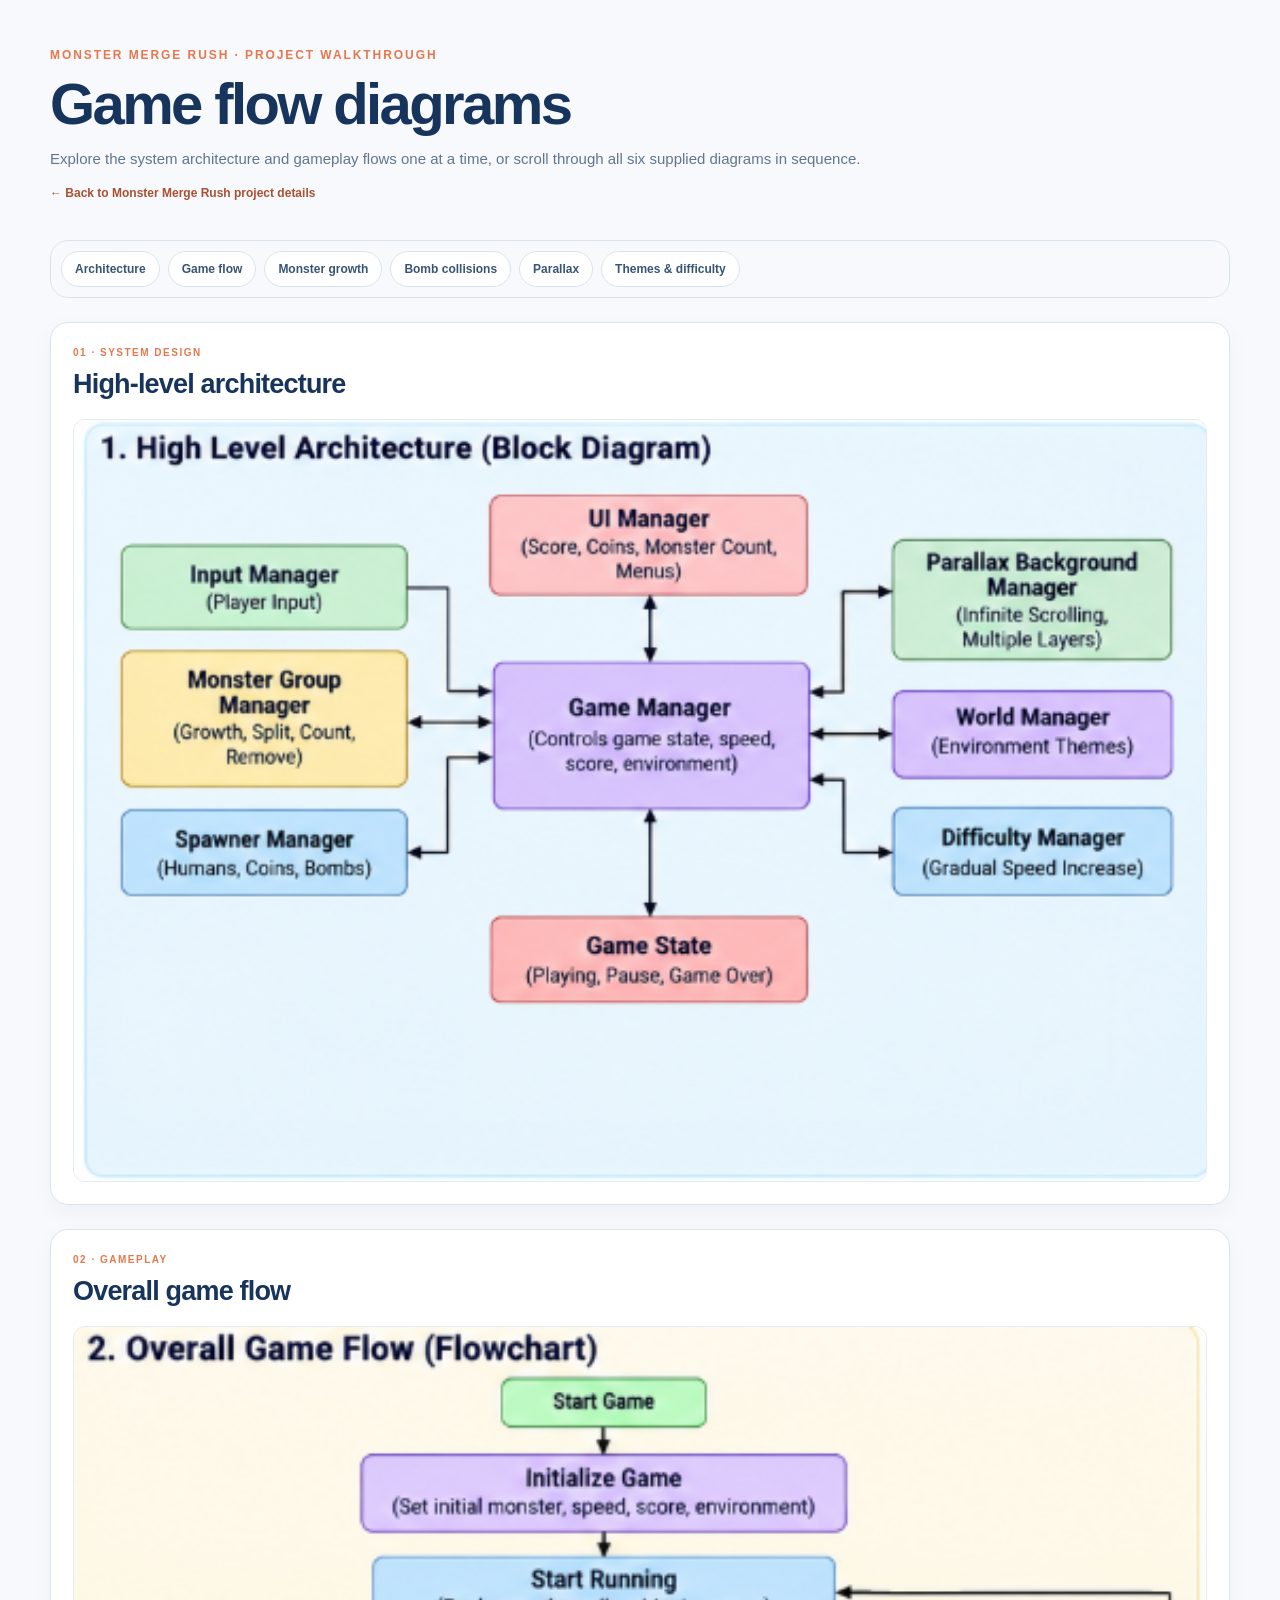
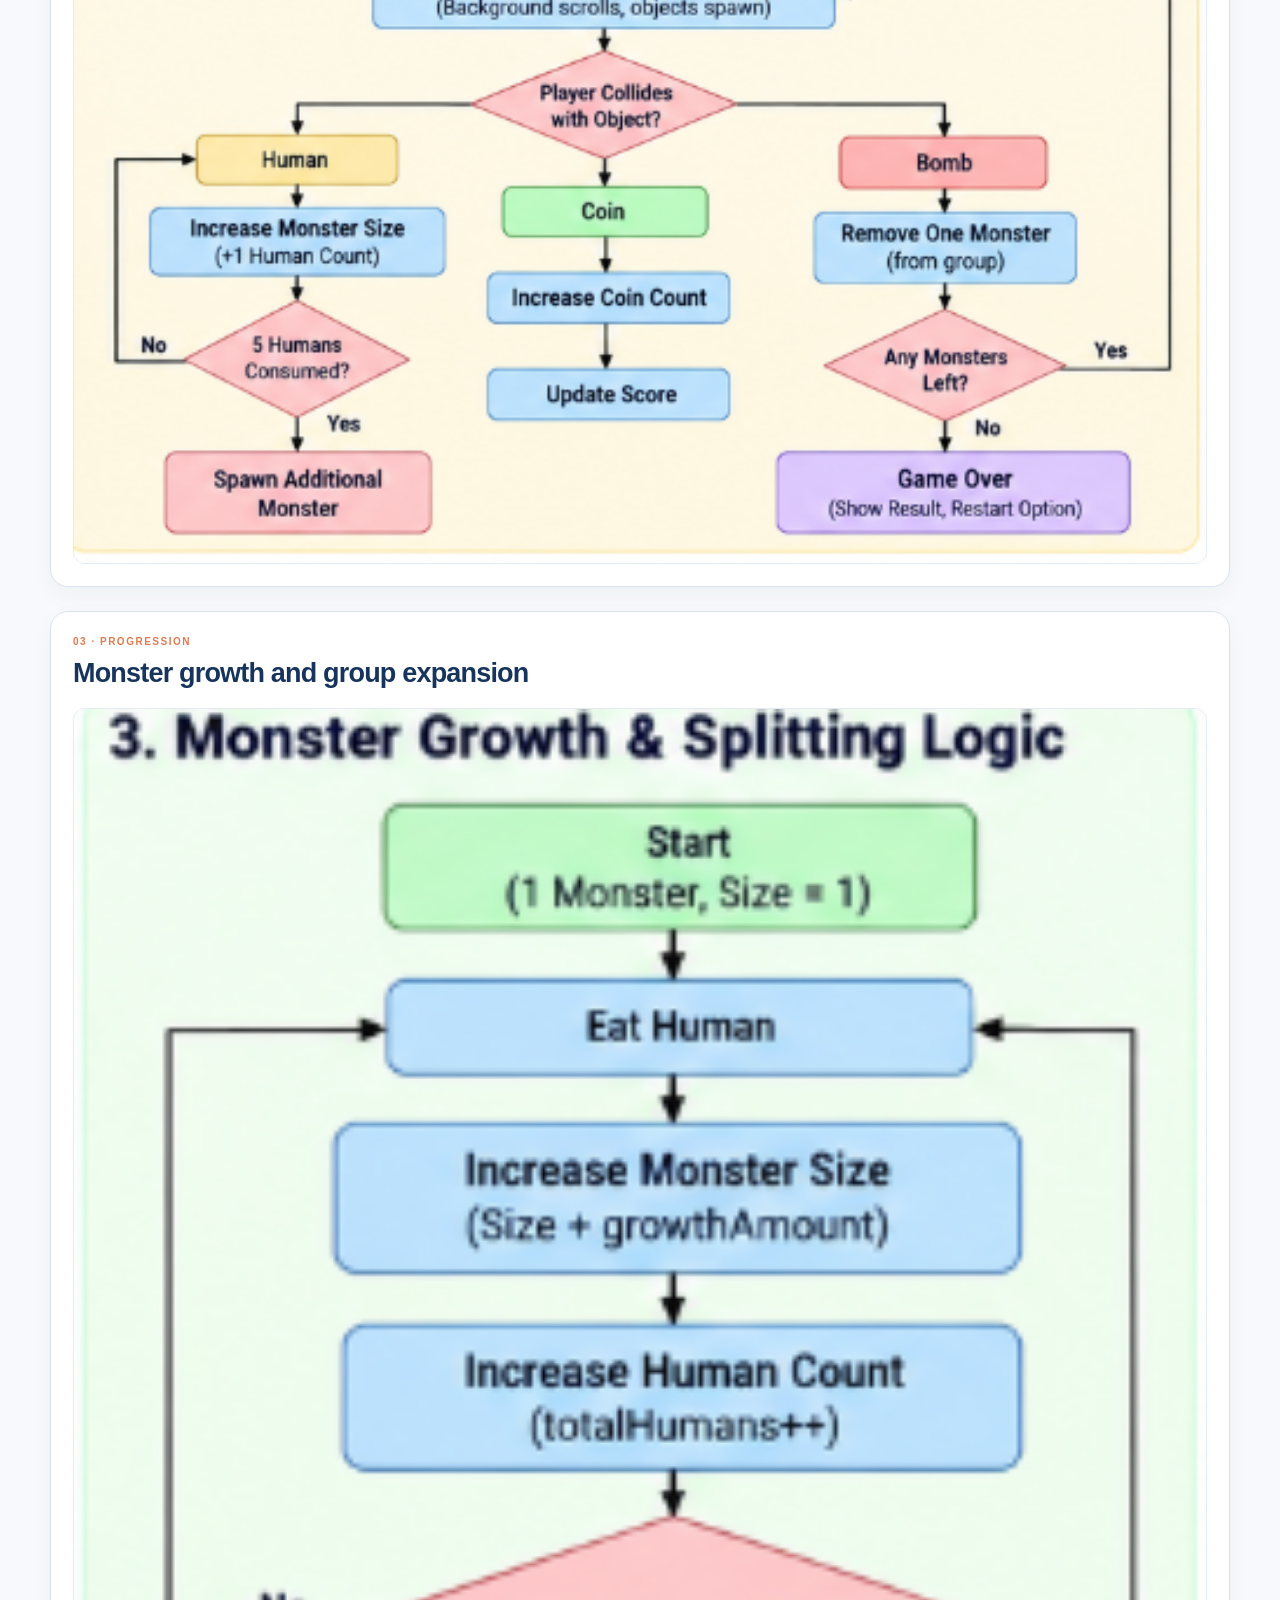
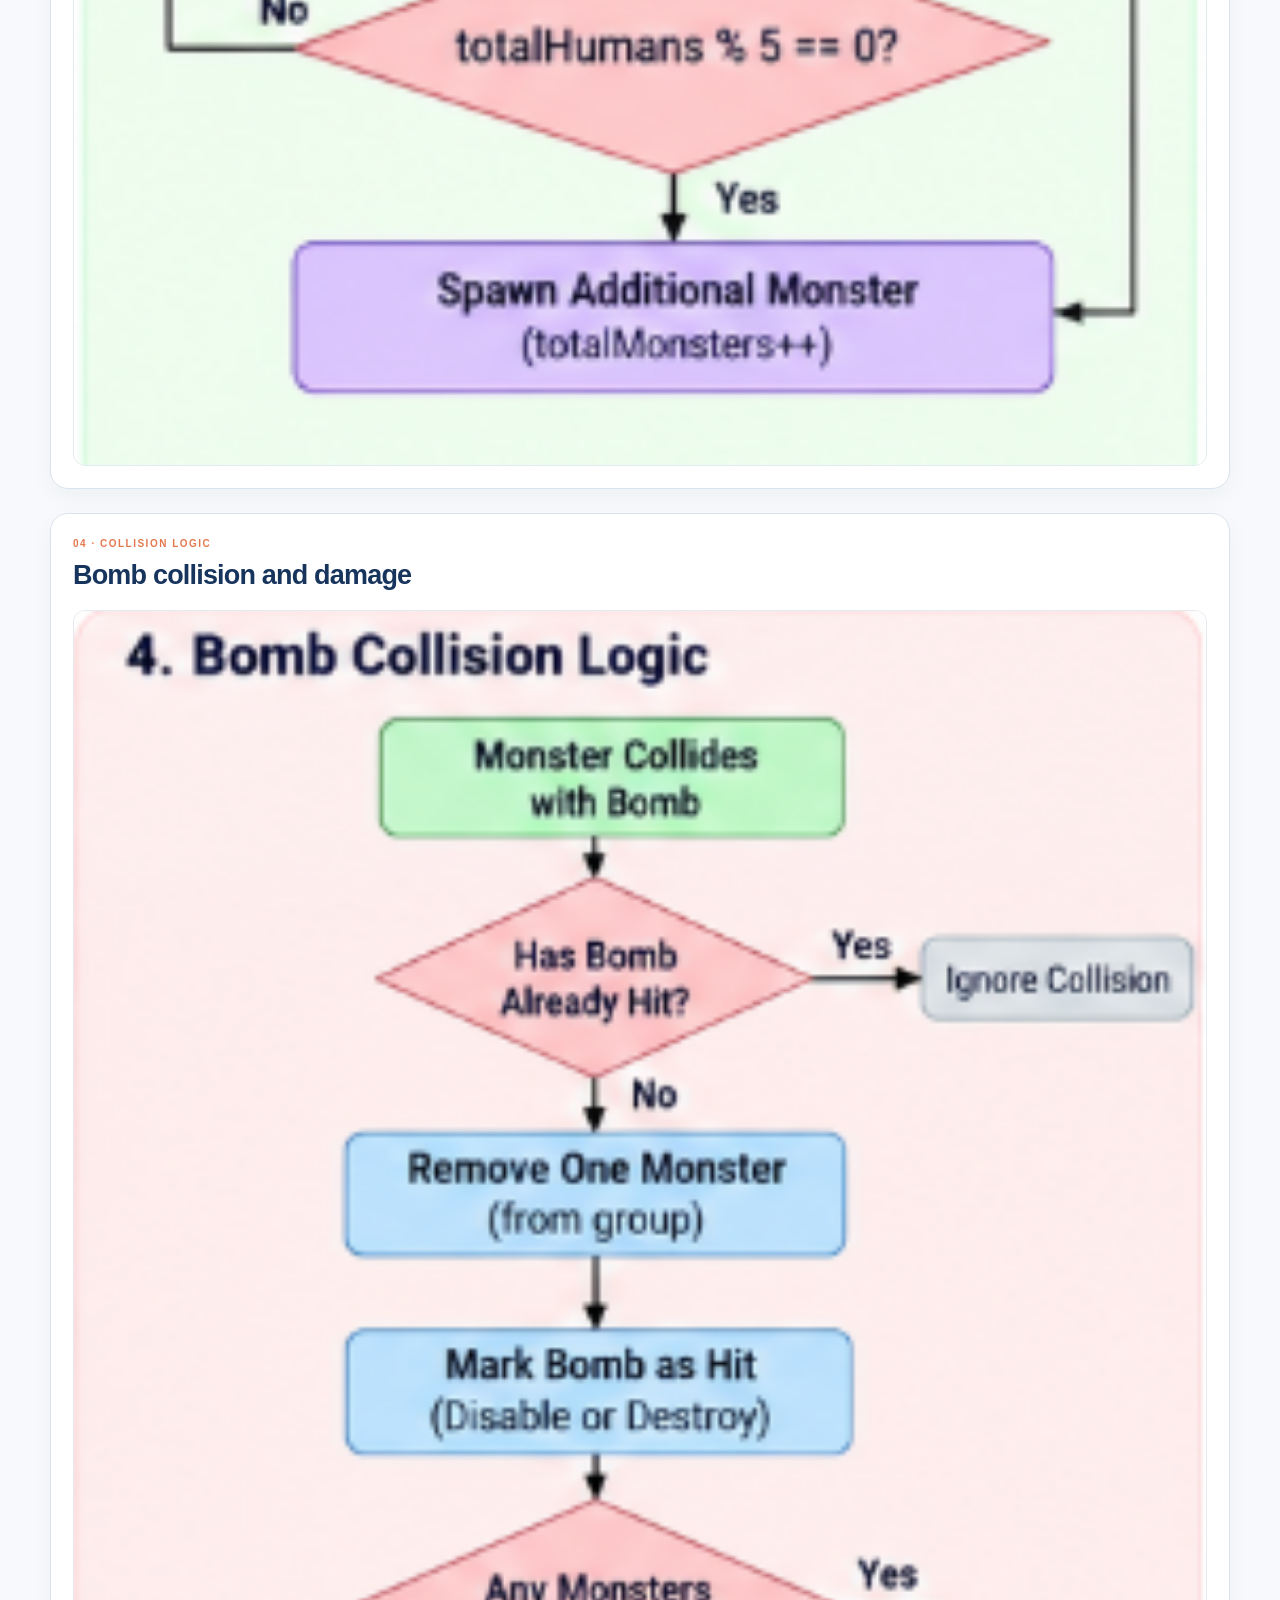
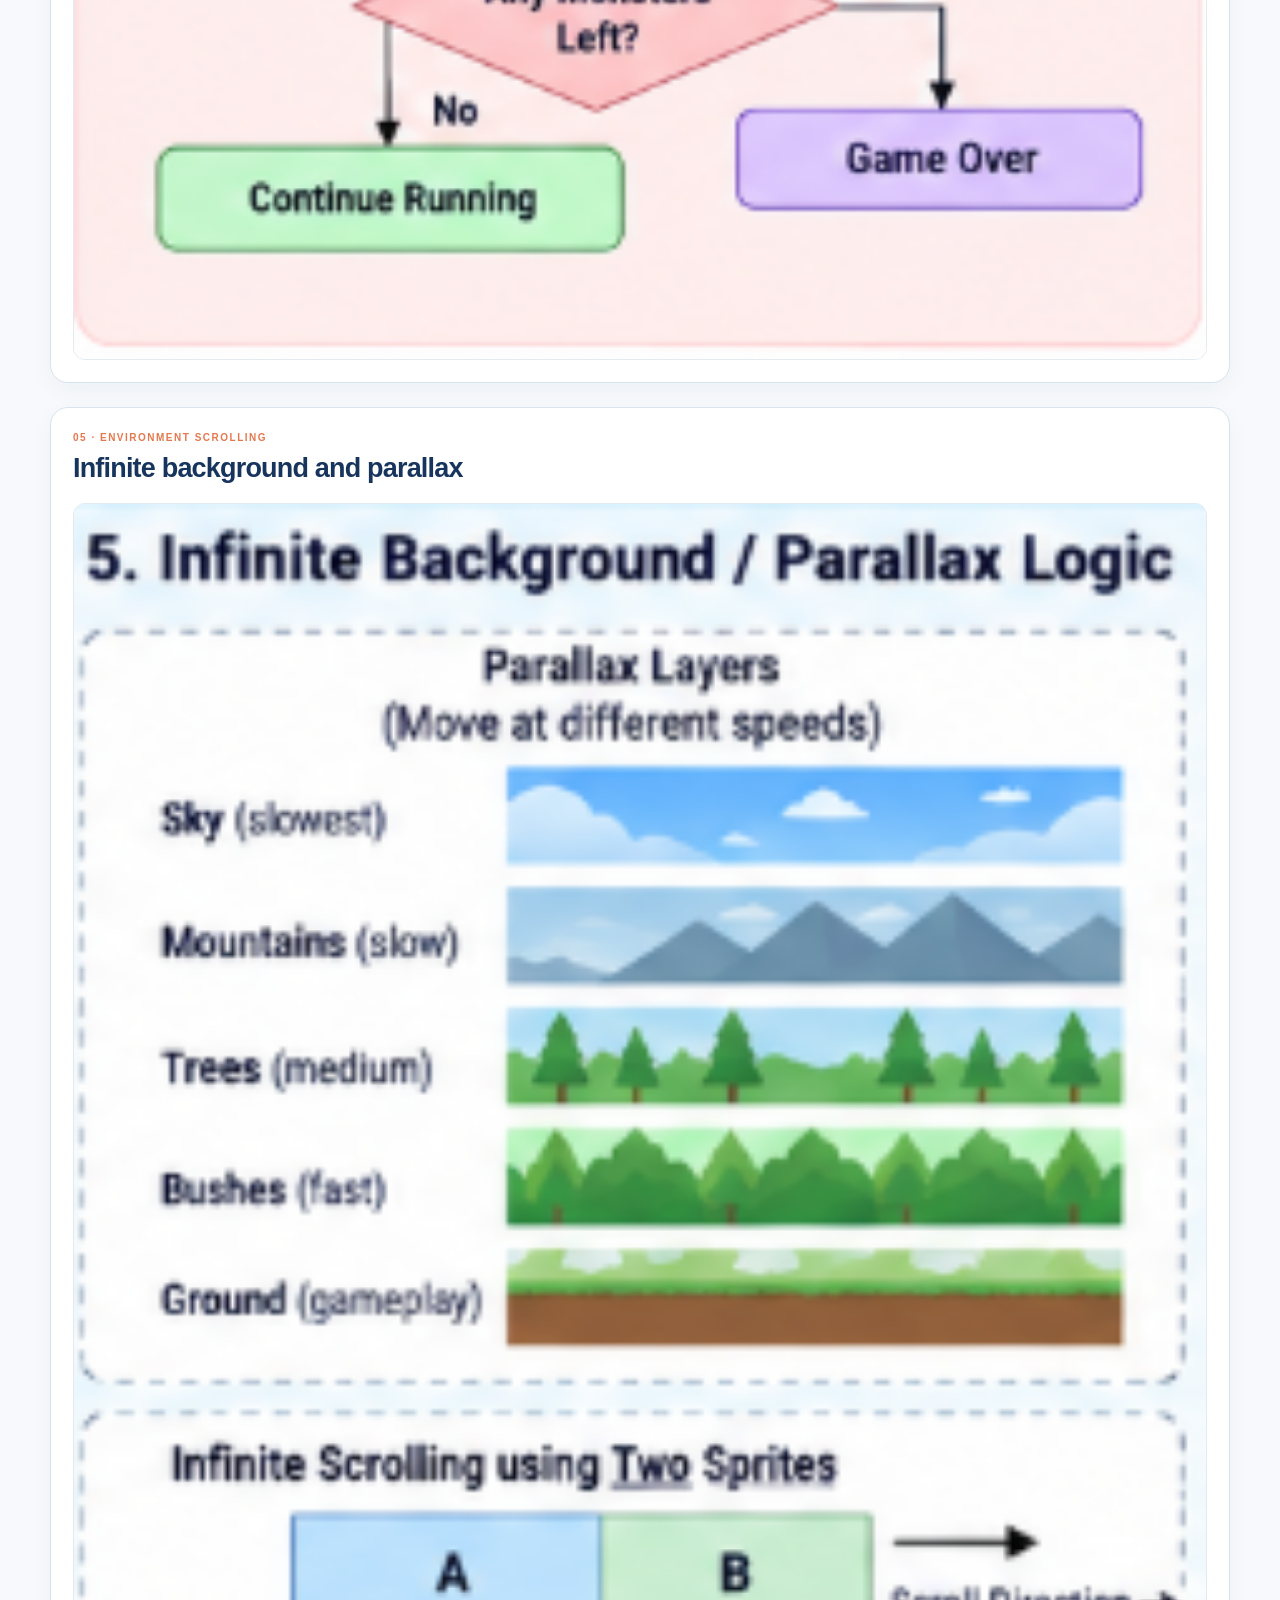
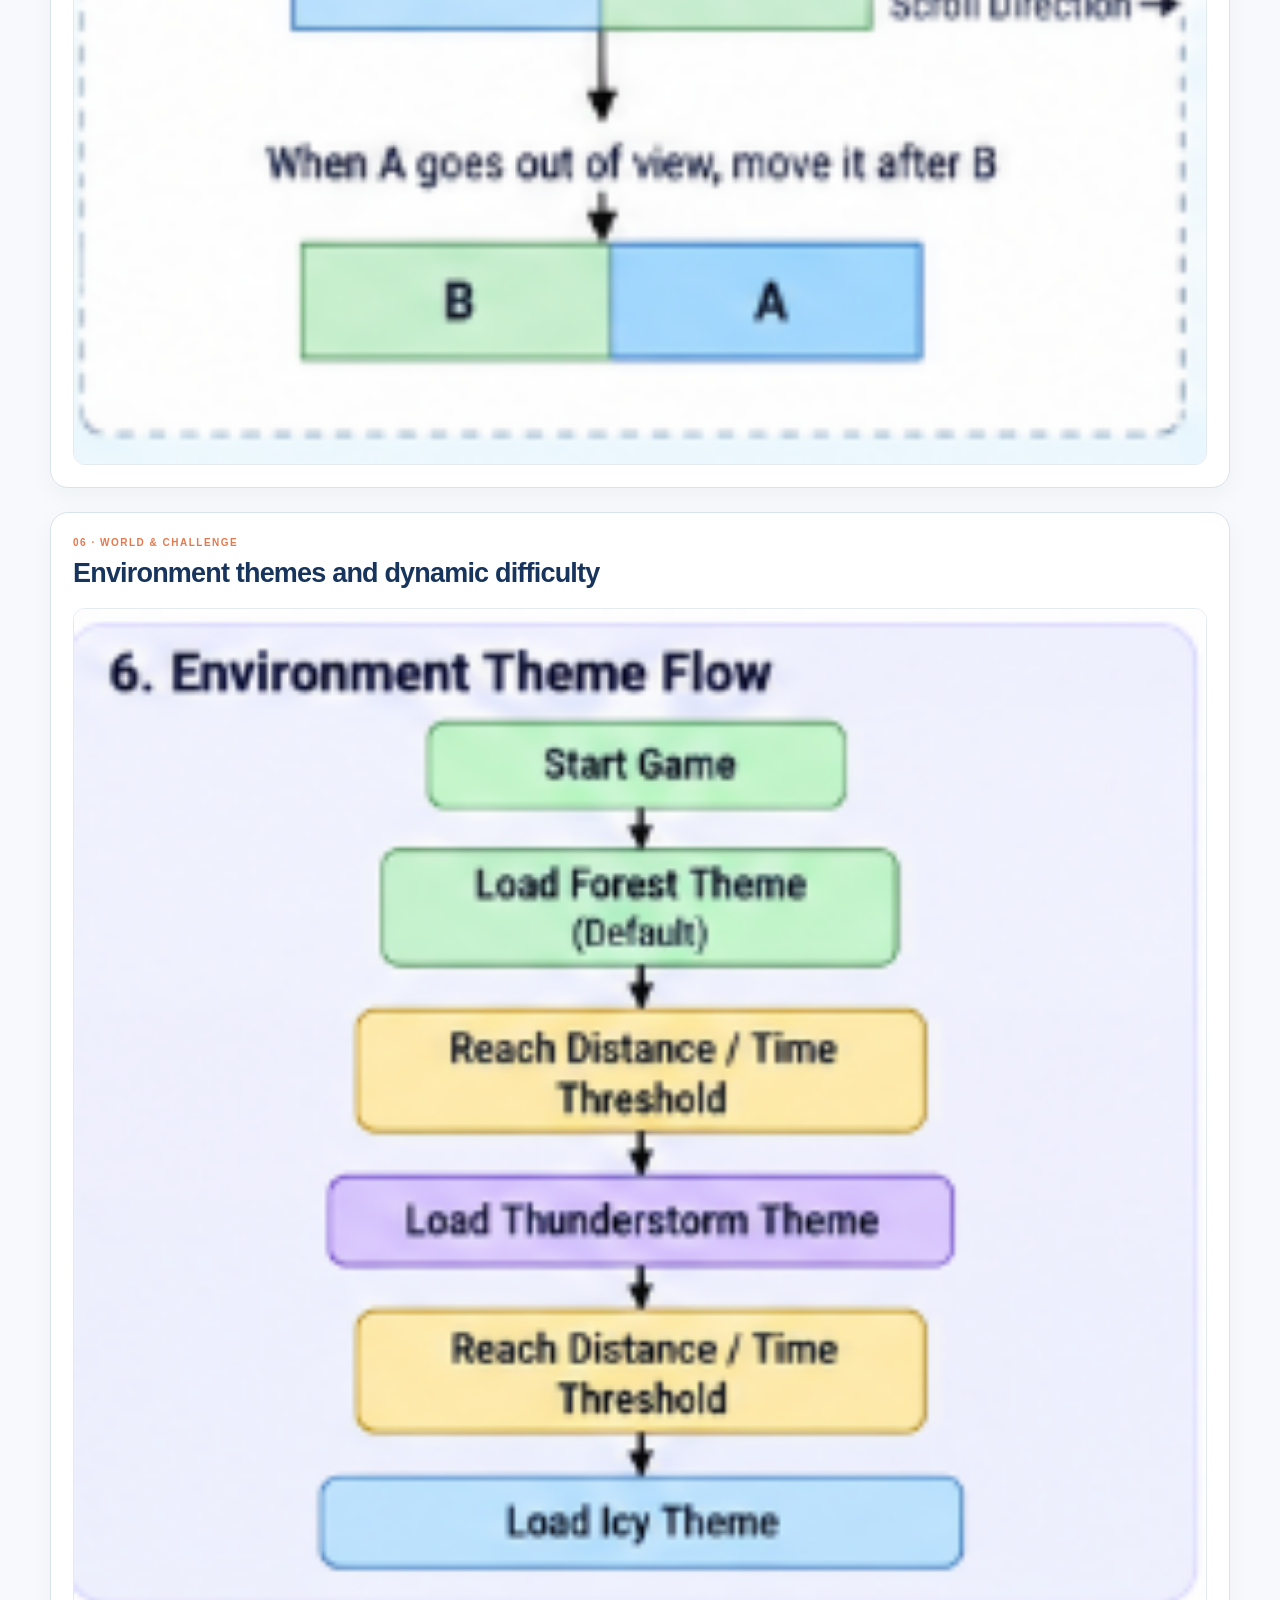
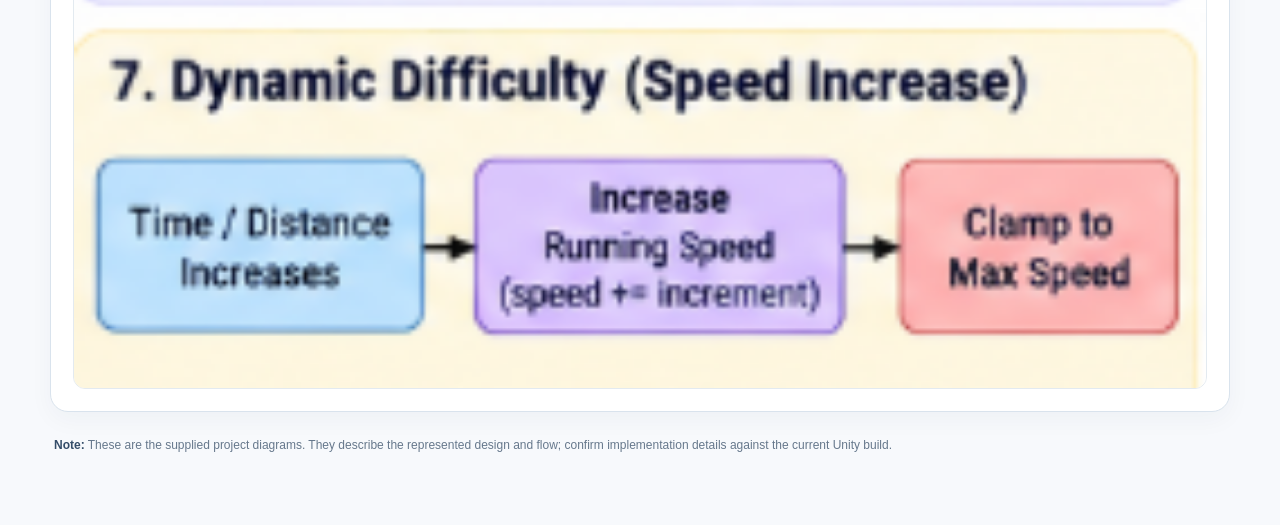
<file: monstermerge-flow-diagrams.html>
<!doctype html>
<html lang="en">
<head>
<meta charset="utf-8">
<meta name="viewport" content="width=device-width, initial-scale=1">
<meta name="description" content="Monster Merge Rush architecture and gameplay flow diagrams.">
<title>Monster Merge Rush — Project Flow Diagrams</title>
<style>
:root{--ink:#17345d;--muted:#5f7692;--line:#d9e3ed;--paper:#f7f9fc;--blue:#1673c9;--orange:#e4784e}
*{box-sizing:border-box}html{scroll-behavior:smooth;scroll-padding-top:95px}body{margin:0;background:var(--paper);color:var(--ink);font:15px/1.55 "Segoe UI",Arial,sans-serif}
main{width:min(1180px,calc(100% - 40px));margin:0 auto;padding:40px 0 70px}header{padding:6px 0 22px}.brand{font-size:12px;font-weight:800;letter-spacing:.16em;text-transform:uppercase;color:var(--orange)}h1{font-size:clamp(34px,5vw,58px);line-height:1.08;letter-spacing:-.045em;margin:8px 0 12px;color:#17345d}header p{max-width:850px;color:var(--muted);margin:0}.back{display:inline-block;margin-top:14px;color:#a95031;text-decoration:none;font-weight:700;font-size:12px}
nav{position:sticky;top:10px;z-index:5;display:flex;flex-wrap:wrap;gap:8px;margin:14px 0 24px;padding:10px;background:rgba(247,249,252,.94);backdrop-filter:blur(12px);border:1px solid var(--line);border-radius:18px}nav a{font-size:12px;font-weight:700;text-decoration:none;color:#385574;background:#fff;border:1px solid var(--line);padding:8px 13px;border-radius:24px;transition:.18s}nav a:hover{border-color:var(--blue);color:var(--blue);background:#eef7ff}
.flow-section{scroll-margin-top:100px;background:#fff;border:1px solid var(--line);border-radius:18px;padding:22px;margin:18px 0 24px;box-shadow:0 8px 24px #26364d0a}.flow-kicker{font-size:10px;font-weight:800;letter-spacing:.15em;text-transform:uppercase;color:var(--orange);margin:0 0 3px}.flow-section h2{font-size:clamp(20px,3vw,27px);letter-spacing:-.03em;margin:0 0 13px;color:#17345d}.flow-image{display:block;width:100%;height:auto;border-radius:12px;border:1px solid #e3eaf0}.foot{font-size:12px;color:#66788c;margin:24px 4px 0}.foot strong{color:#344d69}
@media(max-width:640px){main{width:calc(100% - 20px);padding:24px 0 45px}.flow-section{padding:12px;margin:14px 0 18px}nav{gap:6px;padding:8px}nav a{font-size:11px;padding:7px 10px}}
@media(prefers-reduced-motion:reduce){html{scroll-behavior:auto}*{transition:none!important}}
</style>
</head>
<body>
<main>
<header>
  <div class="brand">Monster Merge Rush · Project walkthrough</div>
  <h1>Game flow diagrams</h1>
  <p>Explore the system architecture and gameplay flows one at a time, or scroll through all six supplied diagrams in sequence.</p>
  <a class="back" href="project.html?project=monstermerge-rush">← Back to Monster Merge Rush project details</a>
</header>
<nav aria-label="Monster Merge Rush diagrams">
  <a href="#architecture">Architecture</a><a href="#game-flow">Game flow</a><a href="#growth">Monster growth</a><a href="#bombs">Bomb collisions</a><a href="#parallax">Parallax</a><a href="#worlds">Themes & difficulty</a>
</nav>
<section class="flow-section" id="architecture"><p class="flow-kicker">01 · SYSTEM DESIGN</p><h2>High-level architecture</h2><img class="flow-image" src="assets/monstermerge-flows/01-high-level-architecture.png" alt="Monster Merge Rush block diagram showing the game manager, input manager, monster group, spawner, UI, parallax background, world, difficulty, and game state managers" loading="lazy"></section>
<section class="flow-section" id="game-flow"><p class="flow-kicker">02 · GAMEPLAY</p><h2>Overall game flow</h2><img class="flow-image" src="assets/monstermerge-flows/02-overall-game-flow.png" alt="Monster Merge Rush flowchart from game start through human, coin, and bomb collisions to score updates and game over" loading="lazy"></section>
<section class="flow-section" id="growth"><p class="flow-kicker">03 · PROGRESSION</p><h2>Monster growth and group expansion</h2><img class="flow-image" src="assets/monstermerge-flows/03-monster-growth.png" alt="Monster growth logic showing human consumption, monster size and human count updates, and milestone-based spawning" loading="lazy"></section>
<section class="flow-section" id="bombs"><p class="flow-kicker">04 · COLLISION LOGIC</p><h2>Bomb collision and damage</h2><img class="flow-image" src="assets/monstermerge-flows/04-bomb-collision.png" alt="Bomb collision flow showing one-time hit handling, monster removal, and continuing or ending the run" loading="lazy"></section>
<section class="flow-section" id="parallax"><p class="flow-kicker">05 · ENVIRONMENT SCROLLING</p><h2>Infinite background and parallax</h2><img class="flow-image" src="assets/monstermerge-flows/05-parallax-background.png" alt="Parallax background layers and paired sprites repositioned to create an infinite scrolling effect" loading="lazy"></section>
<section class="flow-section" id="worlds"><p class="flow-kicker">06 · WORLD & CHALLENGE</p><h2>Environment themes and dynamic difficulty</h2><img class="flow-image" src="assets/monstermerge-flows/06-environment-and-difficulty.png" alt="Environment theme progression from forest to thunderstorm to icy world, plus speed increase and maximum-speed clamping" loading="lazy"></section>
<p class="foot"><strong>Note:</strong> These are the supplied project diagrams. They describe the represented design and flow; confirm implementation details against the current Unity build.</p>
</main>
</body>
</html>
</file>
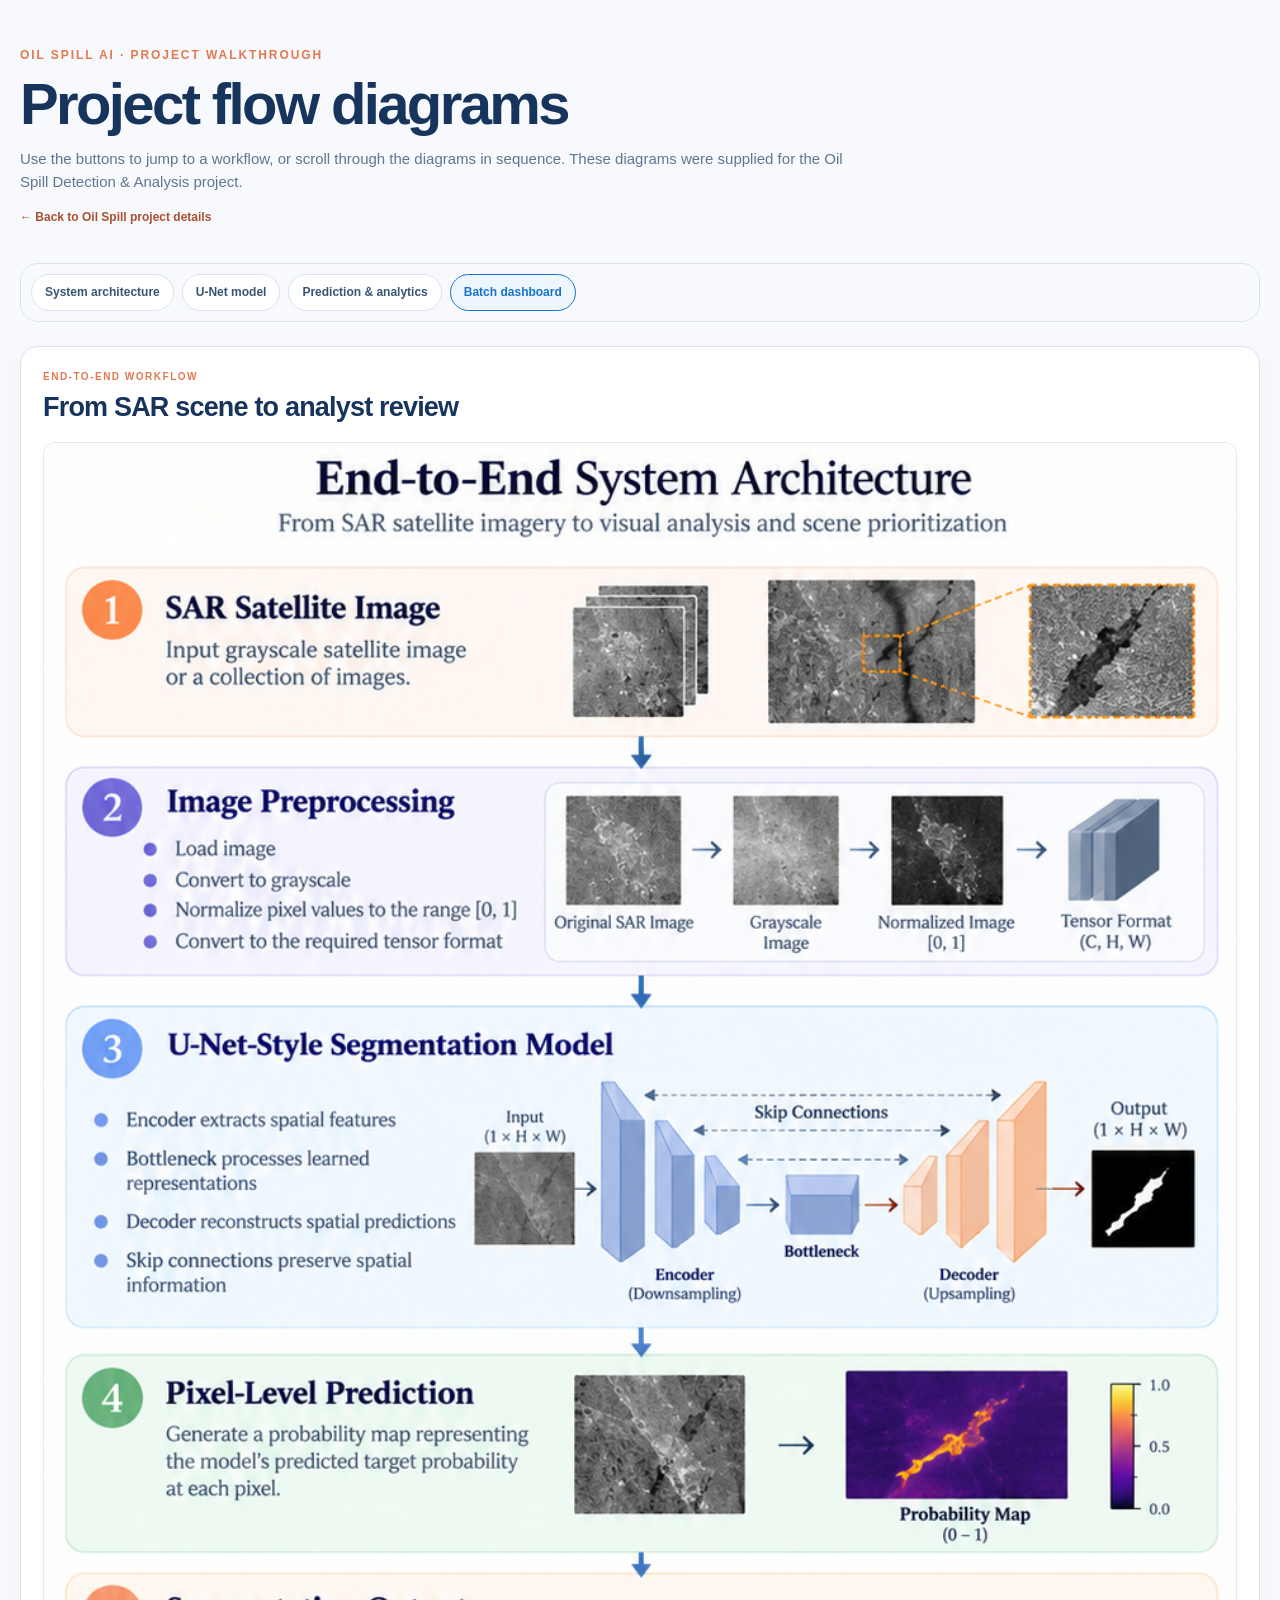
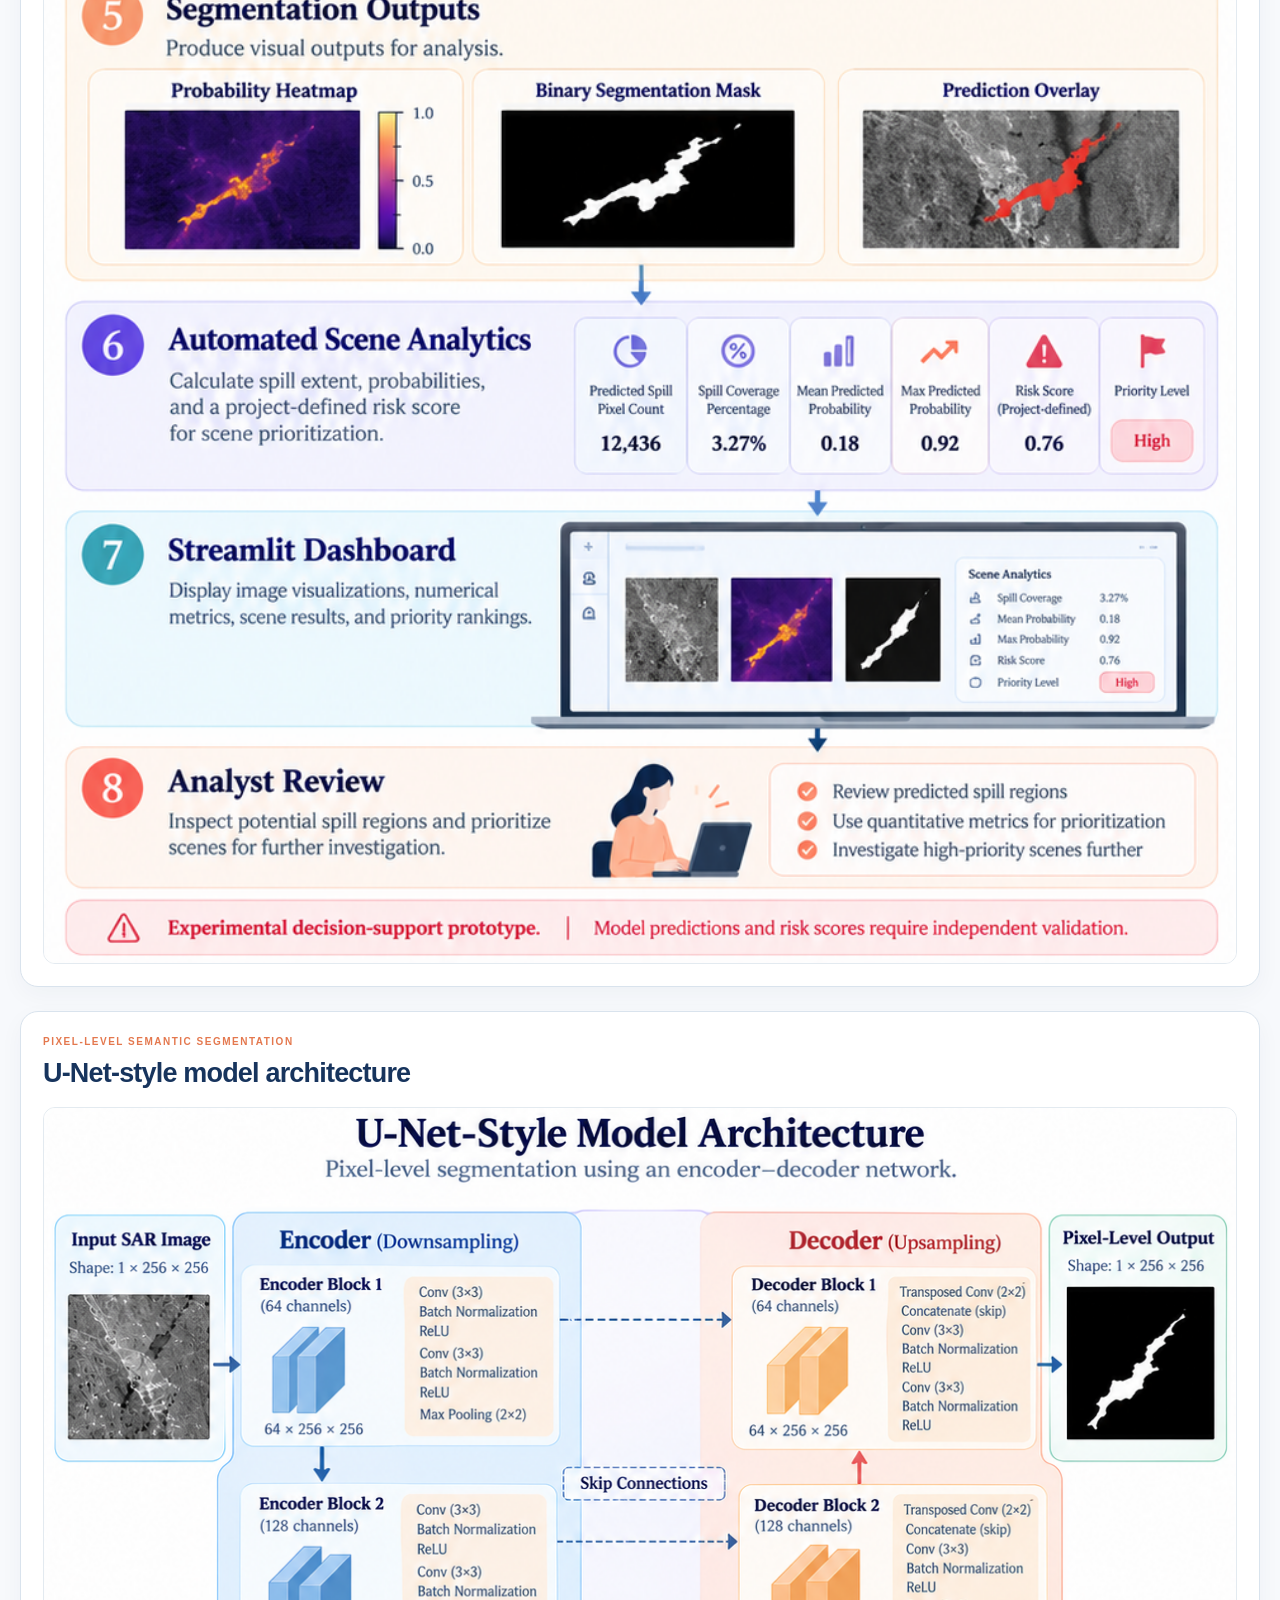
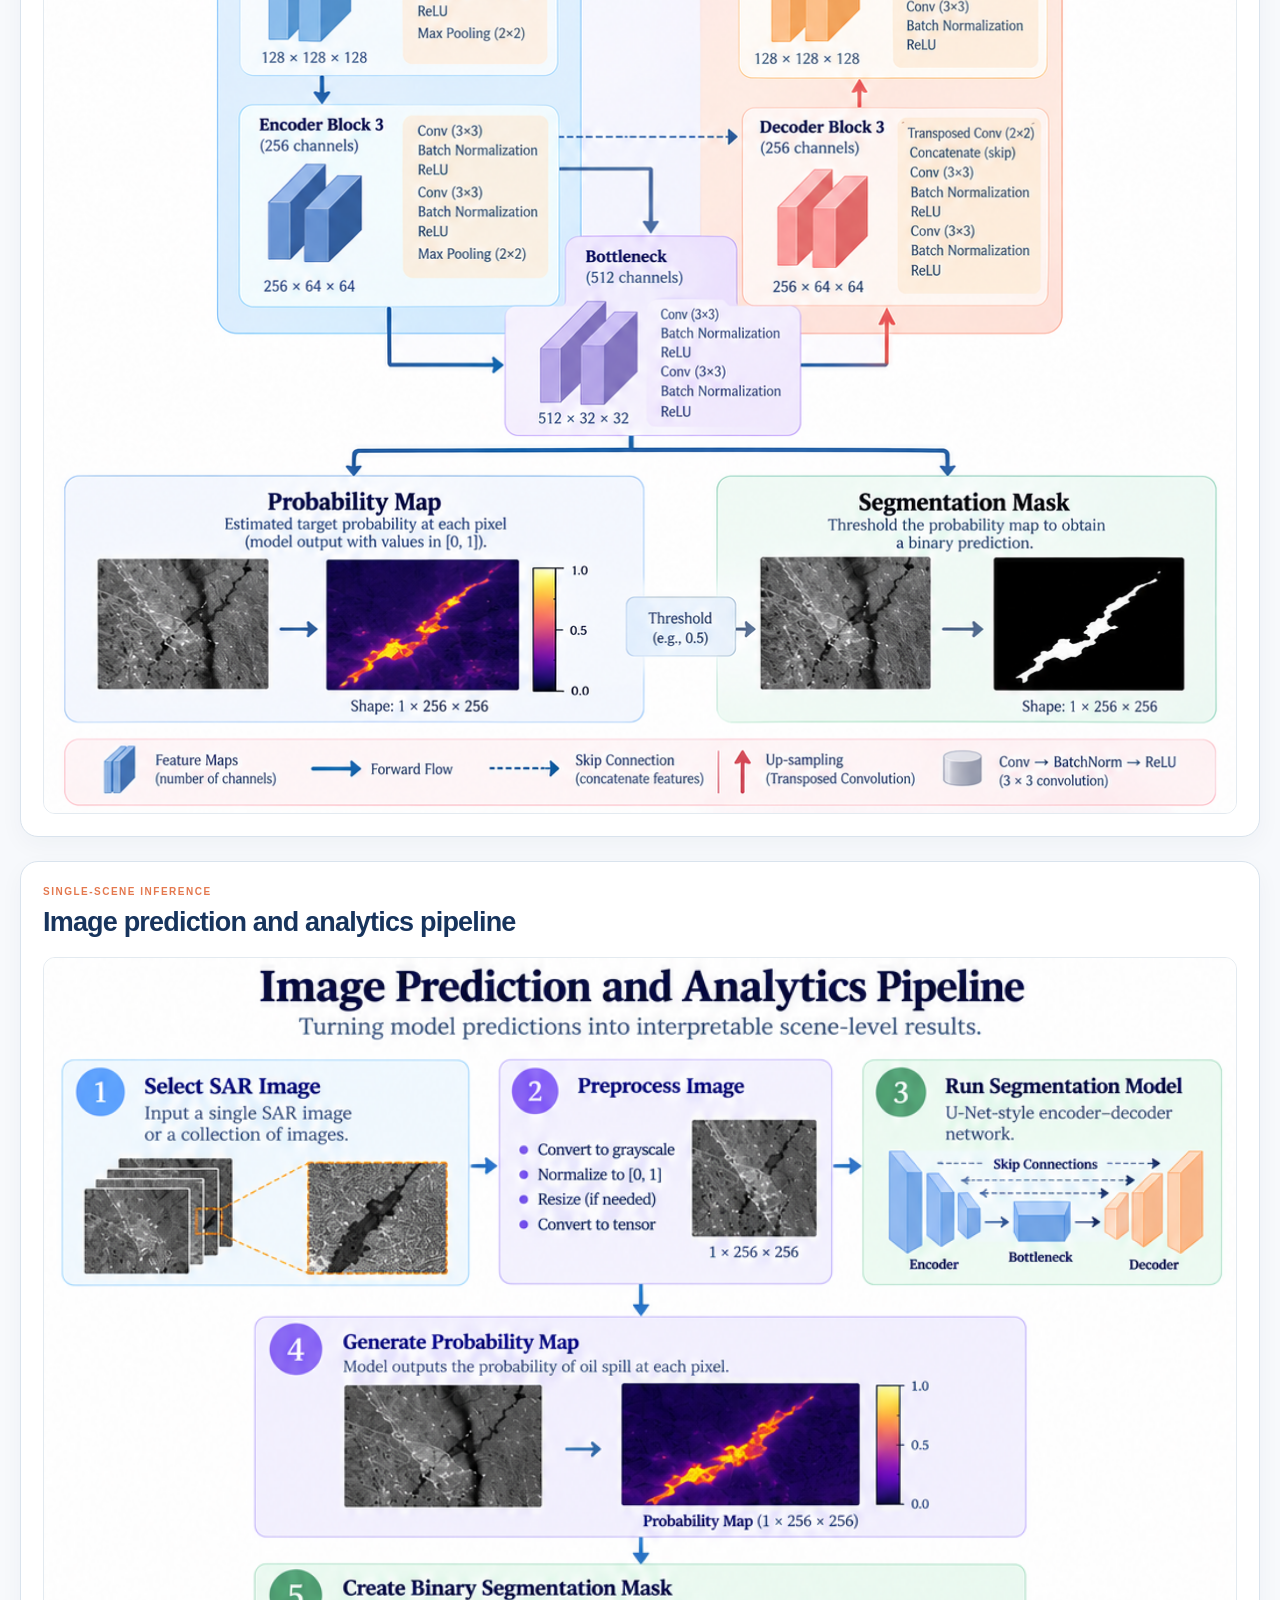
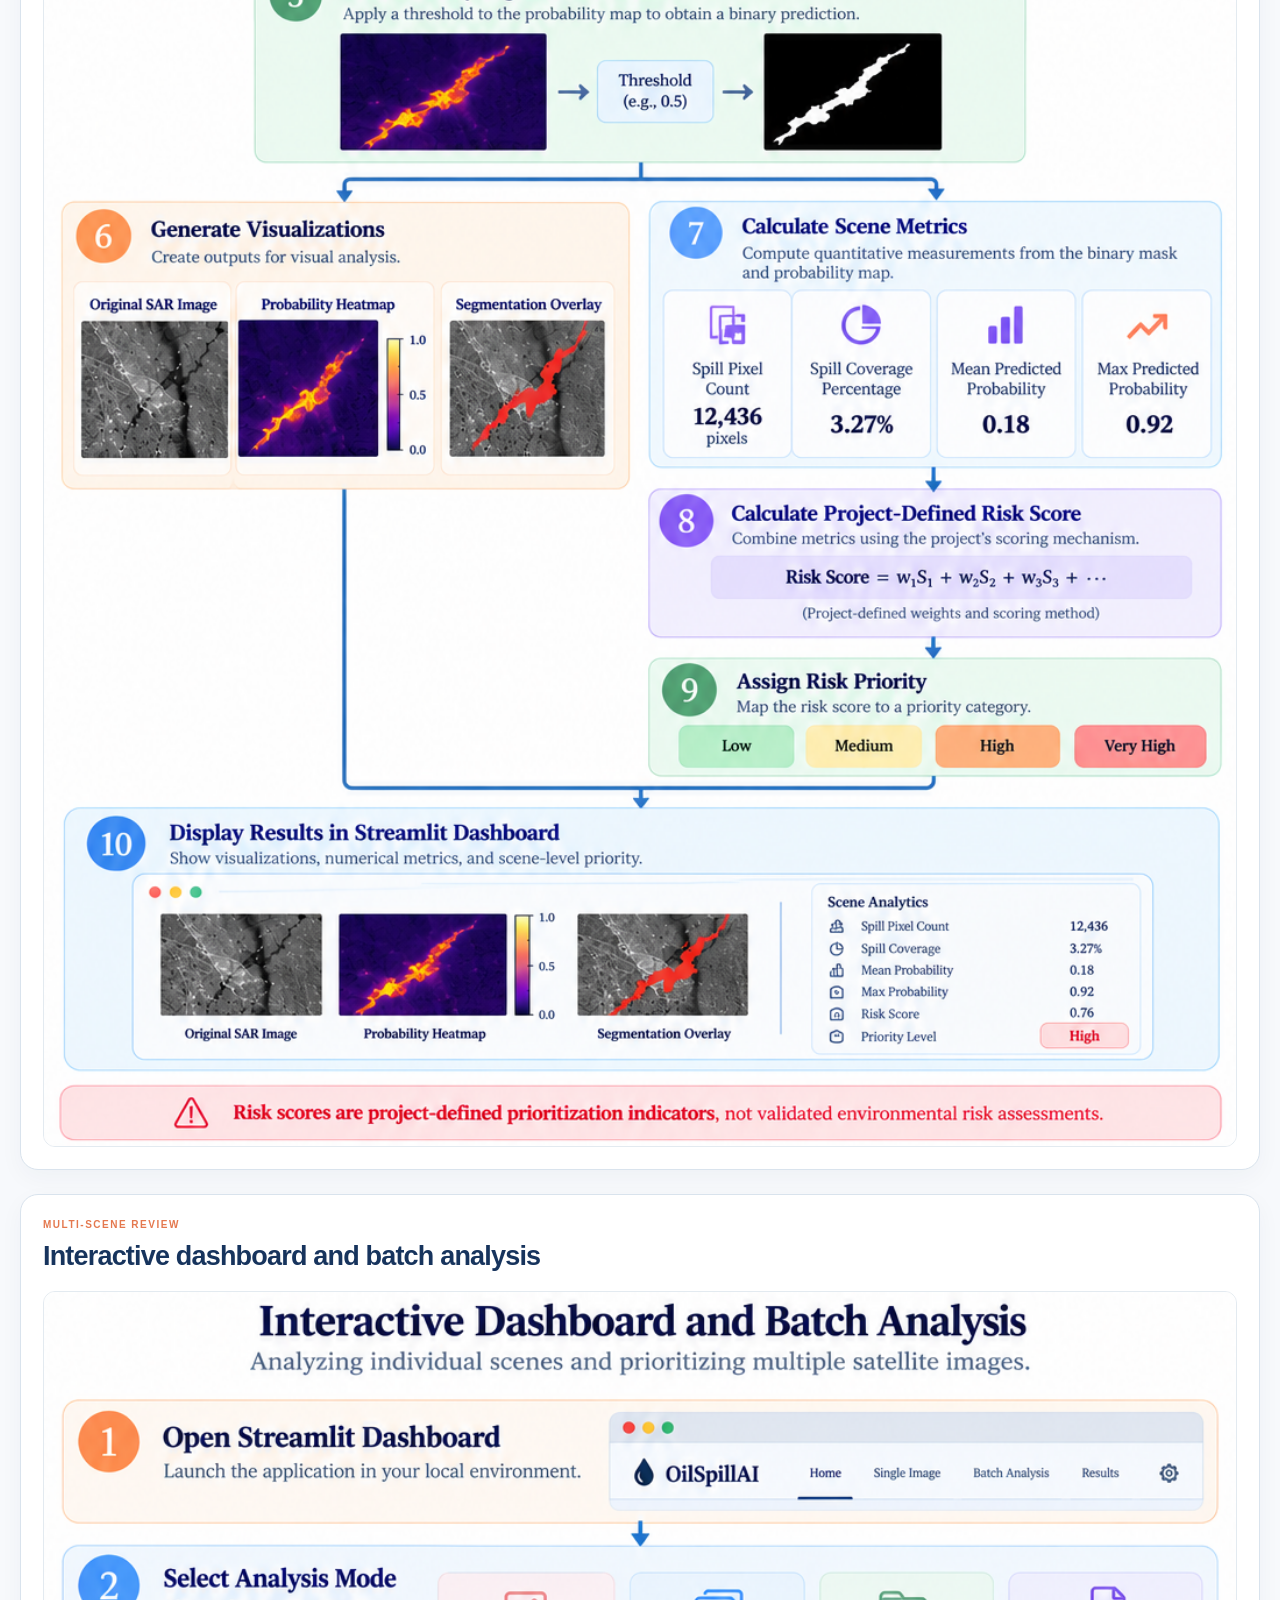
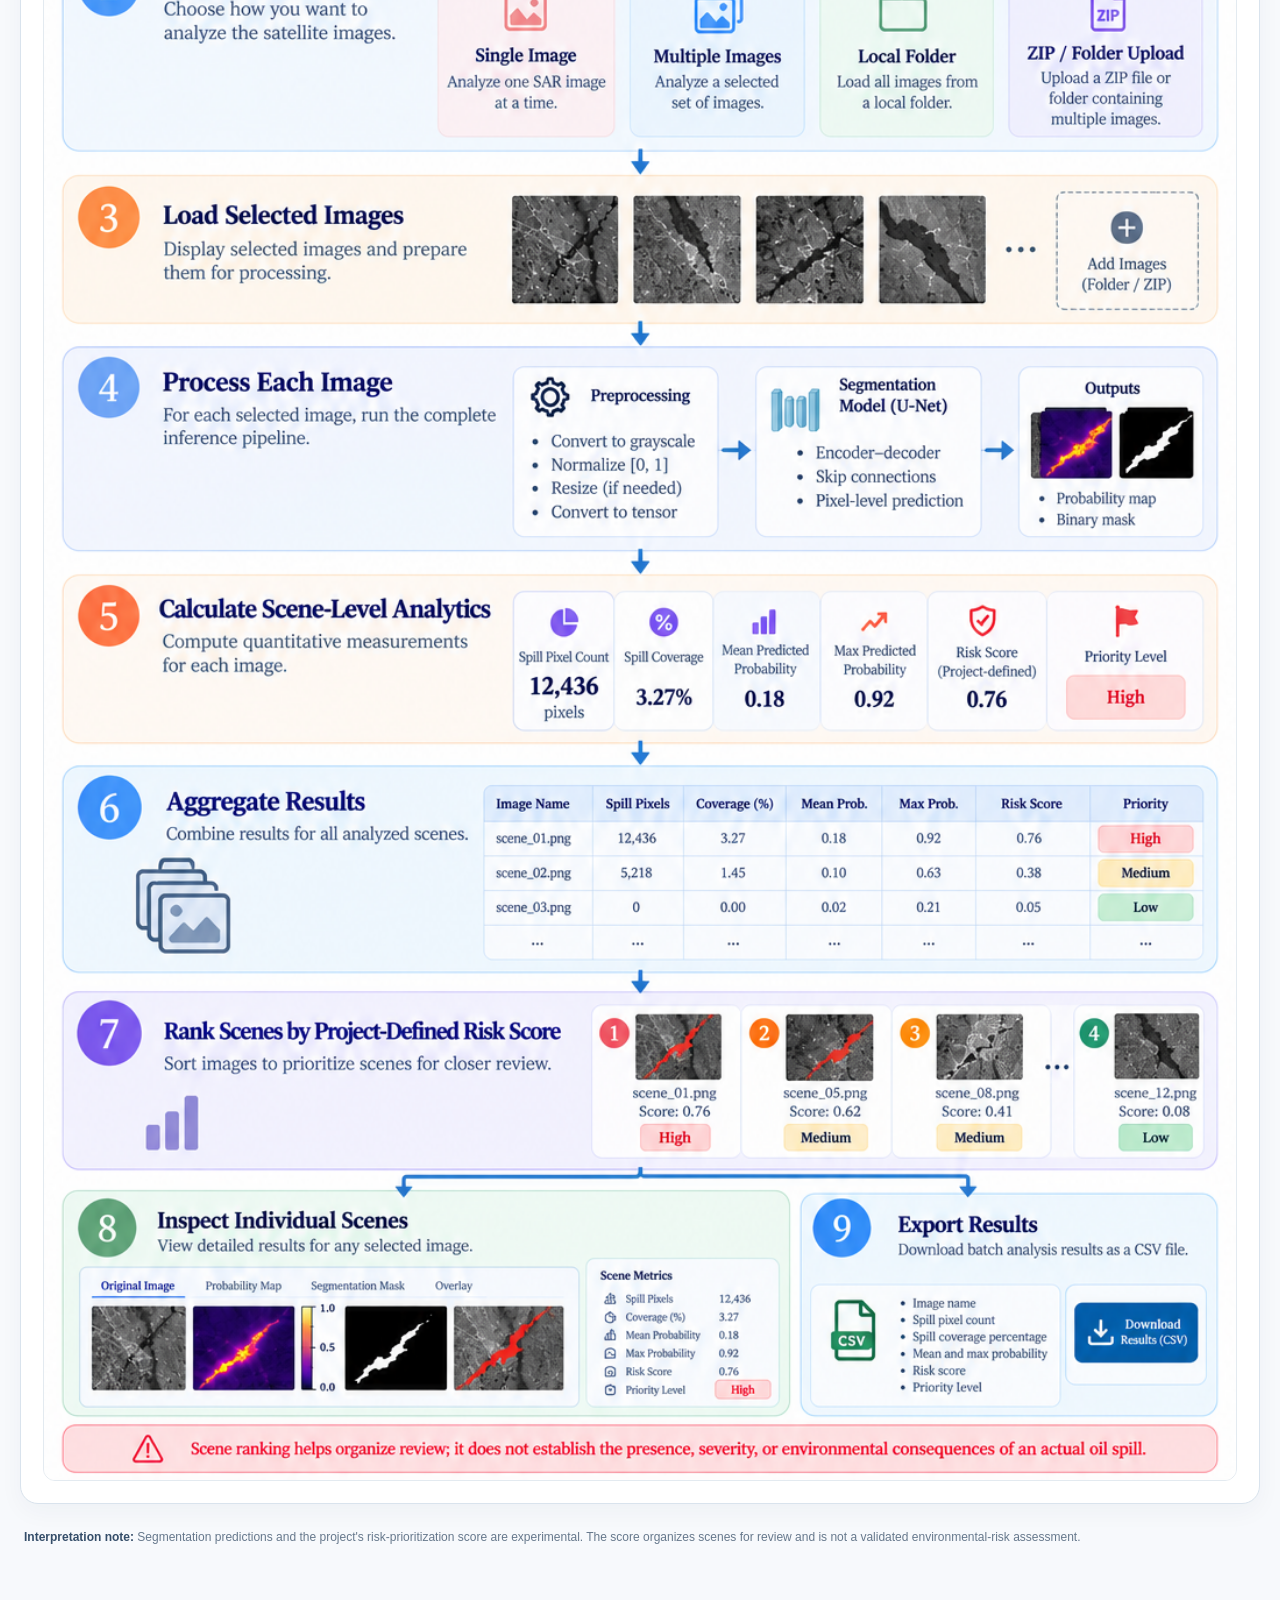
<file: oil-spill-flow-diagrams.html>
<!doctype html>
<html lang="en">
<head>
<meta charset="utf-8">
<meta name="viewport" content="width=device-width, initial-scale=1">
<meta name="description" content="Oil Spill Detection & Analysis project diagrams for SAR preprocessing, U-Net segmentation, analytics, and dashboard batch workflows.">
<title>Oil Spill AI — Project Flow Diagrams</title>
<style>
:root{--ink:#17345d;--muted:#5f7692;--line:#d9e3ed;--paper:#f7f9fc;--blue:#1673c9;--orange:#e4784e}
*{box-sizing:border-box}html{scroll-behavior:smooth;scroll-padding-top:95px}body{margin:0;background:var(--paper);color:var(--ink);font:15px/1.55 "Segoe UI",Arial,sans-serif}
main{width:min(1320px,calc(100% - 40px));margin:0 auto;padding:40px 0 70px}header{padding:6px 0 22px}.brand{font-size:12px;font-weight:800;letter-spacing:.16em;text-transform:uppercase;color:var(--orange)}h1{font-size:clamp(34px,5vw,58px);line-height:1.08;letter-spacing:-.045em;margin:8px 0 12px;color:#17345d}header p{max-width:850px;color:var(--muted);margin:0}.back{display:inline-block;margin-top:14px;color:#a95031;text-decoration:none;font-weight:700;font-size:12px}
nav{position:sticky;top:10px;z-index:5;display:flex;flex-wrap:wrap;gap:8px;margin:14px 0 24px;padding:10px;background:rgba(247,249,252,.94);backdrop-filter:blur(12px);border:1px solid #d9e3ed;border-radius:18px}nav a{font-size:12px;font-weight:700;text-decoration:none;color:#385574;background:#fff;border:1px solid var(--line);padding:8px 13px;border-radius:24px;transition:.18s}nav a:hover,nav a[aria-current="location"]{border-color:var(--blue);color:var(--blue);background:#eef7ff}
.flow-section{scroll-margin-top:100px;background:#fff;border:1px solid var(--line);border-radius:18px;padding:22px;margin:18px 0 24px;box-shadow:0 8px 24px #26364d0a}.flow-kicker{font-size:10px;font-weight:800;letter-spacing:.15em;text-transform:uppercase;color:var(--orange);margin:0 0 3px}.flow-section h2{font-size:clamp(20px,3vw,27px);letter-spacing:-.03em;margin:0 0 13px;color:#17345d}.flow-image{display:block;width:100%;height:auto;border-radius:12px;border:1px solid #e3eaf0}.foot{font-size:12px;color:#66788c;margin:24px 4px 0}.foot strong{color:#344d69}
@media(max-width:640px){main{width:calc(100% - 20px);padding:24px 0 45px}.flow-section{padding:12px;margin:14px 0 18px}nav{gap:6px;padding:8px}nav a{font-size:11px;padding:7px 10px}}
@media(prefers-reduced-motion:reduce){html{scroll-behavior:auto}*{transition:none!important}}
</style>
</head>
<body>
<main>
<header>
  <div class="brand">Oil Spill AI · Project walkthrough</div>
  <h1>Project flow diagrams</h1>
  <p>Use the buttons to jump to a workflow, or scroll through the diagrams in sequence. These diagrams were supplied for the Oil Spill Detection & Analysis project.</p>
  <a class="back" href="project.html?project=oil-spill">← Back to Oil Spill project details</a>
</header>
<nav aria-label="Oil Spill project diagrams">
  <a href="#overview">System architecture</a><a href="#model">U-Net model</a><a href="#prediction">Prediction & analytics</a><a href="#dashboard">Batch dashboard</a>
</nav>
<section class="flow-section" id="overview"><p class="flow-kicker">End-to-end workflow</p><h2>From SAR scene to analyst review</h2><img class="flow-image" src="assets/oil-spill-flows/oilspill-system-architecture.png" alt="End-to-end Oil Spill system architecture from SAR satellite imagery through preprocessing, U-Net segmentation, probability maps, outputs, analytics, Streamlit dashboard, and analyst review"></section>
<section class="flow-section" id="model"><p class="flow-kicker">Pixel-level semantic segmentation</p><h2>U-Net-style model architecture</h2><img class="flow-image" src="assets/oil-spill-flows/oilspill-unet-architecture.png" alt="U-Net-style encoder-decoder architecture with convolution blocks, bottleneck, skip connections, probability map, and segmentation mask"></section>
<section class="flow-section" id="prediction"><p class="flow-kicker">Single-scene inference</p><h2>Image prediction and analytics pipeline</h2><img class="flow-image" src="assets/oil-spill-flows/oilspill-prediction-analytics.png" alt="Image prediction and analytics pipeline from SAR input through preprocessing, model prediction, heatmap, mask, visualizations, scene metrics, risk prioritization, and dashboard"></section>
<section class="flow-section" id="dashboard"><p class="flow-kicker">Multi-scene review</p><h2>Interactive dashboard and batch analysis</h2><img class="flow-image" src="assets/oil-spill-flows/oilspill-batch-dashboard.png" alt="Interactive dashboard and batch analysis workflow for selecting modes, processing images, aggregating metrics, ranking scenes, inspecting scenes, and exporting CSV results"></section>
<p class="foot"><strong>Interpretation note:</strong> Segmentation predictions and the project's risk-prioritization score are experimental. The score organizes scenes for review and is not a validated environmental-risk assessment.</p>
</main>
<script>
const flowLinks=[...document.querySelectorAll('nav a[href^="#"]')];
const flowSections=flowLinks.map(link=>document.querySelector(link.getAttribute('href'))).filter(Boolean);
if('IntersectionObserver'in window){const observer=new IntersectionObserver(entries=>{entries.forEach(entry=>{if(entry.isIntersecting)flowLinks.forEach(link=>{if(link.getAttribute('href')===`#${entry.target.id}`)link.setAttribute('aria-current','location');else link.removeAttribute('aria-current')})})},{rootMargin:'-18% 0px -70% 0px'});flowSections.forEach(section=>observer.observe(section))}
</script>
</body>
</html>
</file>
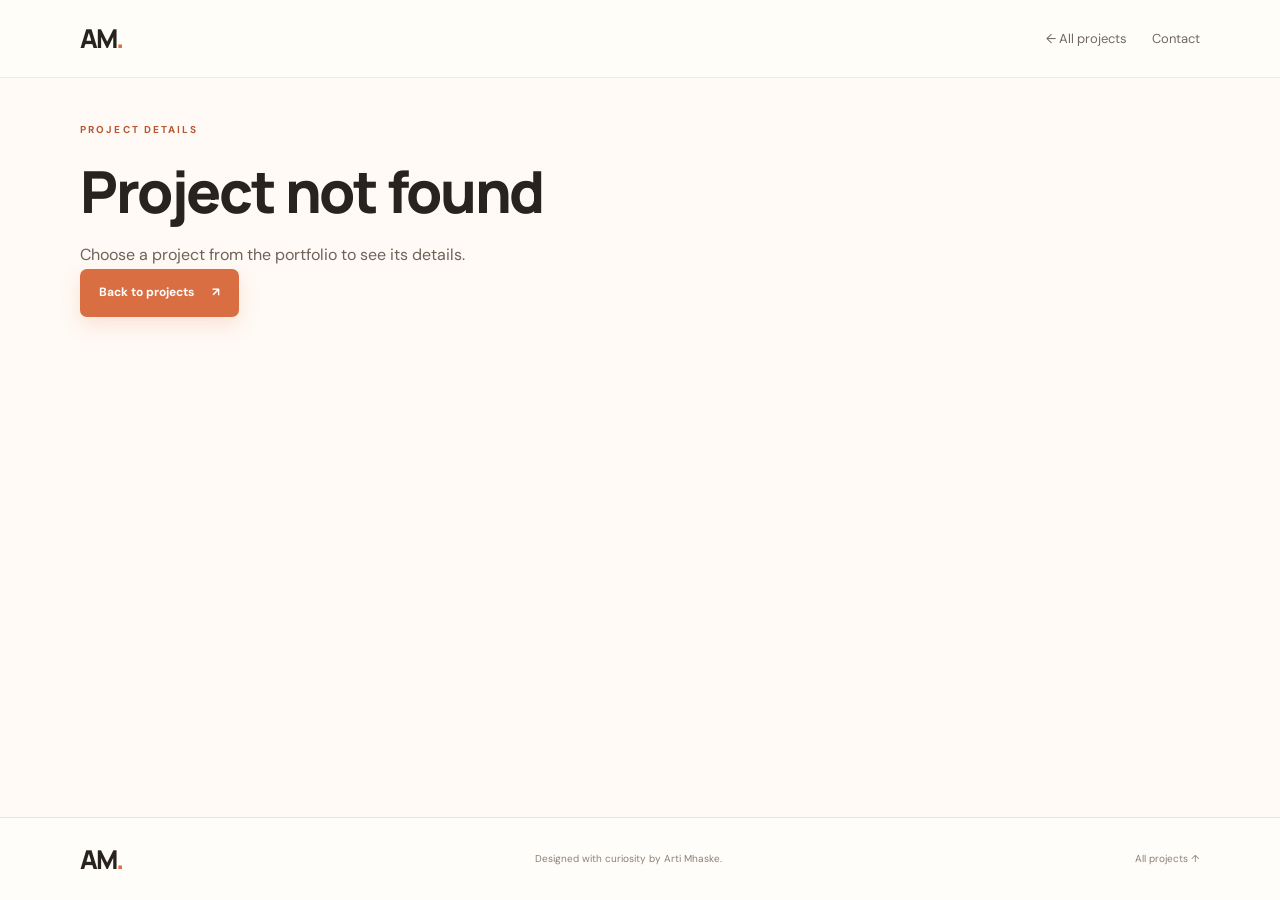
<file: project.html>
<!doctype html>
<html lang="en">
<head>
  <meta charset="utf-8">
  <meta name="viewport" content="width=device-width, initial-scale=1">
  <meta name="theme-color" content="#fff8f0">
  <meta name="description" content="Project details and work by Arti Mhaske.">
  <title>Project details | Arti Mhaske</title>
  <link rel="preconnect" href="https://fonts.googleapis.com">
  <link rel="preconnect" href="https://fonts.gstatic.com" crossorigin>
  <link href="https://fonts.googleapis.com/css2?family=DM+Sans:wght@400;500;600;700&family=Manrope:wght@400;500;600;700;800&display=swap" rel="stylesheet">
  <link rel="stylesheet" href="style.css">
</head>
<body class="project-detail-page">
  <header class="site-header">
    <nav class="nav container" aria-label="Project navigation">
      <a class="wordmark" href="index.html#home" aria-label="Arti Mhaske home">AM<span>.</span></a>
      <div class="nav-links project-back-links"><a href="index.html#projects">← All projects</a><a href="index.html#contact">Contact</a></div>
    </nav>
  </header>
  <main id="project-detail" class="project-detail-main container" aria-live="polite">
    <p class="eyebrow">PROJECT DETAILS</p>
    <h1>Loading project…</h1>
  </main>
  <footer class="footer"><div class="container footer-inner"><a class="wordmark" href="index.html#home">AM<span>.</span></a><p>Designed with curiosity by Arti Mhaske.</p><a href="index.html#projects">All projects ↑</a></div></footer>
  <script src="project-data.js"></script>
  <script src="project-detail.js"></script>
</body>
</html>
</file>
<file: style.css>
*{box-sizing:border-box} :root{--ink:#29231f;--muted:#77716c;--orange:#d96e43;--orange-dark:#b95732;--cream:#fff8f0;--paper:#fffdf9;--line:#eee4da;--peach:#f7e1d1;--serif:"Manrope",sans-serif}html{scroll-behavior:smooth;scroll-padding-top:86px}body{margin:0;background:var(--paper);color:var(--ink);font-family:"DM Sans",sans-serif;line-height:1.65}a{color:inherit;text-decoration:none}button{font:inherit}.container{width:min(1120px,calc(100% - 48px));margin-inline:auto}.site-header{height:78px;position:sticky;top:0;z-index:20;background:rgba(255,253,249,.9);backdrop-filter:blur(16px);border-bottom:1px solid rgba(238,228,218,.75)}.nav{height:100%;display:flex;align-items:center;justify-content:space-between}.wordmark{font-family:var(--serif);font-size:26px;font-weight:800;letter-spacing:-2px}.wordmark span,.fallback-initials span{color:var(--orange)}.nav-links{display:flex;align-items:center;gap:34px;font-size:13px;color:#716861}.nav-links a{transition:color .2s}.nav-links a:hover,.nav-links a.active{color:var(--orange-dark)}.menu-toggle{display:none;background:none;border:0;font-size:24px}.hero{min-height:670px;position:relative;overflow:hidden;background:linear-gradient(112deg,#fff8f0 0%,#fff6ed 53%,#f8e5d6 100%);display:flex;align-items:center;padding:72px 0 48px}.hero-wash{position:absolute;right:-120px;top:-170px;width:640px;height:640px;border-radius:50%;background:radial-gradient(circle,#f3cdb7 0%,rgba(247,225,209,.62) 48%,rgba(247,225,209,0) 72%)}.hero-grid{position:relative;display:grid;grid-template-columns:1.08fr .92fr;align-items:center;gap:55px}.hero-copy{padding-bottom:25px}.eyebrow{font-size:10px;letter-spacing:2.1px;font-weight:700;color:var(--orange-dark);margin:0 0 18px}.eyebrow-dot{display:inline-block;width:7px;height:7px;border-radius:50%;background:var(--orange);margin-right:9px}.hero h1{font:800 clamp(42px,5.1vw,68px)/1.12 var(--serif);letter-spacing:-3.6px;margin:0 0 23px;max-width:620px}.hero h1 span,.section-heading h2 span,.skills-layout h2 span,.contact-panel h2 span{color:var(--orange)}.hero-lede{font-size:16px;line-height:1.9;color:#6e6259;max-width:490px;margin:0 0 30px}.hero-actions{display:flex;gap:12px;flex-wrap:wrap}.button{display:inline-flex;align-items:center;justify-content:center;gap:18px;padding:14px 19px;border-radius:7px;font-size:12px;font-weight:700;transition:transform .2s,box-shadow .2s}.button:hover{transform:translateY(-2px)}.button-primary{background:var(--orange);color:white;box-shadow:0 8px 20px rgba(217,110,67,.17)}.button-primary:hover{background:var(--orange-dark)}.button-secondary{border:1px solid #dfcfc2;background:rgba(255,253,249,.68)}.hero-note{display:flex;align-items:center;gap:12px;margin-top:36px;color:#8b7d72;font-size:11px}.note-line{height:1px;width:32px;background:#d9a78e}.hero-visual{height:465px;position:relative;display:flex;align-items:center;justify-content:center}.portrait-orb{position:absolute;border-radius:50%;border:1px solid rgba(217,110,67,.18)}.orb-one{width:420px;height:420px}.orb-two{width:355px;height:355px;border-style:dashed}.portrait-frame{width:min(330px,78%);height:410px;position:relative;z-index:2;border-radius:48% 48% 18px 18px;overflow:hidden;background:linear-gradient(150deg,#eab99c,#f6ddcb 62%,#f4c9b0);box-shadow:0 24px 70px rgba(139,83,52,.14);display:flex;align-items:center;justify-content:center}.portrait-frame img{width:100%;height:100%;object-fit:cover;object-position:center top;mix-blend-mode:multiply;mask-image:linear-gradient(to bottom,black 80%,transparent 100%)}.portrait-fallback .fallback-initials{display:block}.fallback-initials{display:none;font:800 82px var(--serif);color:#7b4b36}.floating-card{position:absolute;z-index:4;display:flex;align-items:center;gap:10px;background:rgba(255,253,249,.94);border:1px solid rgba(235,216,201,.85);box-shadow:0 10px 35px rgba(92,57,35,.08);border-radius:10px;padding:12px 15px;font-size:11px;font-weight:600;color:#5e5148}.card-top{top:62px;left:-4px}.card-bottom{bottom:51px;right:-10px}.mini-icon{font-size:20px;color:var(--orange)}.status-dot{width:7px;height:7px;border-radius:50%;background:#76a77a}.decor{position:absolute;color:var(--orange);font-size:24px}.decor-spark{right:22px;top:42px}.decor-plus{left:28px;bottom:75px;color:#c58c6f}.hero-bottom{position:absolute;bottom:18px;left:50%;transform:translateX(-50%);display:flex;justify-content:space-between;color:#a18e80;font-size:9px;letter-spacing:1.7px}.down-arrow{margin-left:8px;color:var(--orange)}.section{padding:100px 0}.about-section{background:#fffdf9}.section-heading{max-width:720px;margin-bottom:44px}.section-heading h2,.skills-layout h2,.contact-panel h2{font:800 clamp(31px,4vw,46px)/1.2 var(--serif);letter-spacing:-1.8px;margin:0 0 20px}.section-intro{color:var(--muted);font-size:14px;line-height:1.95;max-width:690px;margin:0}.explore-heading{display:flex;align-items:center;justify-content:space-between;margin-bottom:18px}.explore-heading h3,.approach-panel h3{font:800 21px var(--serif);margin:0}.subtle-label{font-size:9px;letter-spacing:1.5px;color:#aa9b90}.explore-grid{display:grid;grid-template-columns:repeat(3,1fr);gap:15px}.explore-card{position:relative;min-height:220px;padding:25px;border:1px solid var(--line);border-radius:12px;background:#fffefa;overflow:hidden;transition:transform .2s,box-shadow .2s}.explore-card:hover,.project-card:hover{transform:translateY(-4px);box-shadow:0 18px 38px rgba(73,49,34,.07)}.card-icon{width:43px;height:43px;border-radius:11px;display:grid;place-items:center;font-size:22px;margin-bottom:22px}.icon-peach{background:#fce8dc;color:#b85e39}.icon-yellow{background:#f9f0d8;color:#a07d35}.icon-lilac{background:#eee8f8;color:#7963a4}.explore-card h4{margin:0 0 9px;font:700 16px var(--serif)}.explore-card p{margin:0;color:var(--muted);font-size:12px;line-height:1.85}.card-index{position:absolute;right:19px;top:18px;color:#d9c9bc;font-size:10px}.approach-panel{margin-top:25px;padding:29px 32px;background:#fff5ec;border:1px solid #f3e3d5;border-radius:12px;display:grid;grid-template-columns:.8fr 1.2fr;align-items:center;gap:35px}.approach-panel .eyebrow{margin-bottom:8px}.approach-copy{color:var(--muted);font-size:12px;margin:7px 0 0}.approach-steps{display:grid;grid-template-columns:repeat(4,1fr);gap:12px}.approach-steps div{border-left:1px solid #e8cbb9;padding-left:13px;display:flex;flex-direction:column;gap:8px}.approach-steps span{font-size:10px;color:var(--orange)}.approach-steps strong{font-size:12px}.interest-row{display:flex;gap:20px;align-items:flex-start;margin-top:30px}.interest-row h4{font:700 13px var(--serif);margin:8px 0;white-space:nowrap}.tags{display:flex;flex-wrap:wrap;gap:8px}.tags span,.tech-tags span{font-size:10px;border:1px solid #eadfd5;background:#fffdfa;padding:7px 11px;border-radius:5px;color:#72645a}.projects-section{background:#fcf5ed}.projects-title{margin-bottom:30px}.project-filters{display:flex;gap:8px;flex-wrap:wrap;margin-bottom:25px}.filter{border:1px solid #eadbd0;background:#fffaf5;border-radius:6px;padding:9px 13px;color:#7b6e63;font-size:11px;cursor:pointer}.filter.active{background:#302821;color:white;border-color:#302821}.filter span{margin-left:6px;color:#f1b393}.project-grid{display:grid;grid-template-columns:repeat(2,minmax(0,1fr));gap:20px;align-items:stretch}.project-card{background:#fffdfa;border:1px solid #eee3d8;border-radius:12px;overflow:hidden;transition:transform .2s,box-shadow .2s}.project-card.featured{grid-column:1/-1;display:grid;grid-template-columns:.95fr 1.05fr}.project-art{height:215px;position:relative;overflow:hidden}.featured .project-art{height:100%;min-height:330px}.art-med{background:radial-gradient(circle at 50% 48%,#493e55 0,#292938 37%,#1f202b 75%);display:grid;place-items:center}.art-label,.art-bottom-label{position:absolute;font-size:8px;letter-spacing:1.8px;color:#e7d6c8}.art-label{top:22px;left:24px}.art-bottom-label{bottom:20px;left:24px;color:#b4a6b5}.med-orbit{position:absolute;border:1px solid rgba(242,171,125,.3);border-radius:50%;transform:rotate(-28deg)}.orbit-a{width:245px;height:110px}.orbit-b{width:200px;height:260px;transform:rotate(42deg);border-color:rgba(202,174,228,.27)}.med-core{width:91px;height:91px;display:grid;place-items:center;border-radius:25px;background:linear-gradient(140deg,#f3c49f,#ce7957);box-shadow:0 0 65px rgba(232,151,105,.35);font:800 38px var(--serif);color:#332832;z-index:1}.med-core span{color:#fff2e5}.art-oil{background:linear-gradient(140deg,#c5d3c9,#e8e1d0);display:grid;place-items:center}.satellite-grid{position:absolute;inset:0;background-image:linear-gradient(rgba(49,83,72,.08) 1px,transparent 1px),linear-gradient(90deg,rgba(49,83,72,.08) 1px,transparent 1px);background-size:22px 22px}.oil-shape{width:190px;height:108px;border-radius:52% 35% 60% 40%;background:radial-gradient(ellipse at 55% 40%,#283d39 0,#263b37 34%,#627b66 36%,#3b564c 58%,transparent 60%);transform:rotate(-22deg);filter:drop-shadow(0 10px 6px rgba(37,57,49,.13))}.art-caption{position:absolute;bottom:17px;left:20px;font-size:8px;letter-spacing:1.5px;color:#665f55}.art-face{background:linear-gradient(145deg,#e5d6e8,#c9b5d1);display:grid;place-items:center}.face-scan{position:relative;width:150px;height:145px;border:1px solid rgba(84,57,97,.4);border-radius:50% 50% 45% 45%;display:grid;place-items:center}.face-outline{width:62px;height:88px;border:2px solid #765b86;border-radius:48% 48% 42% 42%;position:relative}.face-outline:before{content:"";position:absolute;width:24px;height:2px;background:#765b86;top:35px;left:17px;box-shadow:0 18px 0 #765b86}.scan-line{position:absolute;left:0;right:0;height:1px;background:#bd6d94;top:48%;box-shadow:0 0 9px #bd6d94}.scan-corner{position:absolute;width:15px;height:15px;border-color:#8b6498}.c1{top:0;left:0;border-top:2px solid;border-left:2px solid}.c2{top:0;right:0;border-top:2px solid;border-right:2px solid}.c3{bottom:0;left:0;border-bottom:2px solid;border-left:2px solid}.c4{bottom:0;right:0;border-bottom:2px solid;border-right:2px solid}.art-air{background:linear-gradient(145deg,#d8e8e5,#f1e8d9);display:flex;align-items:center;justify-content:center}.chart-bars{position:absolute;bottom:48px;left:13%;right:13%;height:110px;display:flex;align-items:end;gap:8px;border-bottom:1px solid #a6bbb4}.chart-bars i{display:block;flex:1;border-radius:4px 4px 0 0;background:#4e8b80;opacity:.8}.chart-bars i:nth-child(1){height:38%}.chart-bars i:nth-child(2){height:62%}.chart-bars i:nth-child(3){height:47%}.chart-bars i:nth-child(4){height:80%}.chart-bars i:nth-child(5){height:59%}.chart-bars i:nth-child(6){height:72%}.chart-bars i:nth-child(7){height:93%}.chart-bars i:nth-child(8){height:76%}.chart-line{position:absolute;left:17%;right:17%;top:65px;height:50px;border-top:2px solid #d77c52;transform:skewY(-13deg)}.chart-kpi{position:absolute;top:20px;right:20px;background:#fffaf1;padding:8px 12px;border-radius:7px;display:flex;gap:10px;align-items:center}.chart-kpi small{font-size:8px;color:#786b60}.chart-kpi strong{color:#d77c52}.art-business{background:linear-gradient(140deg,#f3e0c9,#d9e5db);display:grid;place-items:center}.business-sheet{width:70%;height:145px;background:#fffdf7;border:1px solid #e5d8c8;border-radius:7px;padding:13px;box-shadow:0 12px 30px #a99c8b33}.sheet-top{height:7px;width:45%;background:#d6c8b7;border-radius:5px;margin-bottom:12px}.sheet-kpis{display:flex;gap:7px}.sheet-kpis i{height:24px;flex:1;background:#f2e4d7;border-radius:4px}.sheet-kpis i:nth-child(2){background:#d8e8dd}.sheet-kpis i:nth-child(3){background:#e8e0f0}.sheet-chart{height:56px;display:flex;align-items:end;gap:6px;margin-top:12px;border-bottom:1px solid #e6dcd0}.sheet-chart b{flex:1;background:#8eae9d;border-radius:3px 3px 0 0}.sheet-chart b:nth-child(1){height:35%}.sheet-chart b:nth-child(2){height:62%}.sheet-chart b:nth-child(3){height:45%}.sheet-chart b:nth-child(4){height:78%}.sheet-chart b:nth-child(5){height:55%}.sheet-chart b:nth-child(6){height:90%}.sheet-chart b:nth-child(7){height:74%}.project-content{padding:24px}.featured .project-content{padding:34px;align-self:center}.project-meta{display:flex;justify-content:space-between;gap:12px;font-size:8px;letter-spacing:1.1px;color:#a18470;margin-bottom:12px}.project-content h3{font:800 19px/1.4 var(--serif);letter-spacing:-.4px;margin:0 0 12px}.featured .project-content h3{font-size:25px;max-width:500px}.project-content p{font-size:12px;line-height:1.9;color:var(--muted);margin:0 0 18px}.tech-tags{display:flex;gap:6px;flex-wrap:wrap;margin-bottom:18px}.tech-tags span{padding:5px 8px;background:#fff8f1;font-size:9px}.text-link{font-size:11px;color:var(--orange-dark);font-weight:700}.text-link span{margin-left:8px}.projects-footnote{color:#99897d;font-size:10px;margin-top:20px}.project-card[hidden]{display:none}.skills-section{background:#fffdfa}.skills-layout{display:grid;grid-template-columns:.8fr 1.2fr;gap:90px}.skills-layout .section-intro{max-width:380px}.skills-content{display:flex;flex-direction:column;gap:25px}.skill-group{padding-bottom:22px;border-bottom:1px solid var(--line)}.skill-group:last-child{border-bottom:0}.skill-group h3{font:700 14px var(--serif);margin:0 0 14px}.skill-group em{font-style:normal;color:#a28c7c;font-size:9px}.contact-section{padding-top:30px;padding-bottom:80px;background:#fffdfa}.contact-panel{position:relative;overflow:hidden;background:#fff2e7;border:1px solid #f0dfd0;border-radius:14px;padding:45px 48px;display:flex;align-items:center;justify-content:space-between;gap:30px}.contact-panel>div{max-width:650px}.contact-panel .eyebrow{margin-bottom:12px}.contact-panel h2{font-size:34px;margin-bottom:13px}.contact-panel p:not(.eyebrow){font-size:12px;color:#827166;max-width:530px;margin:0}.contact-panel .button{position:relative;z-index:1;white-space:nowrap}.contact-decoration{position:absolute;right:22%;top:-45px;font-size:145px;color:#e8c0a7;opacity:.25}.footer{border-top:1px solid var(--line);background:#fffdfa}.footer-inner{min-height:82px;display:flex;align-items:center;justify-content:space-between;gap:20px}.footer p,.footer-inner>a:last-child{font-size:10px;color:#8c7f74}.footer-inner>a:last-child:hover{color:var(--orange-dark)}
@media(max-width:850px){.hero-grid{gap:20px;grid-template-columns:1fr .8fr}.hero h1{font-size:49px}.hero-visual{height:410px}.portrait-frame{height:350px}.orb-one{width:340px;height:340px}.orb-two{width:295px;height:295px}.floating-card{font-size:9px;padding:10px}.card-top{left:-12px}.card-bottom{right:-15px}.featured .project-content{padding:25px}.featured .project-content h3{font-size:21px}.skills-layout{gap:45px}.approach-panel{grid-template-columns:1fr}.approach-steps{margin-top:5px}}
@media(max-width:650px){.container{width:min(100% - 34px,520px)}.site-header{height:66px}.menu-toggle{display:block}.nav-links{display:none;position:absolute;top:65px;left:0;right:0;padding:18px 24px 22px;background:#fffdf9;border-bottom:1px solid var(--line);flex-direction:column;gap:17px;align-items:flex-start}.nav-links.open{display:flex}.hero{padding:48px 0 60px;min-height:auto}.hero-grid{grid-template-columns:1fr;gap:5px}.hero-copy{padding-bottom:0}.hero h1{font-size:46px;letter-spacing:-2.4px}.hero-lede{font-size:14px}.hero-visual{height:370px;max-width:440px;width:100%;margin:0 auto}.portrait-frame{height:330px;width:250px}.orb-one{width:320px;height:320px}.orb-two{width:270px;height:270px}.card-top{top:30px;left:0}.card-bottom{bottom:25px;right:0}.hero-bottom{font-size:7px;letter-spacing:1px;bottom:15px}.section{padding:70px 0}.section-heading h2,.skills-layout h2{font-size:34px}.section-intro{font-size:13px}.explore-grid{grid-template-columns:1fr}.explore-card{min-height:auto;padding:22px}.card-icon{margin-bottom:15px}.approach-panel{padding:24px 20px}.approach-steps{grid-template-columns:repeat(2,1fr);row-gap:22px}.interest-row{display:block}.interest-row h4{margin-bottom:13px}.project-grid{grid-template-columns:1fr}.project-card.featured{grid-column:auto;display:flex;flex-direction:column}.featured .project-art{min-height:220px;height:220px}.featured .project-content{padding:24px}.featured .project-content h3{font-size:21px}.project-content{padding:22px}.skills-layout{grid-template-columns:1fr;gap:35px}.contact-section{padding-top:0;padding-bottom:55px}.contact-panel{padding:30px 23px;align-items:flex-start;flex-direction:column}.contact-panel h2{font-size:30px}.footer-inner{padding:18px 0;flex-wrap:wrap}.footer p{order:3;width:100%;margin:0}.decor-spark{right:35px}.explore-heading{align-items:flex-start;gap:10px;flex-direction:column}}
@media(prefers-reduced-motion:reduce){html{scroll-behavior:auto}*,*:before,*:after{transition:none!important}}

/* Accessibility and interaction polish */
.skip-link{position:fixed;z-index:50;top:10px;left:10px;transform:translateY(-150%);padding:10px 14px;background:#29231f;color:#fff;border-radius:6px;font-size:12px;font-weight:700}
.skip-link:focus{transform:translateY(0)}
:focus-visible{outline:3px solid #b95732;outline-offset:4px}
.menu-toggle{width:42px;height:42px;align-items:center;justify-content:center;flex-direction:column;gap:6px;border-radius:8px}
.menu-toggle span{display:block;width:20px;height:2px;background:var(--ink);transition:transform .2s}
.menu-toggle[aria-expanded="true"] span:first-child{transform:translateY(4px) rotate(45deg)}
.menu-toggle[aria-expanded="true"] span:last-child{transform:translateY(-4px) rotate(-45deg)}
.project-card:focus-within{outline:2px solid #d96e43;outline-offset:3px}
@media(max-width:650px){.menu-toggle{display:flex}}
@media(hover:none){.explore-card:hover,.project-card:hover{transform:none;box-shadow:none}}

/* Portfolio additions */
.education-summary{display:flex;flex-wrap:wrap;align-items:center;gap:8px 18px;color:var(--muted);font-size:12px}
.education-summary strong{color:var(--ink);font-family:var(--serif);font-size:14px}
.education-summary span+span{padding-left:16px;border-left:1px solid #dfcfc2}
.gaming-section{background:#fffdfa}
.game-grid{display:grid;grid-template-columns:repeat(2,minmax(0,1fr));gap:20px}
.game-art{height:255px;position:relative;overflow:hidden;isolation:isolate}
.fishy-art{background:linear-gradient(180deg,#a9e4e5 0%,#4eb9c4 48%,#206c88 100%)}
.fishy-art:before{content:"";position:absolute;left:-5%;right:-5%;bottom:-35px;height:96px;background:#14516e;border-radius:48% 52% 0 0;box-shadow:0 -14px 0 rgba(104,211,205,.28)}
.game-world-label{position:absolute;top:18px;left:20px;z-index:2;font-size:8px;letter-spacing:1.7px;font-weight:700;color:#1f6572}
.game-art-caption{position:absolute;bottom:16px;left:20px;z-index:3;font-size:8px;letter-spacing:1.8px;font-weight:700;color:#fffdf3}
.bubble{position:absolute;display:block;width:12px;height:12px;border:1px solid rgba(255,255,255,.8);border-radius:50%;box-shadow:inset 2px 2px 3px #ffffff66}
.bubble-a{left:22%;top:38%;width:17px;height:17px}.bubble-b{left:34%;top:27%}.bubble-c{right:23%;top:37%;width:21px;height:21px}
.fish-body{position:absolute;z-index:1;left:42%;top:36%;width:104px;height:68px;border-radius:55% 48% 48% 55%;background:linear-gradient(145deg,#ffbd64,#f0784a);box-shadow:0 13px 22px #124c5c55;transform:rotate(-7deg)}
.fish-body:after{content:"";position:absolute;right:-30px;top:15px;border-top:20px solid transparent;border-bottom:20px solid transparent;border-right:0;border-left:34px solid #ef754b}
.fish-body b{position:absolute;right:20px;top:20px;width:10px;height:10px;background:#243743;border:3px solid #fff8df;border-radius:50%}
.fish-tail{position:absolute;left:38%;top:47%;z-index:0;width:0;height:0;border-top:19px solid transparent;border-bottom:19px solid transparent;border-right:30px solid #f3a153;transform:rotate(-6deg)}
.monster-art{background:radial-gradient(ellipse at 48% 92%,#6b58a0 0,#383c79 48%,#252e5b 100%)}
.monster-art:before{content:"";position:absolute;inset:0;background:radial-gradient(circle at 16% 30%,#f6df80 0 2px,transparent 3px),radial-gradient(circle at 83% 23%,#f6df80 0 2px,transparent 3px),radial-gradient(circle at 26% 72%,#bce7d7 0 2px,transparent 3px),radial-gradient(circle at 74% 62%,#bce7d7 0 2px,transparent 3px);opacity:.85}
.monster-art .game-world-label{color:#f2db95}
.monster{position:absolute;z-index:1;display:block;width:76px;height:83px;bottom:49px;border-radius:47% 53% 42% 45%;box-shadow:inset -9px -10px 0 #1c234033,0 12px 22px #10163255}
.monster:before,.monster:after{content:"";position:absolute;top:-11px;width:20px;height:28px;border-radius:70% 70% 20% 20%;background:inherit;z-index:-1}
.monster:before{left:8px;transform:rotate(-22deg)}.monster:after{right:8px;transform:rotate(22deg)}
.monster b{position:absolute;top:31px;left:23px;width:8px;height:11px;border-radius:50%;background:#20243b;box-shadow:20px 0 #20243b,1px 1px 0 2px #fff}
.monster-one{left:26%;background:#89d4a2;transform:scale(.8) rotate(-8deg)}
.monster-two{left:44%;bottom:60px;background:#f3a65f;transform:scale(1.05) rotate(5deg)}
.monster-three{left:64%;background:#b7a0ed;transform:scale(.86) rotate(9deg)}
.beyond-section{background:#fcf5ed}
.beyond-grid{display:grid;grid-template-columns:repeat(2,minmax(0,1fr));gap:15px}
.beyond-card{position:relative;min-height:220px;padding:25px;border:1px solid var(--line);border-radius:12px;background:#fffdfa}
.beyond-card .eyebrow{margin:0 0 10px;font-size:9px}
.beyond-card h3{font:800 17px/1.35 var(--serif);margin:0 0 10px}
.beyond-card p:not(.eyebrow){color:var(--muted);font-size:12px;line-height:1.8;margin:0 0 8px}
.beyond-number{position:absolute;right:18px;top:16px;color:#d9c9bc;font-size:10px}
.certification-list{display:grid;gap:10px;padding-left:18px;margin:12px 0 0;color:var(--muted);font-size:12px;line-height:1.75}
.contact-details{display:flex;flex-wrap:wrap;gap:8px 18px;margin-top:17px}
.contact-details a{font-size:11px;font-weight:700;color:var(--orange-dark)}
.contact-actions{display:flex;flex-direction:column;align-items:center;gap:13px;position:relative;z-index:1}
.project-content .text-link{display:inline-flex;align-items:center;margin-right:16px;margin-top:2px}
.project-content .project-flow-link{color:#75685f}
.project-detail-page{background:#fffaf5;min-height:100vh;display:flex;flex-direction:column}
.project-detail-main{flex:1;padding-top:44px;padding-bottom:80px}
.project-back-links{display:flex;gap:25px}
.detail-back{display:inline-block;margin-bottom:28px;color:var(--orange-dark);font-size:12px;font-weight:700}
.detail-hero{padding:40px clamp(22px,6vw,72px);border:1px solid #f0dfd0;border-radius:18px;background:linear-gradient(125deg,#fff4e9,#fffdfa 70%);margin-bottom:22px}
.detail-hero h1,.project-detail-main>h1{max-width:850px;font:800 clamp(34px,5vw,58px)/1.16 var(--serif);letter-spacing:-2px;margin:0 0 16px;color:var(--ink)}
.detail-subtitle{font:700 clamp(17px,2.5vw,23px)/1.45 var(--serif);color:#8c563d;margin:-5px 0 14px}
.detail-summary{max-width:740px;color:#6e6259;font-size:16px;line-height:1.85;margin:0}
.detail-actions{display:flex;flex-wrap:wrap;gap:11px;margin-top:25px}
.detail-section{padding:30px clamp(22px,6vw,72px);margin:16px 0;background:#fffdfa;border:1px solid var(--line);border-radius:15px}
.detail-section .eyebrow{margin-bottom:8px}
.detail-section h2{font:800 clamp(22px,3vw,30px)/1.25 var(--serif);margin:0 0 15px;letter-spacing:-.7px}
.detail-copy{max-width:820px;color:var(--muted);font-size:14px;line-height:1.95;margin:0}
.detail-highlights ul{display:grid;grid-template-columns:repeat(3,minmax(0,1fr));gap:12px;padding:0;margin:18px 0 0;list-style:none}
.detail-highlights li{padding:17px;border-radius:10px;background:#fff7f0;border:1px solid #f2e4d8;color:#66584e;font-size:12px;line-height:1.8}
.detail-two-column{display:grid;grid-template-columns:repeat(2,minmax(0,1fr));gap:16px}
.detail-feature-grid{display:grid;grid-template-columns:repeat(2,minmax(0,1fr));gap:12px;margin-top:18px}
.detail-feature{padding:19px;border:1px solid #eee3d8;border-radius:11px;background:#fffaf5}
.detail-feature>span{font-size:10px;font-weight:800;letter-spacing:1.4px;color:var(--orange-dark)}
.detail-feature h3,.detail-engineering-list h3{font:700 15px/1.45 var(--serif);margin:8px 0}
.detail-feature p,.detail-engineering-list p{font-size:12px;line-height:1.85;color:var(--muted);margin:0}
.detail-engineering-list{display:grid;grid-template-columns:repeat(2,minmax(0,1fr));gap:18px 24px;margin-top:18px}
.detail-engineering-list article{padding-left:14px;border-left:2px solid #e3b99f}
.detail-bullets{padding-left:19px;margin:14px 0 0;color:#72645a;font-size:12px;line-height:1.9}
.detail-metrics{display:grid;grid-template-columns:repeat(3,minmax(0,1fr));gap:12px;margin-top:18px}
.detail-metrics article{display:flex;flex-direction:column;gap:3px;padding:16px;border:1px solid #eee3d8;border-radius:10px;background:#fff7f0}
.detail-metrics strong{font:800 24px/1.2 var(--serif);color:var(--orange-dark)}
.detail-metrics span{font-size:11px;color:#76685e}
.detail-small-note{font-size:11px;margin-top:13px}
.detail-table-wrap{overflow-x:auto;margin-top:18px;border:1px solid #eee3d8;border-radius:10px}
.detail-comparison{width:100%;min-width:480px;border-collapse:collapse;background:#fffdfa;font-size:12px}
.detail-comparison th,.detail-comparison td{padding:12px 15px;text-align:left;border-bottom:1px solid #eee8e1}
.detail-comparison th{background:#fff4eb;color:#6f5141;font-weight:700}
.detail-comparison tr:last-child td{border-bottom:0}
.detail-limitations{background:#fff8f3;border-color:#f0dfd0}
.detail-limitations ul{padding-left:19px;margin:12px 0 0;color:#72645a;font-size:12px;line-height:1.9}
.detail-gallery{display:grid;grid-template-columns:repeat(2,minmax(0,1fr));gap:15px;margin-top:18px}
.detail-gallery figure{margin:0;border:1px solid var(--line);border-radius:10px;overflow:hidden;background:#f6eee6}
.detail-gallery img{display:block;width:100%;height:auto;object-fit:contain}
.detail-gallery figcaption{padding:12px 14px;color:#6e6259;font-size:11px;line-height:1.7}
.detail-video-grid{display:grid;grid-template-columns:repeat(2,minmax(0,1fr));gap:15px;margin-top:18px}
.detail-video{min-width:0;border:1px solid var(--line);border-radius:10px;overflow:hidden;background:#f6eee6}
.detail-video video{display:block;width:100%;aspect-ratio:16/9;background:#172a38;object-fit:contain}
.detail-video-copy{padding:13px 15px}
.detail-video-copy h3{font:700 15px/1.4 var(--serif);margin:0 0 5px}
.detail-video-copy p{color:#6e6259;font-size:11px;line-height:1.7;margin:0}
.project-art-image{background:#e8eef2}
.project-art-image img{display:block;width:100%;height:100%;object-fit:cover}
.project-cover-contained img{object-fit:contain;padding:4px}
.project-cover-fishy{background:#50c8e5}
.project-cover-monster{background:#9ab66d}
.project-art-image:after{content:"";position:absolute;inset:42% 0 0;background:linear-gradient(180deg,transparent,rgba(16,31,48,.72));pointer-events:none}
.project-art-image .art-caption{z-index:1;color:#fff;font-weight:700}
.project-art-contain img{object-fit:contain;padding:10px;background:#f1f6fa}
.project-grid .game-card .project-art{height:225px}
.art-churn{background:linear-gradient(135deg,#e8efed,#f4e5d8);color:#254b48;padding:20px 22px}
.churn-art-top{display:flex;align-items:center;justify-content:space-between;font-size:8px;font-weight:800;letter-spacing:1.5px;color:#55746c}
.churn-art-top i{font-style:normal;letter-spacing:2px;color:#d96e43}
.churn-art-main{position:absolute;inset:54px 22px 42px;display:grid;grid-template-columns:.9fr 1.1fr;align-items:center;gap:28px;background:rgba(255,253,249,.72);border:1px solid rgba(255,255,255,.85);border-radius:12px;padding:18px 22px;box-shadow:0 10px 24px rgba(45,66,57,.06)}
.churn-art-kpi{display:flex;flex-direction:column}.churn-art-kpi small{font-size:8px;letter-spacing:1.4px;color:#7c8e83}.churn-art-kpi strong{font:800 34px/1.25 var(--serif);letter-spacing:-1.5px;color:#254b48}.churn-art-kpi span{font-size:9px;color:#9b6349}
.churn-art-bars{height:82px;display:flex;align-items:end;gap:10px;border-bottom:1px solid #cfd9d2;padding:0 7px}.churn-art-bars span{height:var(--bar);flex:1;border-radius:5px 5px 0 0;background:linear-gradient(180deg,#d96e43,#e9b18f)}.churn-art-bars span:nth-child(2){opacity:.78}.churn-art-bars span:nth-child(3){opacity:.58}.churn-art-bars span:nth-child(4){opacity:.4}
.certificates-section{background:#fffaf5}
.certificate-group{margin:0 0 34px}
.certificate-group:last-child{margin-bottom:0}
.beyond-grid{grid-template-columns:repeat(3,minmax(0,1fr))}
.certificate-group-heading{display:flex;align-items:baseline;justify-content:space-between;gap:12px;margin:0 0 14px}
.certificate-group-heading h3{font:800 19px/1.3 var(--serif);margin:0}
.certificate-group-heading span{font-size:11px;color:var(--muted);white-space:nowrap}
.certificate-grid{display:grid;grid-template-columns:repeat(3,minmax(0,1fr));gap:12px}
.certificate-card{display:flex;min-height:175px;flex-direction:column;align-items:flex-start;padding:18px;border:1px solid var(--line);border-radius:11px;background:#fff;transition:transform .18s,box-shadow .18s,border-color .18s}
.certificate-card:hover{transform:translateY(-3px);border-color:#dfc1ae;box-shadow:0 12px 24px rgba(73,49,34,.07)}
.certificate-issuer{font-size:9px;font-weight:800;letter-spacing:1.25px;color:var(--orange-dark)}
.certificate-card h4{font:700 14px/1.5 var(--serif);margin:9px 0 7px}
.certificate-date{margin-top:auto;color:var(--muted);font-size:10px}
.certificate-open{margin-top:11px;color:var(--orange-dark);font-size:11px;font-weight:800}
.certification-card .text-link{display:inline-block;margin-top:12px;color:var(--orange-dark);font-size:11px;font-weight:700}
@media(max-width:850px){.certificate-grid{grid-template-columns:repeat(2,minmax(0,1fr))}}
@media(max-width:650px){.certificate-grid{grid-template-columns:1fr}.certificate-card{min-height:155px}.certificate-group-heading{align-items:flex-start;flex-direction:column;gap:3px}.project-grid .game-card .project-art{height:220px}}
.detail-note{padding:23px 28px;border:1px dashed #e5cdbd;border-radius:12px;background:#fff5ec;margin-top:18px}
.detail-note .eyebrow{display:block;margin:0 0 8px}
.detail-note p{margin:0;color:#77675c;font-size:12px;line-height:1.8}
.detail-footer-link{padding:24px 4px}
.project-detail-page .footer-inner{justify-content:space-between}
@media(max-width:650px){.project-detail-main{padding-top:28px;padding-bottom:55px}.detail-hero{padding:28px 21px}.detail-section{padding:25px 20px}.detail-highlights ul,.detail-gallery,.detail-video-grid,.detail-two-column,.detail-feature-grid,.detail-engineering-list,.detail-metrics{grid-template-columns:1fr}.detail-summary{font-size:14px}.project-back-links{gap:16px}.project-content .text-link{margin-right:12px}}
@media(max-width:850px){.nav-links{gap:17px}.nav-links a{font-size:12px}}
@media(max-width:650px){
  .nav-links{gap:17px}.nav-links a{font-size:13px}
  .game-grid,.beyond-grid{grid-template-columns:1fr}
  .game-art{height:225px}
  .beyond-card{min-height:0}
  .education-summary{align-items:flex-start;flex-direction:column;gap:5px}
  .education-summary span+span{padding-left:0;border-left:0}
  .contact-actions{align-items:flex-start}
}
.project-category-title{grid-column:1/-1;margin:22px 0 0;padding:0 0 12px;border-bottom:1px solid #e8d8ca;font:800 20px/1.3 var(--serif);letter-spacing:-.45px;color:var(--ink);scroll-margin-top:100px}
.project-category-title:first-child{margin-top:0}
.project-category-title#gaming{margin-top:24px}
.project-grid .game-card .game-art{height:215px}
@media(max-width:650px){.project-category-title{font-size:18px;margin-top:16px}.project-grid .game-card .game-art{height:225px}}
</file>
